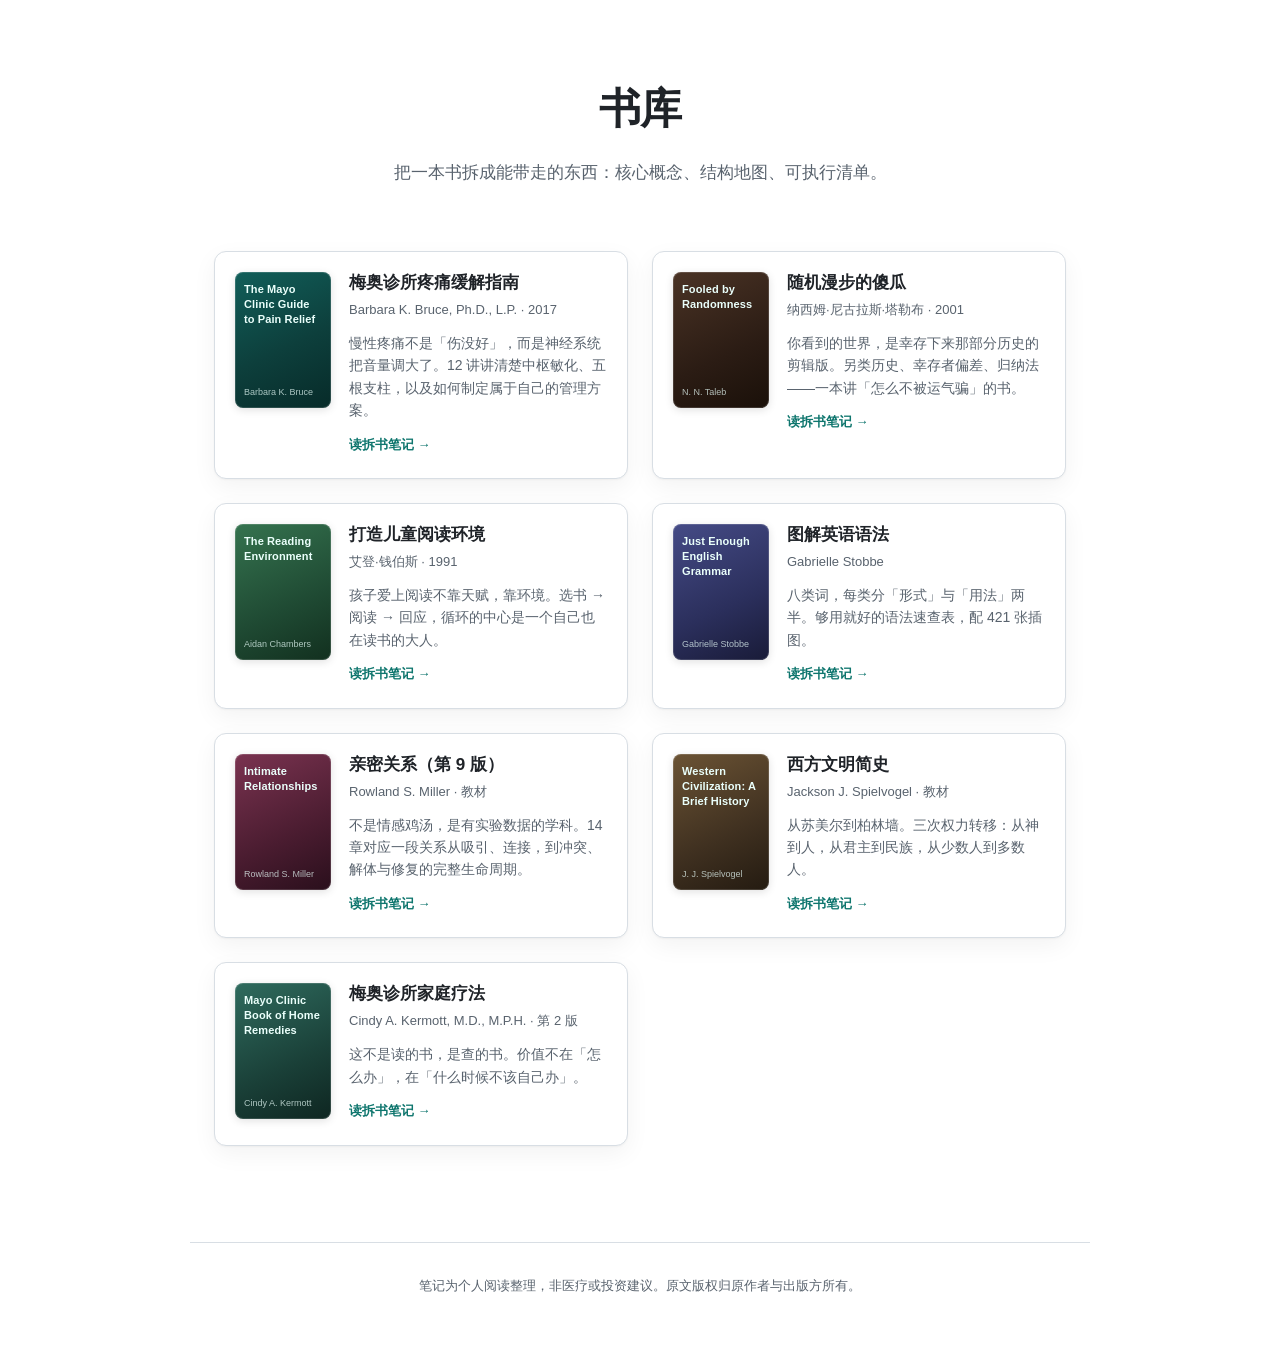
<file: index.html>
<!doctype html>
<html lang="zh-CN">
<head>
<meta charset="utf-8">
<meta name="viewport" content="width=device-width, initial-scale=1">
<title>书库 · 拆书笔记</title>
<link rel="stylesheet" href="assets/style.css">
</head>
<body>

<div class="hero">
  <h1>书库</h1>
  <p>把一本书拆成能带走的东西：核心概念、结构地图、可执行清单。</p>
</div>

<div class="book-grid">

  <a class="book-card" href="books/mayo-clinic-guide-to-pain-relief/index.html">
    <div class="book-cover">
      <span class="cv-title">The Mayo Clinic Guide to Pain Relief</span>
      <span class="cv-author">Barbara K. Bruce</span>
    </div>
    <div class="meta">
      <h3>梅奥诊所疼痛缓解指南</h3>
      <p class="author">Barbara K. Bruce, Ph.D., L.P. · 2017</p>
      <p class="blurb">慢性疼痛不是「伤没好」，而是神经系统把音量调大了。12 讲讲清楚中枢敏化、五根支柱，以及如何制定属于自己的管理方案。</p>
      <span class="cta">读拆书笔记 →</span>
    </div>
  </a>

  <a class="book-card" href="books/fooled-by-randomness/index.html">
    <div class="book-cover" style="background:linear-gradient(155deg,#4a3325 0%,#2b1c14 60%,#1a1009 100%)">
      <span class="cv-title">Fooled by Randomness</span>
      <span class="cv-author">N. N. Taleb</span>
    </div>
    <div class="meta">
      <h3>随机漫步的傻瓜</h3>
      <p class="author">纳西姆·尼古拉斯·塔勒布 · 2001</p>
      <p class="blurb">你看到的世界，是幸存下来那部分历史的剪辑版。另类历史、幸存者偏差、归纳法——一本讲「怎么不被运气骗」的书。</p>
      <span class="cta">读拆书笔记 →</span>
    </div>
  </a>

  <a class="book-card" href="books/creating-reading-environments/index.html">
    <div class="book-cover" style="background:linear-gradient(155deg,#35734f 0%,#1f4a33 60%,#12301f 100%)">
      <span class="cv-title">The Reading Environment</span>
      <span class="cv-author">Aidan Chambers</span>
    </div>
    <div class="meta">
      <h3>打造儿童阅读环境</h3>
      <p class="author">艾登·钱伯斯 · 1991</p>
      <p class="blurb">孩子爱上阅读不靠天赋，靠环境。选书 → 阅读 → 回应，循环的中心是一个自己也在读书的大人。</p>
      <span class="cta">读拆书笔记 →</span>
    </div>
  </a>

  <a class="book-card" href="books/just-enough-english-grammar/index.html">
    <div class="book-cover" style="background:linear-gradient(155deg,#454b86 0%,#2b2f5c 60%,#191b38 100%)">
      <span class="cv-title">Just Enough English Grammar</span>
      <span class="cv-author">Gabrielle Stobbe</span>
    </div>
    <div class="meta">
      <h3>图解英语语法</h3>
      <p class="author">Gabrielle Stobbe</p>
      <p class="blurb">八类词，每类分「形式」与「用法」两半。够用就好的语法速查表，配 421 张插图。</p>
      <span class="cta">读拆书笔记 →</span>
    </div>
  </a>

  <a class="book-card" href="books/intimate-relationships/index.html">
    <div class="book-cover" style="background:linear-gradient(155deg,#7a3350 0%,#4a1c30 60%,#2a0f1c 100%)">
      <span class="cv-title">Intimate Relationships</span>
      <span class="cv-author">Rowland S. Miller</span>
    </div>
    <div class="meta">
      <h3>亲密关系（第 9 版）</h3>
      <p class="author">Rowland S. Miller · 教材</p>
      <p class="blurb">不是情感鸡汤，是有实验数据的学科。14 章对应一段关系从吸引、连接，到冲突、解体与修复的完整生命周期。</p>
      <span class="cta">读拆书笔记 →</span>
    </div>
  </a>

  <a class="book-card" href="books/western-civilization/index.html">
    <div class="book-cover" style="background:linear-gradient(155deg,#6b5334 0%,#3f3020 60%,#241b11 100%)">
      <span class="cv-title">Western Civilization: A Brief History</span>
      <span class="cv-author">J. J. Spielvogel</span>
    </div>
    <div class="meta">
      <h3>西方文明简史</h3>
      <p class="author">Jackson J. Spielvogel · 教材</p>
      <p class="blurb">从苏美尔到柏林墙。三次权力转移：从神到人，从君主到民族，从少数人到多数人。</p>
      <span class="cta">读拆书笔记 →</span>
    </div>
  </a>

  <a class="book-card" href="books/mayo-clinic-home-remedies/index.html">
    <div class="book-cover" style="background:linear-gradient(155deg,#2f6b5e 0%,#1a4038 60%,#0e2621 100%)">
      <span class="cv-title">Mayo Clinic Book of Home Remedies</span>
      <span class="cv-author">Cindy A. Kermott</span>
    </div>
    <div class="meta">
      <h3>梅奥诊所家庭疗法</h3>
      <p class="author">Cindy A. Kermott, M.D., M.P.H. · 第 2 版</p>
      <p class="blurb">这不是读的书，是查的书。价值不在「怎么办」，在「什么时候不该自己办」。</p>
      <span class="cta">读拆书笔记 →</span>
    </div>
  </a>

</div>

<footer>
  笔记为个人阅读整理，非医疗或投资建议。原文版权归原作者与出版方所有。
</footer>

</body>
</html>
</file>
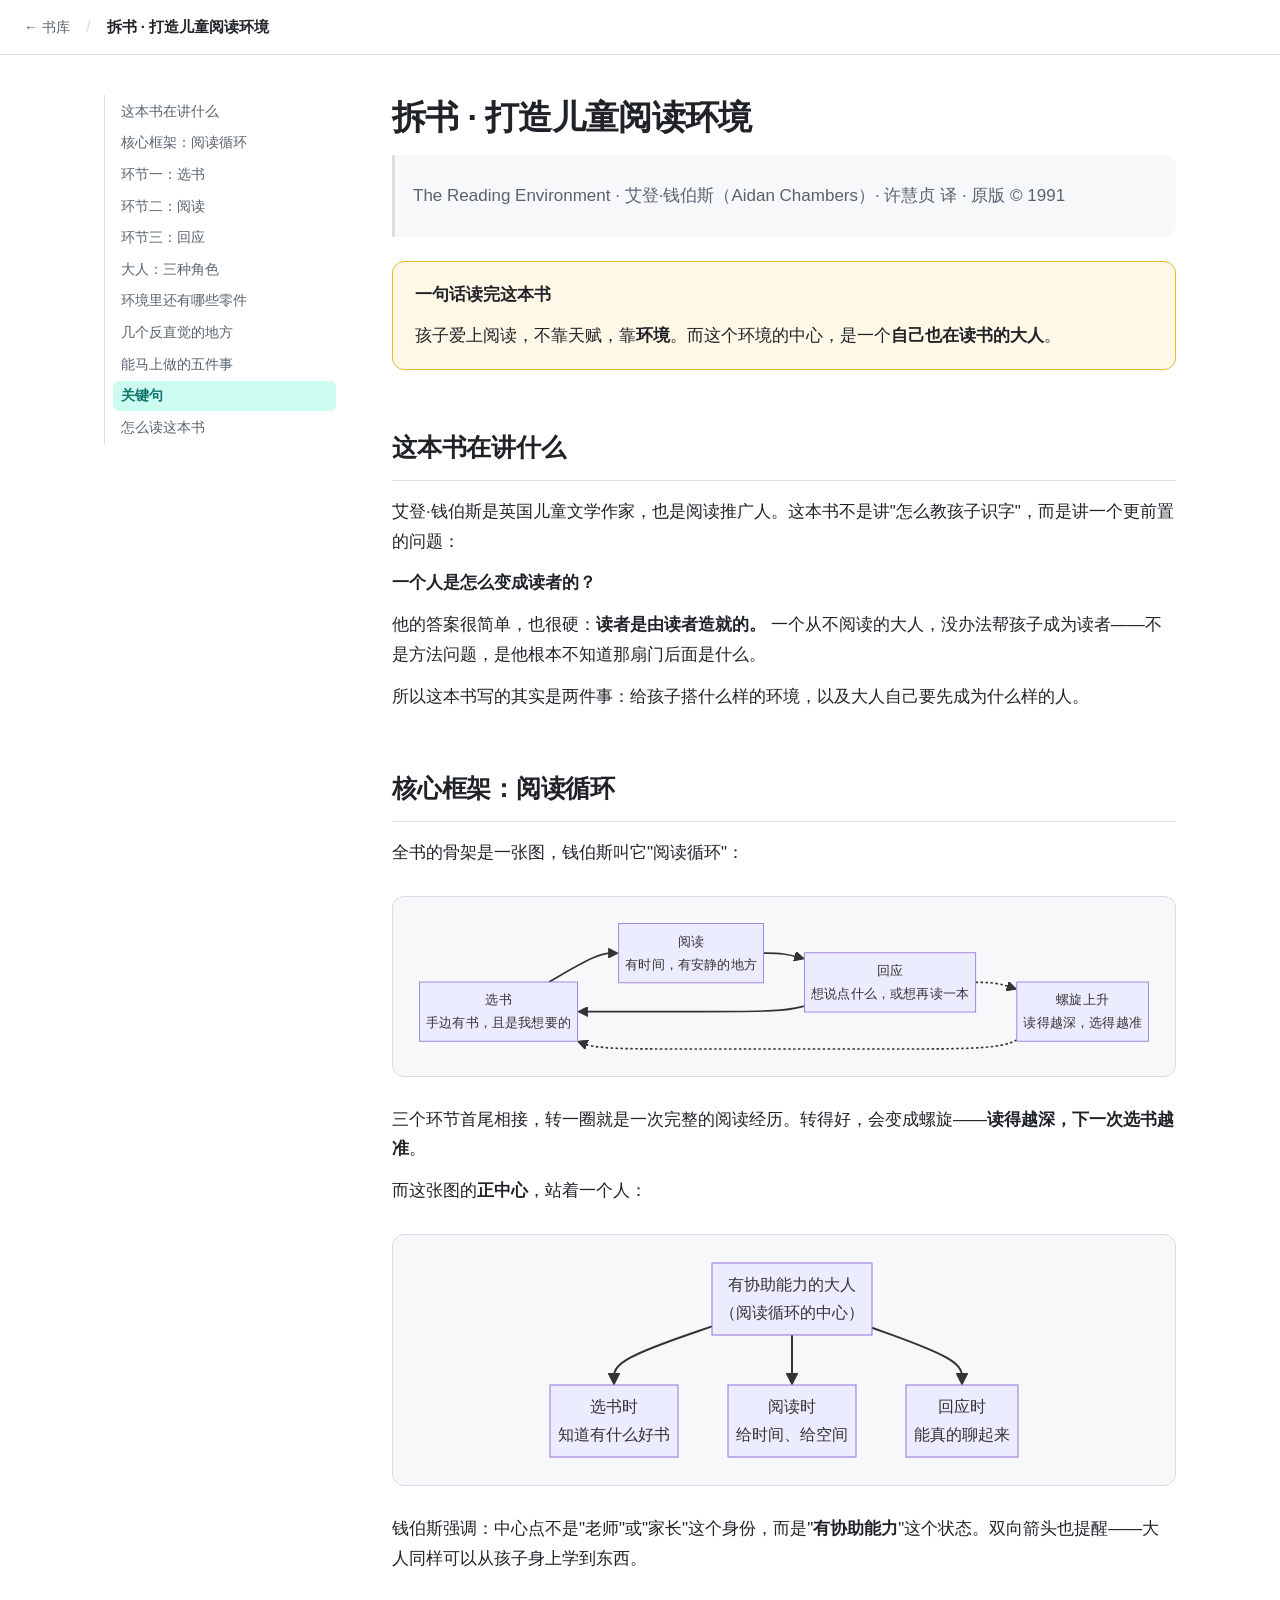
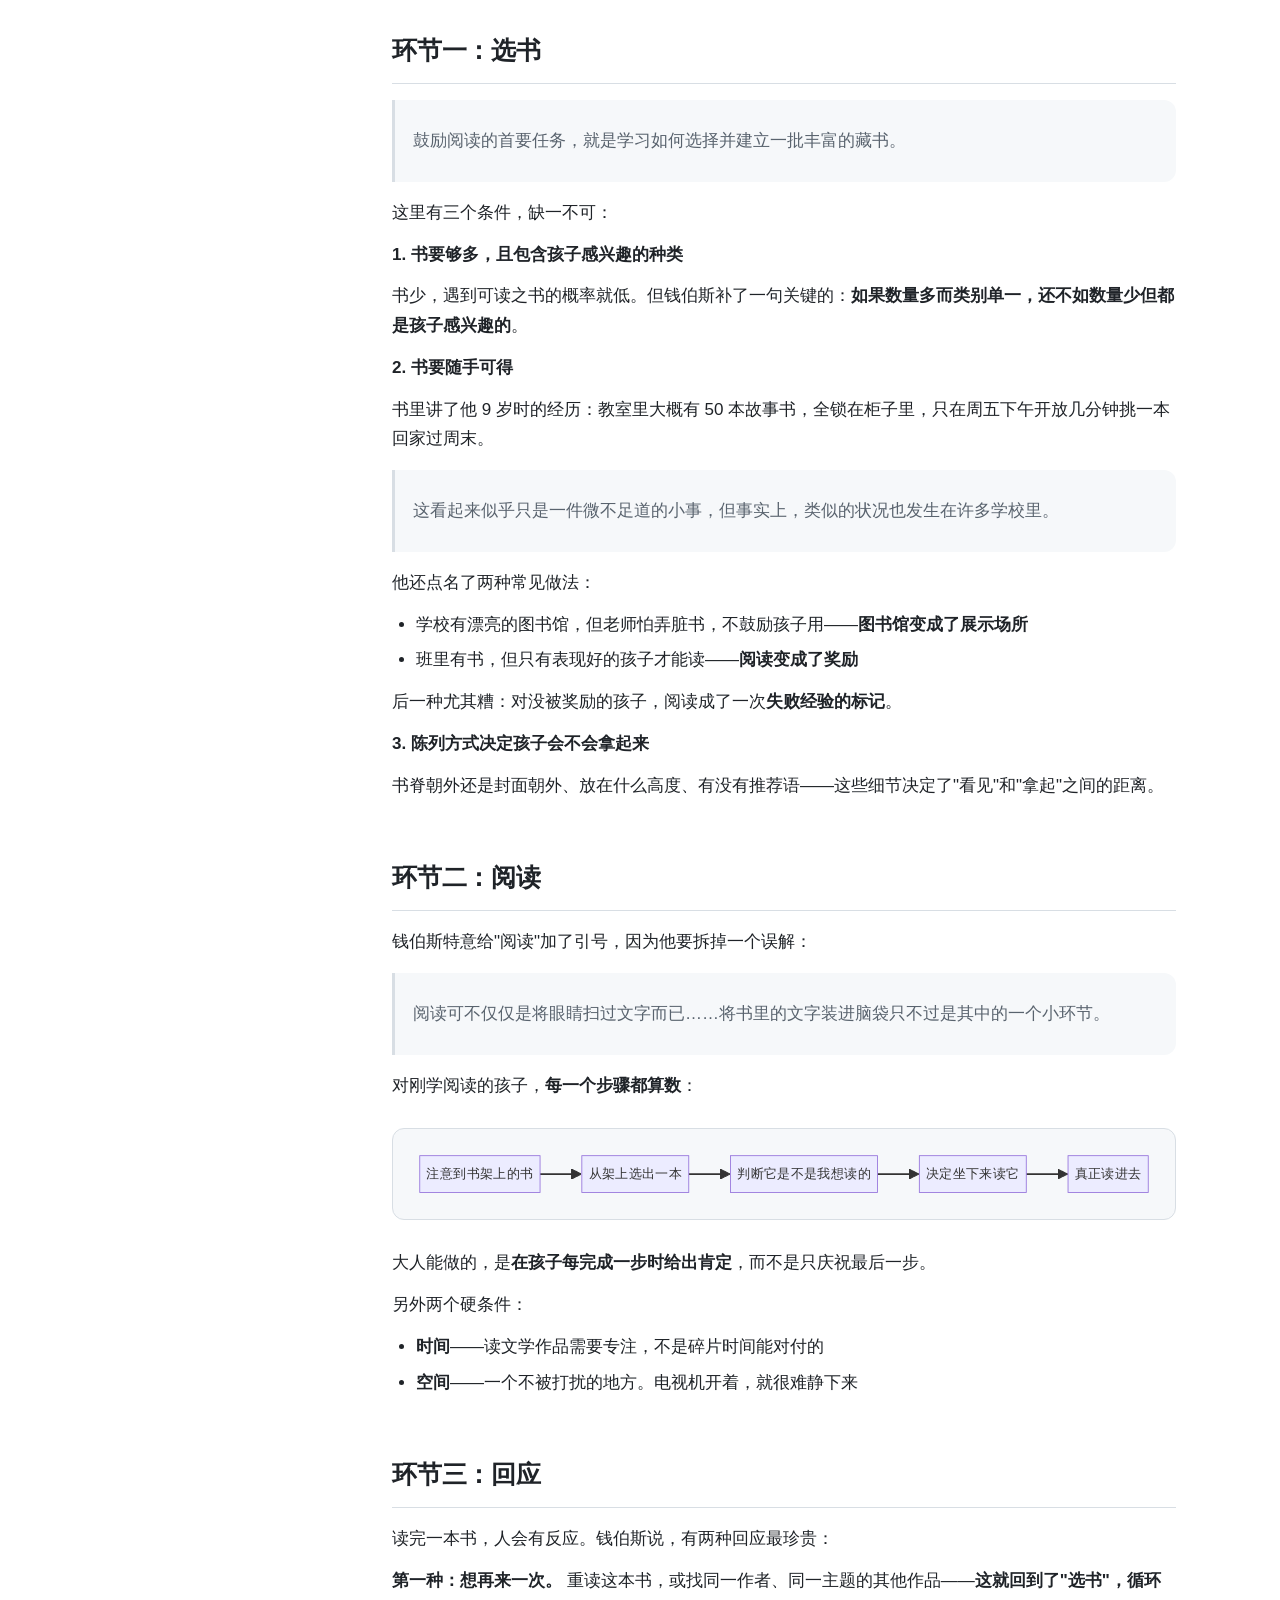
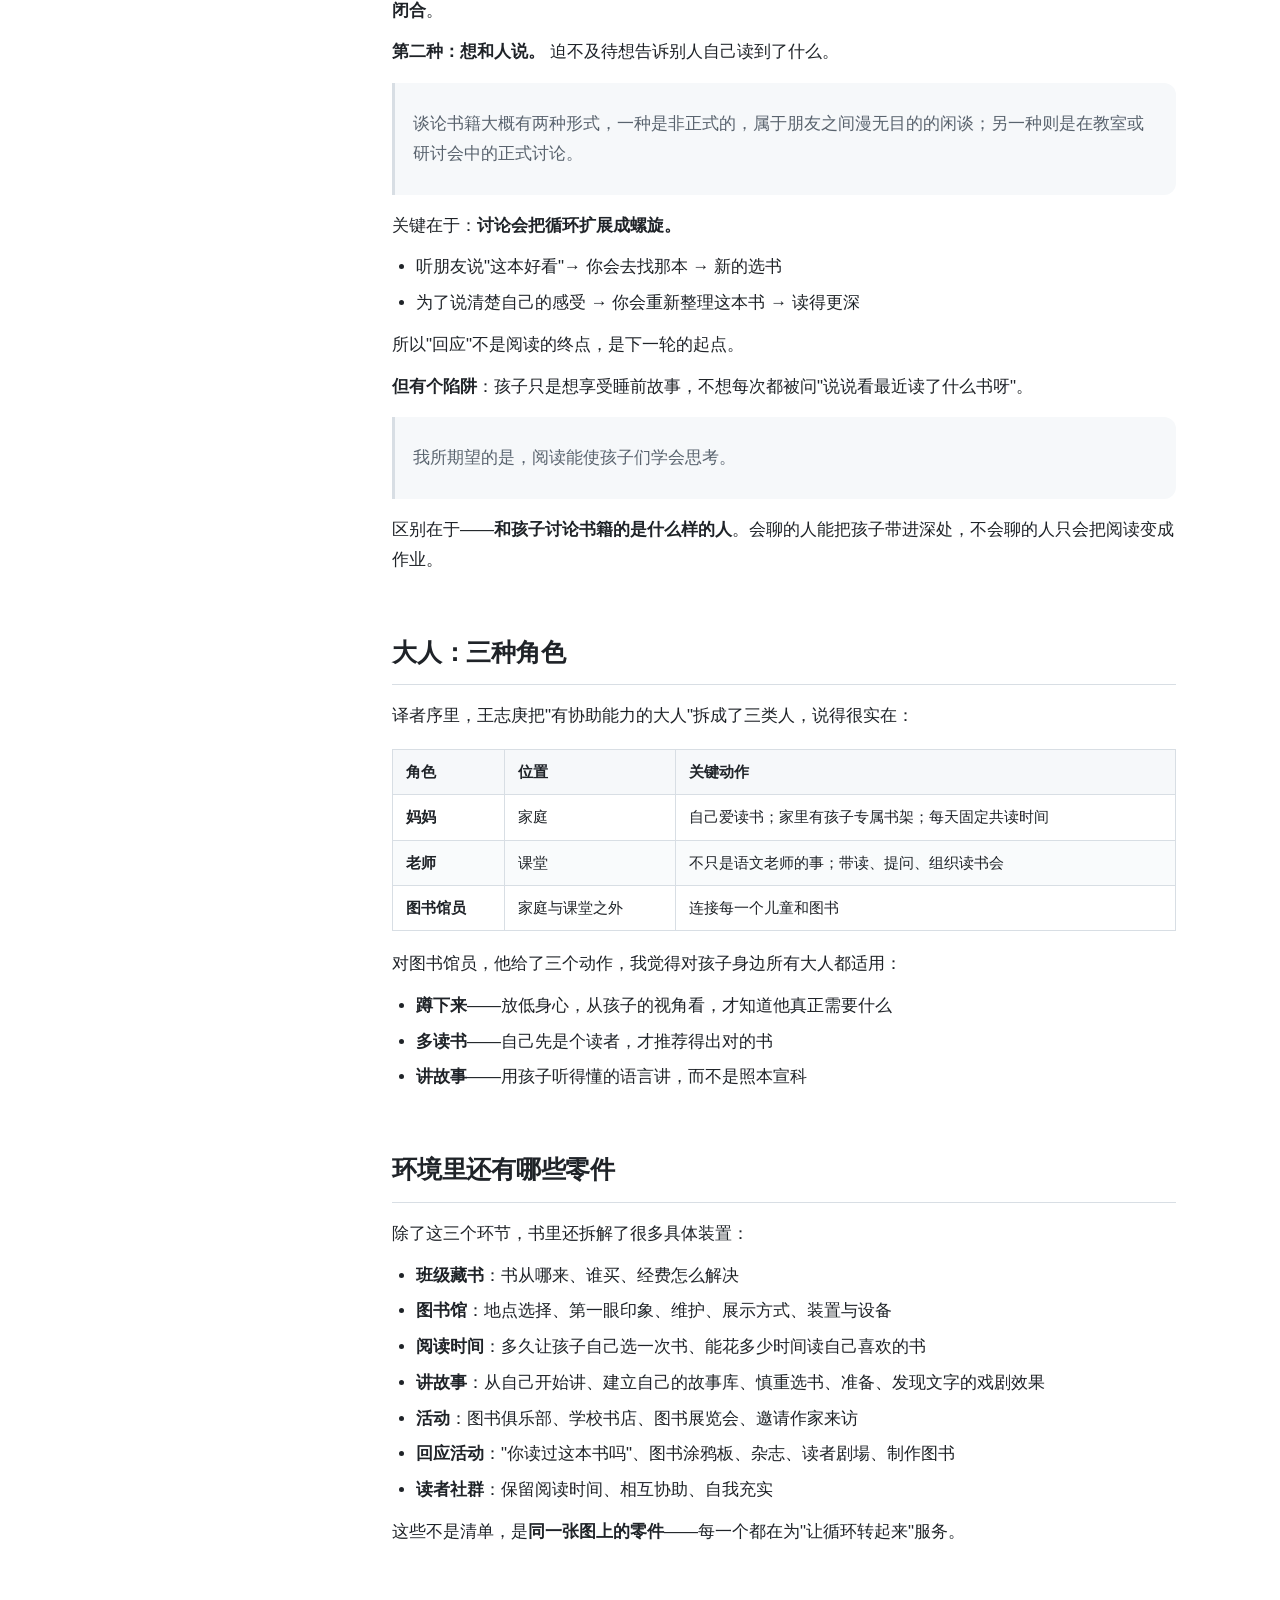
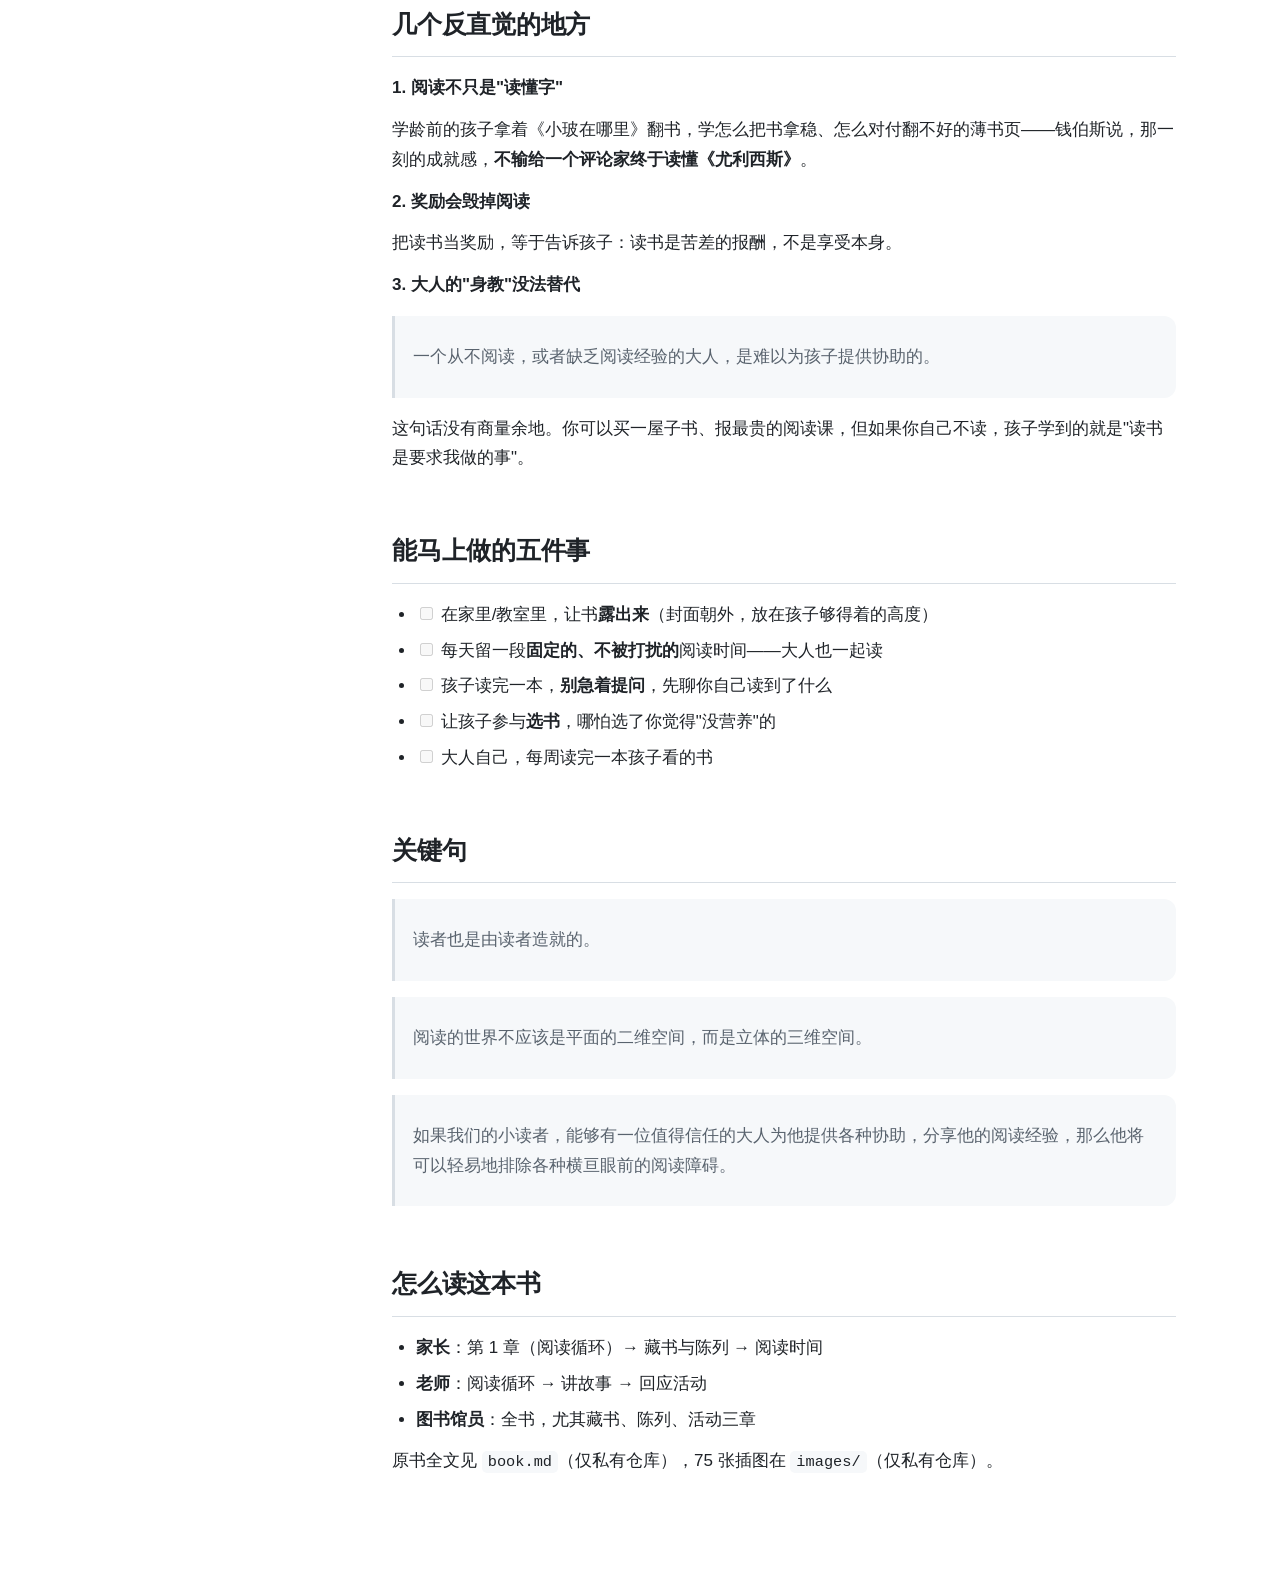
<file: books/creating-reading-environments/index.html>
<!doctype html>
<html lang="zh-CN">
<head>
<meta charset="utf-8">
<meta name="viewport" content="width=device-width, initial-scale=1">
<title>拆书 · 打造儿童阅读环境</title>
<link rel="stylesheet" href="../../assets/style.css">
</head>
<body>

<header class="topbar">
  <a href="../../index.html">&larr; 书库</a>
  <span class="sep">/</span>
  <span class="title">拆书 · 打造儿童阅读环境</span>
  <span style="flex:1"></span>
  
</header>

<div class="layout">
  <aside id="toc"></aside>
  <main id="content"></main>
</div>

<!-- 内容来源：notes.md。修改请改 notes.md，然后运行 tools/build.cmd 重新生成。 -->
<script id="md" type="text/markdown">
# 拆书 · 打造儿童阅读环境

> The Reading Environment · 艾登·钱伯斯（Aidan Chambers）· 许慧贞 译 · 原版 © 1991

<div class="callout">

**一句话读完这本书**

孩子爱上阅读，不靠天赋，靠**环境**。而这个环境的中心，是一个**自己也在读书的大人**。

</div>

## 这本书在讲什么

艾登·钱伯斯是英国儿童文学作家，也是阅读推广人。这本书不是讲"怎么教孩子识字"，而是讲一个更前置的问题：

**一个人是怎么变成读者的？**

他的答案很简单，也很硬：**读者是由读者造就的。** 一个从不阅读的大人，没办法帮孩子成为读者——不是方法问题，是他根本不知道那扇门后面是什么。

所以这本书写的其实是两件事：给孩子搭什么样的环境，以及大人自己要先成为什么样的人。

## 核心框架：阅读循环

全书的骨架是一张图，钱伯斯叫它"阅读循环"：

```mermaid
flowchart LR
    A["选书<br/>手边有书，且是我想要的"] --> B["阅读<br/>有时间，有安静的地方"]
    B --> C["回应<br/>想说点什么，或想再读一本"]
    C --> A
    C -.-> S["螺旋上升<br/>读得越深，选得越准"]
    S -.-> A
```

三个环节首尾相接，转一圈就是一次完整的阅读经历。转得好，会变成螺旋——**读得越深，下一次选书越准**。

而这张图的**正中心**，站着一个人：

```mermaid
flowchart TD
    C["有协助能力的大人<br/>（阅读循环的中心）"]
    C --> A["选书时<br/>知道有什么好书"]
    C --> B["阅读时<br/>给时间、给空间"]
    C --> R["回应时<br/>能真的聊起来"]
```

钱伯斯强调：中心点不是"老师"或"家长"这个身份，而是"**有协助能力**"这个状态。双向箭头也提醒——大人同样可以从孩子身上学到东西。

## 环节一：选书

> 鼓励阅读的首要任务，就是学习如何选择并建立一批丰富的藏书。

这里有三个条件，缺一不可：

**1. 书要够多，且包含孩子感兴趣的种类**

书少，遇到可读之书的概率就低。但钱伯斯补了一句关键的：**如果数量多而类别单一，还不如数量少但都是孩子感兴趣的**。

**2. 书要随手可得**

书里讲了他 9 岁时的经历：教室里大概有 50 本故事书，全锁在柜子里，只在周五下午开放几分钟挑一本回家过周末。

> 这看起来似乎只是一件微不足道的小事，但事实上，类似的状况也发生在许多学校里。

他还点名了两种常见做法：

- 学校有漂亮的图书馆，但老师怕弄脏书，不鼓励孩子用——**图书馆变成了展示场所**
- 班里有书，但只有表现好的孩子才能读——**阅读变成了奖励**

后一种尤其糟：对没被奖励的孩子，阅读成了一次**失败经验的标记**。

**3. 陈列方式决定孩子会不会拿起来**

书脊朝外还是封面朝外、放在什么高度、有没有推荐语——这些细节决定了"看见"和"拿起"之间的距离。

## 环节二：阅读

钱伯斯特意给"阅读"加了引号，因为他要拆掉一个误解：

> 阅读可不仅仅是将眼睛扫过文字而已……将书里的文字装进脑袋只不过是其中的一个小环节。

对刚学阅读的孩子，**每一个步骤都算数**：

```mermaid
flowchart LR
    A["注意到书架上的书"] --> B["从架上选出一本"]
    B --> C["判断它是不是我想读的"]
    C --> D["决定坐下来读它"]
    D --> E["真正读进去"]
```

大人能做的，是**在孩子每完成一步时给出肯定**，而不是只庆祝最后一步。

另外两个硬条件：

- **时间**——读文学作品需要专注，不是碎片时间能对付的
- **空间**——一个不被打扰的地方。电视机开着，就很难静下来

## 环节三：回应

读完一本书，人会有反应。钱伯斯说，有两种回应最珍贵：

**第一种：想再来一次。** 重读这本书，或找同一作者、同一主题的其他作品——**这就回到了"选书"，循环闭合**。

**第二种：想和人说。** 迫不及待想告诉别人自己读到了什么。

> 谈论书籍大概有两种形式，一种是非正式的，属于朋友之间漫无目的的闲谈；另一种则是在教室或研讨会中的正式讨论。

关键在于：**讨论会把循环扩展成螺旋。**

- 听朋友说"这本好看"→ 你会去找那本 → 新的选书
- 为了说清楚自己的感受 → 你会重新整理这本书 → 读得更深

所以"回应"不是阅读的终点，是下一轮的起点。

**但有个陷阱**：孩子只是想享受睡前故事，不想每次都被问"说说看最近读了什么书呀"。

> 我所期望的是，阅读能使孩子们学会思考。

区别在于——**和孩子讨论书籍的是什么样的人**。会聊的人能把孩子带进深处，不会聊的人只会把阅读变成作业。

## 大人：三种角色

译者序里，王志庚把"有协助能力的大人"拆成了三类人，说得很实在：

| 角色 | 位置 | 关键动作 |
|---|---|---|
| **妈妈** | 家庭 | 自己爱读书；家里有孩子专属书架；每天固定共读时间 |
| **老师** | 课堂 | 不只是语文老师的事；带读、提问、组织读书会 |
| **图书馆员** | 家庭与课堂之外 | 连接每一个儿童和图书 |

对图书馆员，他给了三个动作，我觉得对孩子身边所有大人都适用：

- **蹲下来**——放低身心，从孩子的视角看，才知道他真正需要什么
- **多读书**——自己先是个读者，才推荐得出对的书
- **讲故事**——用孩子听得懂的语言讲，而不是照本宣科

## 环境里还有哪些零件

除了这三个环节，书里还拆解了很多具体装置：

- **班级藏书**：书从哪来、谁买、经费怎么解决
- **图书馆**：地点选择、第一眼印象、维护、展示方式、装置与设备
- **阅读时间**：多久让孩子自己选一次书、能花多少时间读自己喜欢的书
- **讲故事**：从自己开始讲、建立自己的故事库、慎重选书、准备、发现文字的戏剧效果
- **活动**：图书俱乐部、学校书店、图书展览会、邀请作家来访
- **回应活动**："你读过这本书吗"、图书涂鸦板、杂志、读者剧場、制作图书
- **读者社群**：保留阅读时间、相互协助、自我充实

这些不是清单，是**同一张图上的零件**——每一个都在为"让循环转起来"服务。

## 几个反直觉的地方

**1. 阅读不只是"读懂字"**

学龄前的孩子拿着《小玻在哪里》翻书，学怎么把书拿稳、怎么对付翻不好的薄书页——钱伯斯说，那一刻的成就感，**不输给一个评论家终于读懂《尤利西斯》**。

**2. 奖励会毁掉阅读**

把读书当奖励，等于告诉孩子：读书是苦差的报酬，不是享受本身。

**3. 大人的"身教"没法替代**

> 一个从不阅读，或者缺乏阅读经验的大人，是难以为孩子提供协助的。

这句话没有商量余地。你可以买一屋子书、报最贵的阅读课，但如果你自己不读，孩子学到的就是"读书是要求我做的事"。

## 能马上做的五件事

- [ ] 在家里/教室里，让书**露出来**（封面朝外，放在孩子够得着的高度）
- [ ] 每天留一段**固定的、不被打扰的**阅读时间——大人也一起读
- [ ] 孩子读完一本，**别急着提问**，先聊你自己读到了什么
- [ ] 让孩子参与**选书**，哪怕选了你觉得"没营养"的
- [ ] 大人自己，每周读完一本孩子看的书

## 关键句

> 读者也是由读者造就的。

> 阅读的世界不应该是平面的二维空间，而是立体的三维空间。

> 如果我们的小读者，能够有一位值得信任的大人为他提供各种协助，分享他的阅读经验，那么他将可以轻易地排除各种横亘眼前的阅读障碍。

## 怎么读这本书

- **家长**：第 1 章（阅读循环）→ 藏书与陈列 → 阅读时间
- **老师**：阅读循环 → 讲故事 → 回应活动
- **图书馆员**：全书，尤其藏书、陈列、活动三章

原书全文见 `book.md`（仅私有仓库），75 张插图在 `images/`（仅私有仓库）。

</script>

<script src="../../assets/vendor/marked.min.js"></script>
<script src="../../assets/vendor/mermaid.min.js"></script>
<script src="../../assets/site.js"></script>
</body>
</html>
</file>
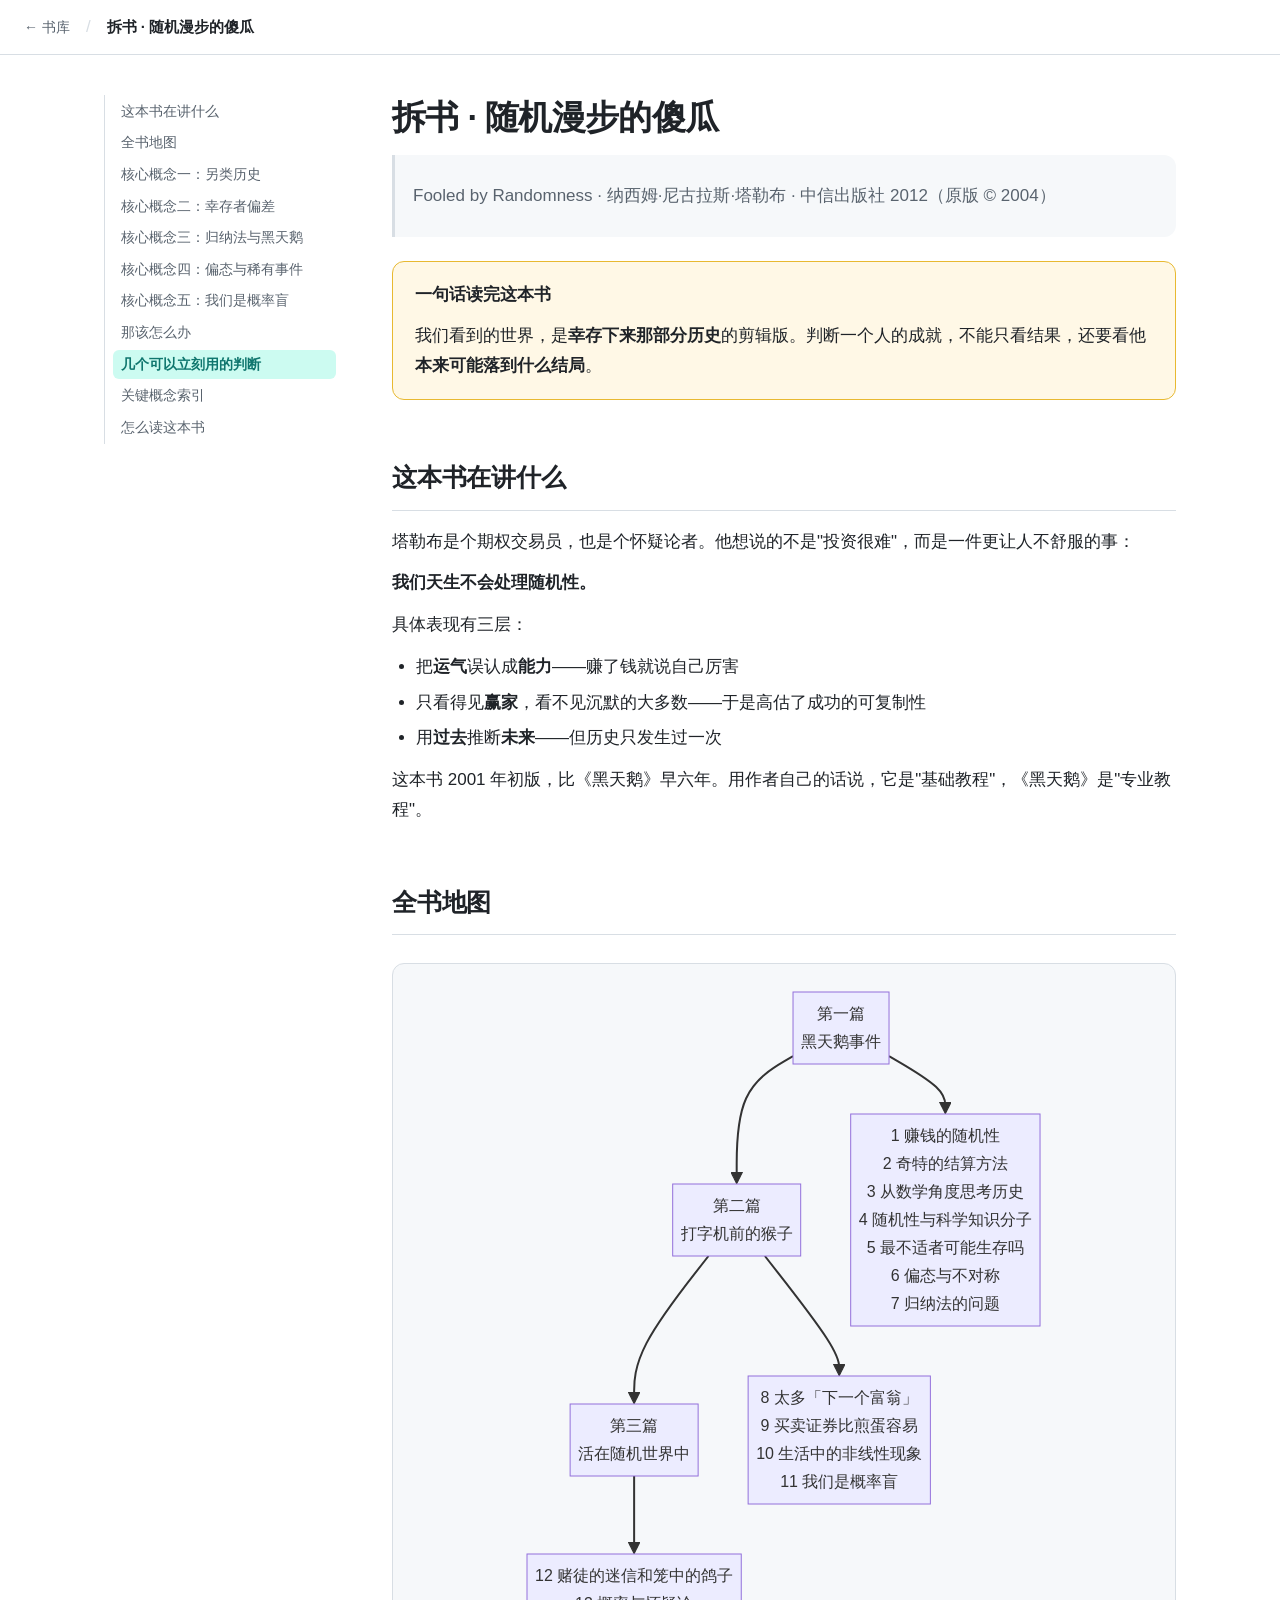
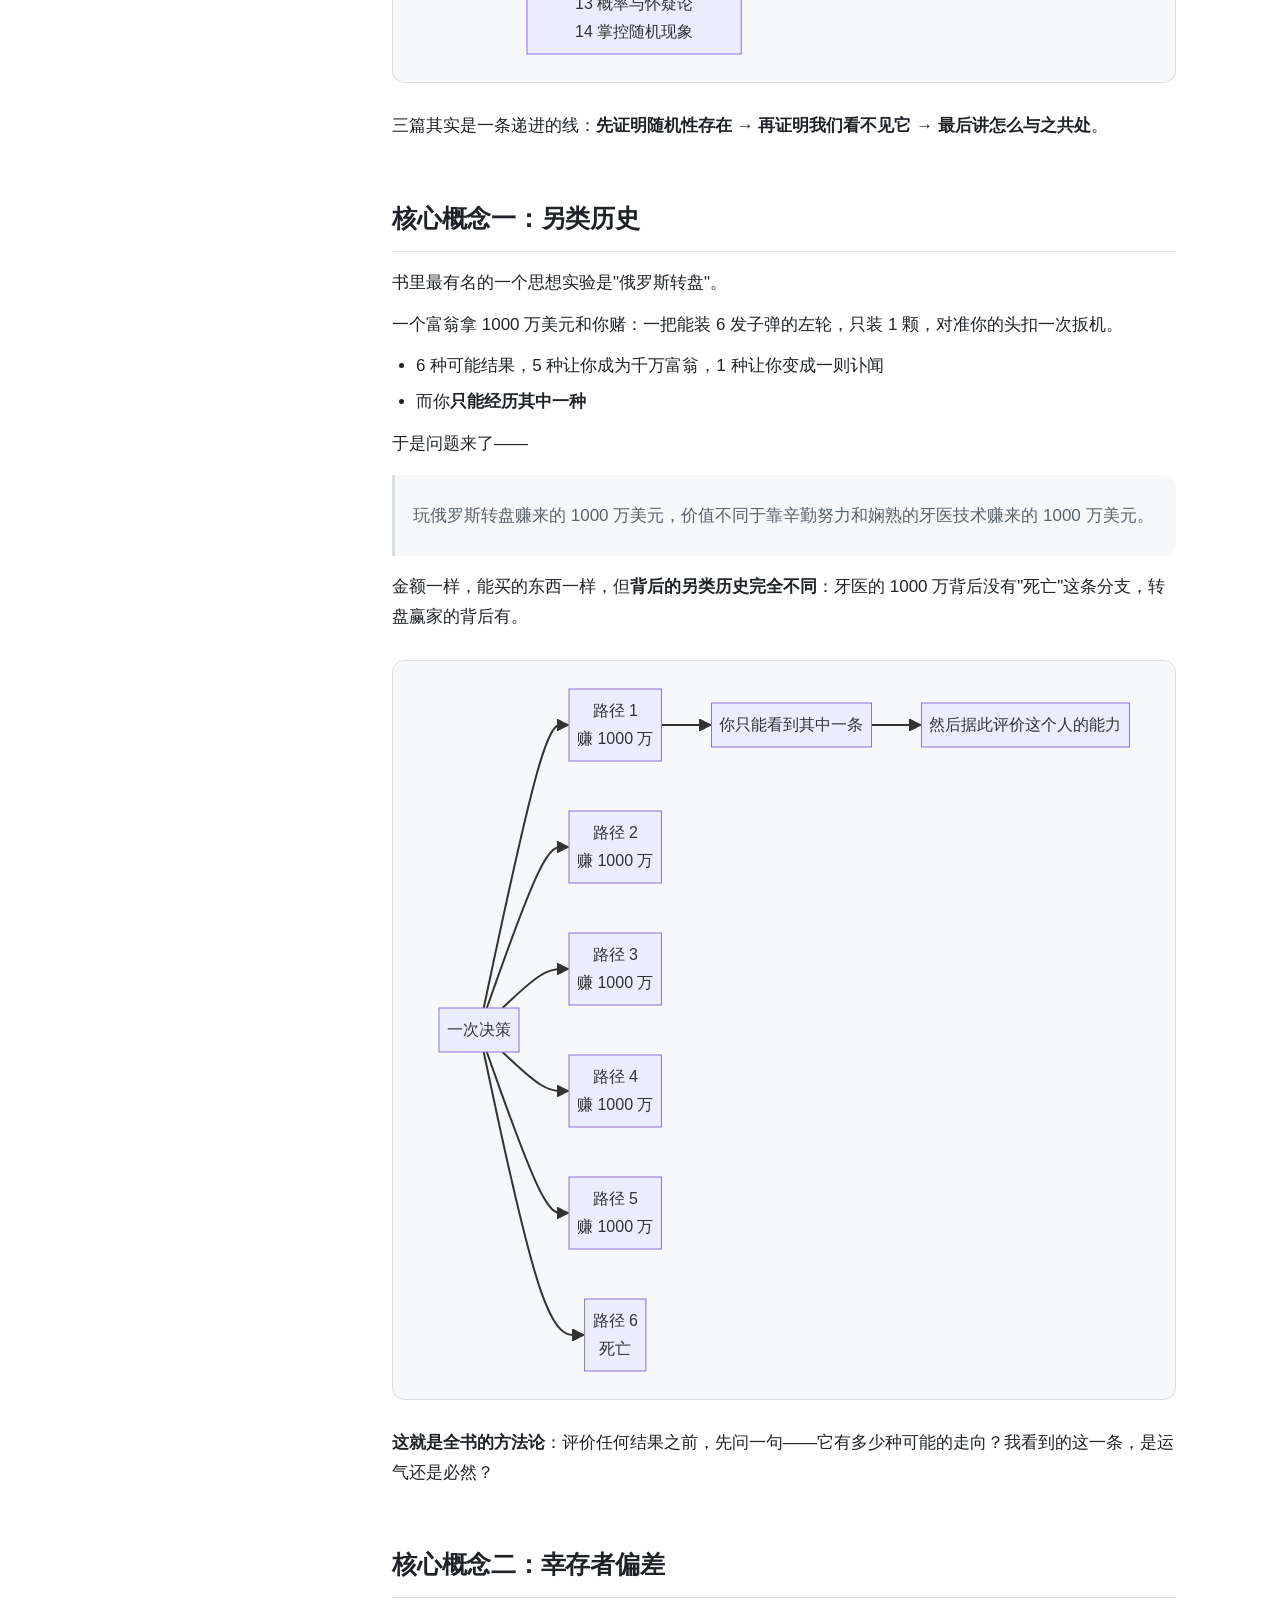
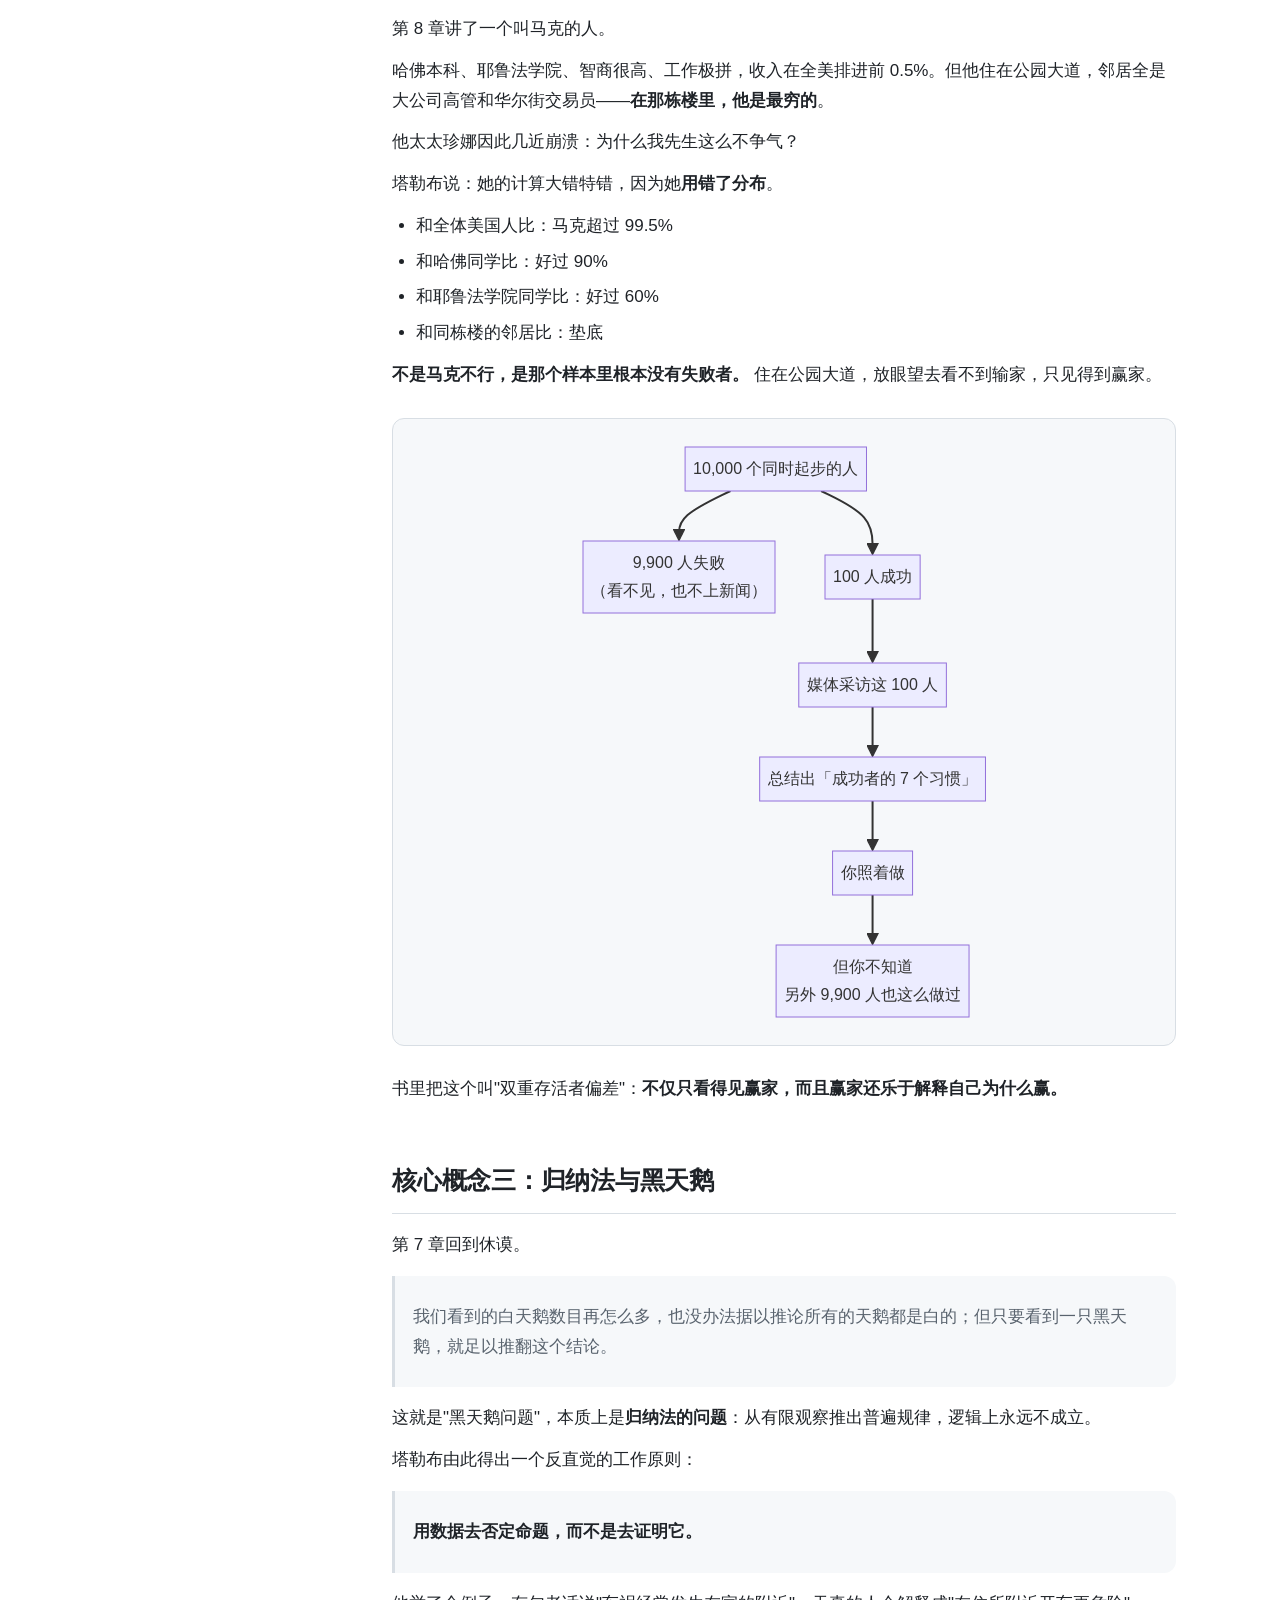
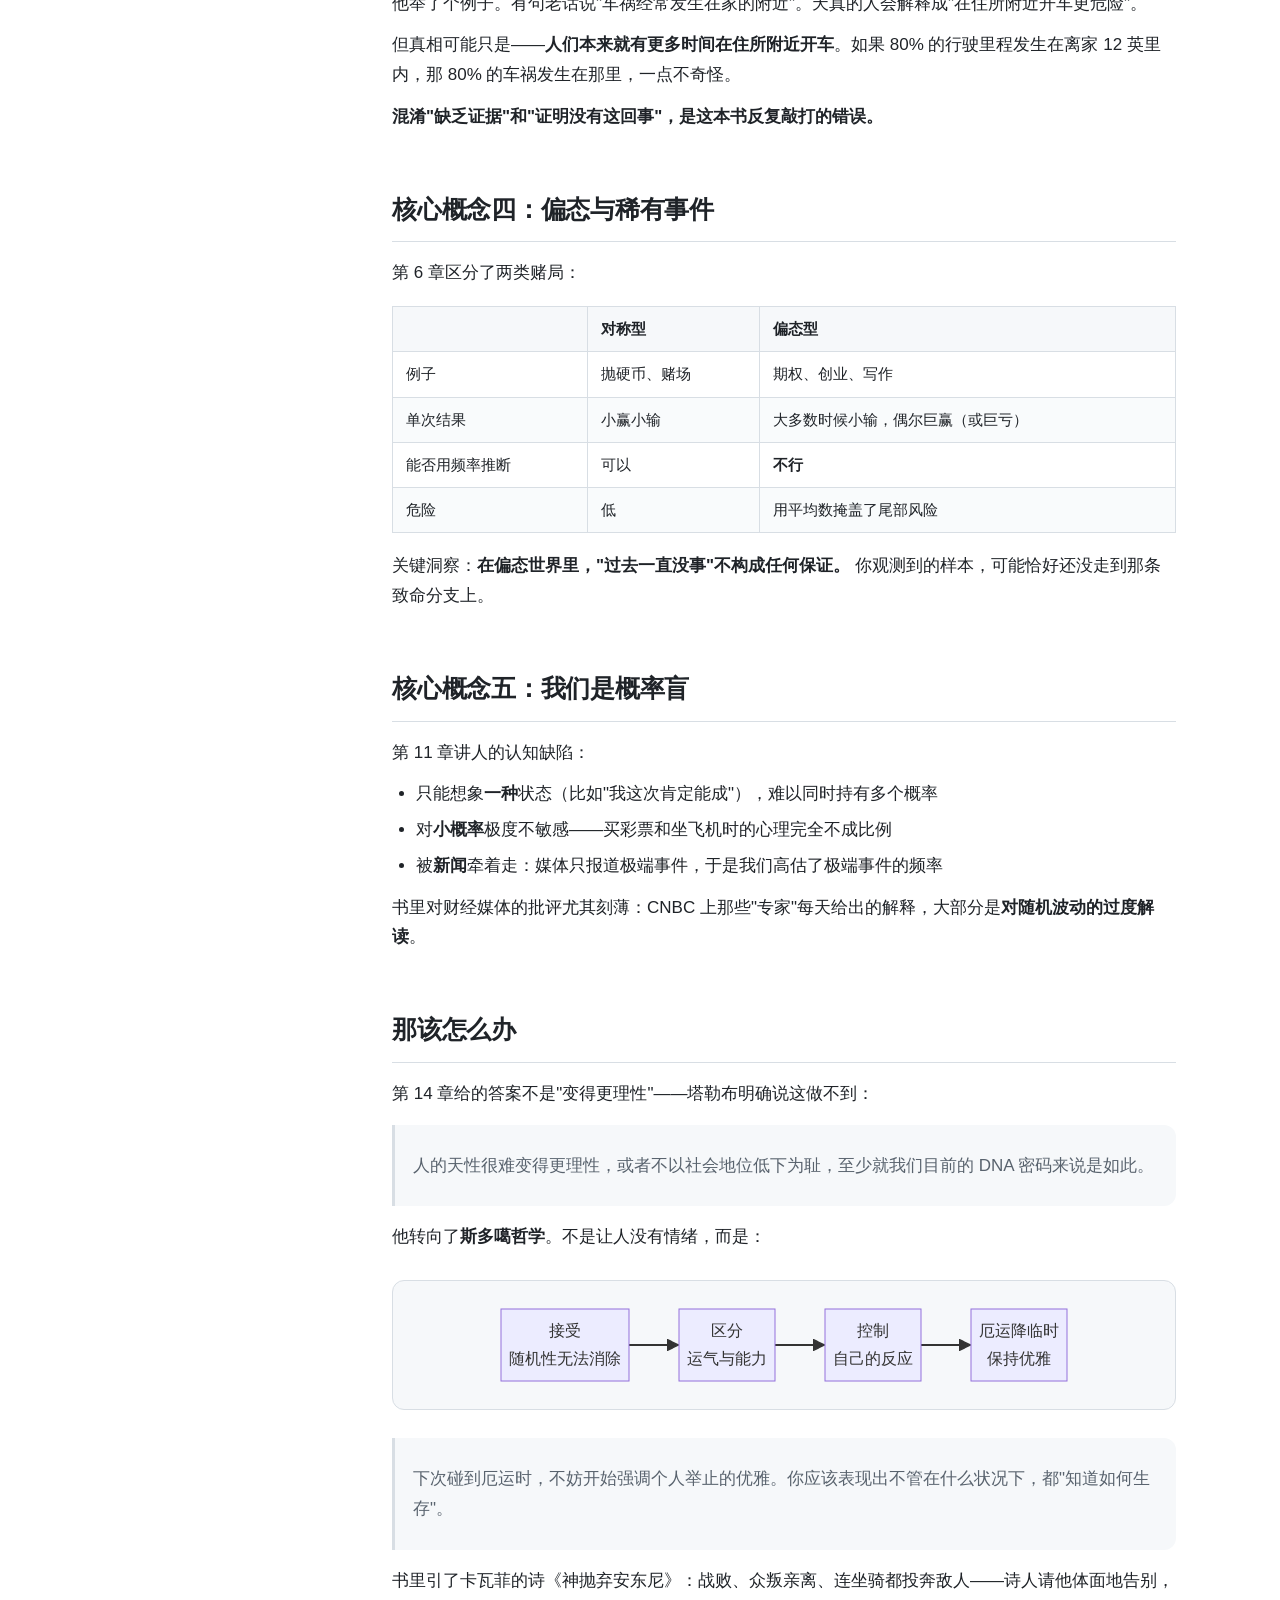
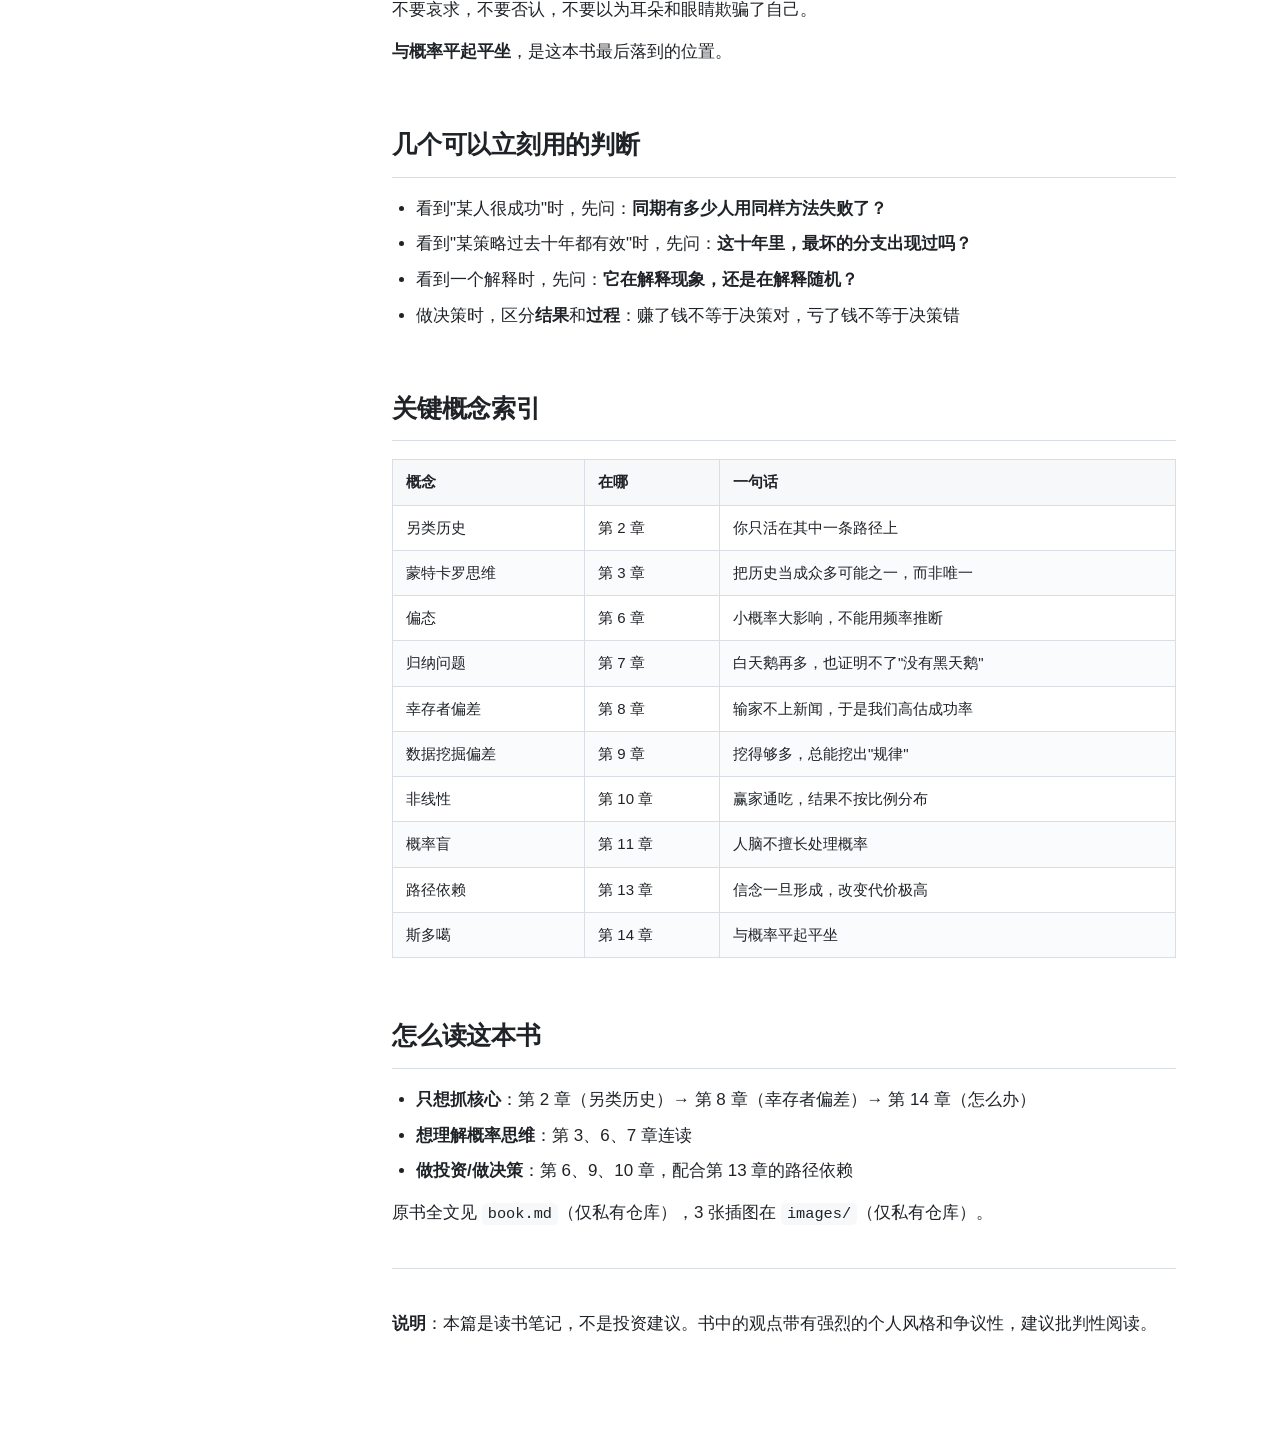
<file: books/fooled-by-randomness/index.html>
<!doctype html>
<html lang="zh-CN">
<head>
<meta charset="utf-8">
<meta name="viewport" content="width=device-width, initial-scale=1">
<title>拆书 · 随机漫步的傻瓜</title>
<link rel="stylesheet" href="../../assets/style.css">
</head>
<body>

<header class="topbar">
  <a href="../../index.html">&larr; 书库</a>
  <span class="sep">/</span>
  <span class="title">拆书 · 随机漫步的傻瓜</span>
  <span style="flex:1"></span>
  
</header>

<div class="layout">
  <aside id="toc"></aside>
  <main id="content"></main>
</div>

<!-- 内容来源：notes.md。修改请改 notes.md，然后运行 tools/build.cmd 重新生成。 -->
<script id="md" type="text/markdown">
# 拆书 · 随机漫步的傻瓜

> Fooled by Randomness · 纳西姆·尼古拉斯·塔勒布 · 中信出版社 2012（原版 © 2004）

<div class="callout">

**一句话读完这本书**

我们看到的世界，是**幸存下来那部分历史**的剪辑版。判断一个人的成就，不能只看结果，还要看他**本来可能落到什么结局**。

</div>

## 这本书在讲什么

塔勒布是个期权交易员，也是个怀疑论者。他想说的不是"投资很难"，而是一件更让人不舒服的事：

**我们天生不会处理随机性。**

具体表现有三层：

- 把**运气**误认成**能力**——赚了钱就说自己厉害
- 只看得见**赢家**，看不见沉默的大多数——于是高估了成功的可复制性
- 用**过去**推断**未来**——但历史只发生过一次

这本书 2001 年初版，比《黑天鹅》早六年。用作者自己的话说，它是"基础教程"，《黑天鹅》是"专业教程"。

## 全书地图

```mermaid
flowchart TD
    A["第一篇<br/>黑天鹅事件"] --> B["第二篇<br/>打字机前的猴子"]
    B --> C["第三篇<br/>活在随机世界中"]
    A --> A1["1 赚钱的随机性<br/>2 奇特的结算方法<br/>3 从数学角度思考历史<br/>4 随机性与科学知识分子<br/>5 最不适者可能生存吗<br/>6 偏态与不对称<br/>7 归纳法的问题"]
    B --> B1["8 太多「下一个富翁」<br/>9 买卖证券比煎蛋容易<br/>10 生活中的非线性现象<br/>11 我们是概率盲"]
    C --> C1["12 赌徒的迷信和笼中的鸽子<br/>13 概率与怀疑论<br/>14 掌控随机现象"]
```

三篇其实是一条递进的线：**先证明随机性存在 → 再证明我们看不见它 → 最后讲怎么与之共处**。

## 核心概念一：另类历史

书里最有名的一个思想实验是"俄罗斯转盘"。

一个富翁拿 1000 万美元和你赌：一把能装 6 发子弹的左轮，只装 1 颗，对准你的头扣一次扳机。

- 6 种可能结果，5 种让你成为千万富翁，1 种让你变成一则讣闻
- 而你**只能经历其中一种**

于是问题来了——

> 玩俄罗斯转盘赚来的 1000 万美元，价值不同于靠辛勤努力和娴熟的牙医技术赚来的 1000 万美元。

金额一样，能买的东西一样，但**背后的另类历史完全不同**：牙医的 1000 万背后没有"死亡"这条分支，转盘赢家的背后有。

```mermaid
flowchart LR
    D["一次决策"] --> P1["路径 1<br/>赚 1000 万"]
    D --> P2["路径 2<br/>赚 1000 万"]
    D --> P3["路径 3<br/>赚 1000 万"]
    D --> P4["路径 4<br/>赚 1000 万"]
    D --> P5["路径 5<br/>赚 1000 万"]
    D --> P6["路径 6<br/>死亡"]
    P1 --> R["你只能看到其中一条"]
    R --> J["然后据此评价这个人的能力"]
```

**这就是全书的方法论**：评价任何结果之前，先问一句——它有多少种可能的走向？我看到的这一条，是运气还是必然？

## 核心概念二：幸存者偏差

第 8 章讲了一个叫马克的人。

哈佛本科、耶鲁法学院、智商很高、工作极拼，收入在全美排进前 0.5%。但他住在公园大道，邻居全是大公司高管和华尔街交易员——**在那栋楼里，他是最穷的**。

他太太珍娜因此几近崩溃：为什么我先生这么不争气？

塔勒布说：她的计算大错特错，因为她**用错了分布**。

- 和全体美国人比：马克超过 99.5%
- 和哈佛同学比：好过 90%
- 和耶鲁法学院同学比：好过 60%
- 和同栋楼的邻居比：垫底

**不是马克不行，是那个样本里根本没有失败者。** 住在公园大道，放眼望去看不到输家，只见得到赢家。

```mermaid
flowchart TD
    A["10,000 个同时起步的人"] --> B["9,900 人失败<br/>（看不见，也不上新闻）"]
    A --> C["100 人成功"]
    C --> D["媒体采访这 100 人"]
    D --> E["总结出「成功者的 7 个习惯」"]
    E --> F["你照着做"]
    F --> G["但你不知道<br/>另外 9,900 人也这么做过"]
```

书里把这个叫"双重存活者偏差"：**不仅只看得见赢家，而且赢家还乐于解释自己为什么赢。**

## 核心概念三：归纳法与黑天鹅

第 7 章回到休谟。

> 我们看到的白天鹅数目再怎么多，也没办法据以推论所有的天鹅都是白的；但只要看到一只黑天鹅，就足以推翻这个结论。

这就是"黑天鹅问题"，本质上是**归纳法的问题**：从有限观察推出普遍规律，逻辑上永远不成立。

塔勒布由此得出一个反直觉的工作原则：

> **用数据去否定命题，而不是去证明它。**

他举了个例子。有句老话说"车祸经常发生在家的附近"。天真的人会解释成"在住所附近开车更危险"。

但真相可能只是——**人们本来就有更多时间在住所附近开车**。如果 80% 的行驶里程发生在离家 12 英里内，那 80% 的车祸发生在那里，一点不奇怪。

**混淆"缺乏证据"和"证明没有这回事"，是这本书反复敲打的错误。**

## 核心概念四：偏态与稀有事件

第 6 章区分了两类赌局：

| | 对称型 | 偏态型 |
|---|---|---|
| 例子 | 抛硬币、赌场 | 期权、创业、写作 |
| 单次结果 | 小赢小输 | 大多数时候小输，偶尔巨赢（或巨亏） |
| 能否用频率推断 | 可以 | **不行** |
| 危险 | 低 | 用平均数掩盖了尾部风险 |

关键洞察：**在偏态世界里，"过去一直没事"不构成任何保证。** 你观测到的样本，可能恰好还没走到那条致命分支上。

## 核心概念五：我们是概率盲

第 11 章讲人的认知缺陷：

- 只能想象**一种**状态（比如"我这次肯定能成"），难以同时持有多个概率
- 对**小概率**极度不敏感——买彩票和坐飞机时的心理完全不成比例
- 被**新闻**牵着走：媒体只报道极端事件，于是我们高估了极端事件的频率

书里对财经媒体的批评尤其刻薄：CNBC 上那些"专家"每天给出的解释，大部分是**对随机波动的过度解读**。

## 那该怎么办

第 14 章给的答案不是"变得更理性"——塔勒布明确说这做不到：

> 人的天性很难变得更理性，或者不以社会地位低下为耻，至少就我们目前的 DNA 密码来说是如此。

他转向了**斯多噶哲学**。不是让人没有情绪，而是：

```mermaid
flowchart LR
    A["接受<br/>随机性无法消除"] --> B["区分<br/>运气与能力"]
    B --> C["控制<br/>自己的反应"]
    C --> D["厄运降临时<br/>保持优雅"]
```

> 下次碰到厄运时，不妨开始强调个人举止的优雅。你应该表现出不管在什么状况下，都"知道如何生存"。

书里引了卡瓦菲的诗《神抛弃安东尼》：战败、众叛亲离、连坐骑都投奔敌人——诗人请他体面地告别，不要哀求，不要否认，不要以为耳朵和眼睛欺骗了自己。

**与概率平起平坐**，是这本书最后落到的位置。

## 几个可以立刻用的判断

- 看到"某人很成功"时，先问：**同期有多少人用同样方法失败了？**
- 看到"某策略过去十年都有效"时，先问：**这十年里，最坏的分支出现过吗？**
- 看到一个解释时，先问：**它在解释现象，还是在解释随机？**
- 做决策时，区分**结果**和**过程**：赚了钱不等于决策对，亏了钱不等于决策错

## 关键概念索引

| 概念 | 在哪 | 一句话 |
|---|---|---|
| 另类历史 | 第 2 章 | 你只活在其中一条路径上 |
| 蒙特卡罗思维 | 第 3 章 | 把历史当成众多可能之一，而非唯一 |
| 偏态 | 第 6 章 | 小概率大影响，不能用频率推断 |
| 归纳问题 | 第 7 章 | 白天鹅再多，也证明不了"没有黑天鹅" |
| 幸存者偏差 | 第 8 章 | 输家不上新闻，于是我们高估成功率 |
| 数据挖掘偏差 | 第 9 章 | 挖得够多，总能挖出"规律" |
| 非线性 | 第 10 章 | 赢家通吃，结果不按比例分布 |
| 概率盲 | 第 11 章 | 人脑不擅长处理概率 |
| 路径依赖 | 第 13 章 | 信念一旦形成，改变代价极高 |
| 斯多噶 | 第 14 章 | 与概率平起平坐 |

## 怎么读这本书

- **只想抓核心**：第 2 章（另类历史）→ 第 8 章（幸存者偏差）→ 第 14 章（怎么办）
- **想理解概率思维**：第 3、6、7 章连读
- **做投资/做决策**：第 6、9、10 章，配合第 13 章的路径依赖

原书全文见 `book.md`（仅私有仓库），3 张插图在 `images/`（仅私有仓库）。

---

**说明**：本篇是读书笔记，不是投资建议。书中的观点带有强烈的个人风格和争议性，建议批判性阅读。

</script>

<script src="../../assets/vendor/marked.min.js"></script>
<script src="../../assets/vendor/mermaid.min.js"></script>
<script src="../../assets/site.js"></script>
</body>
</html>
</file>
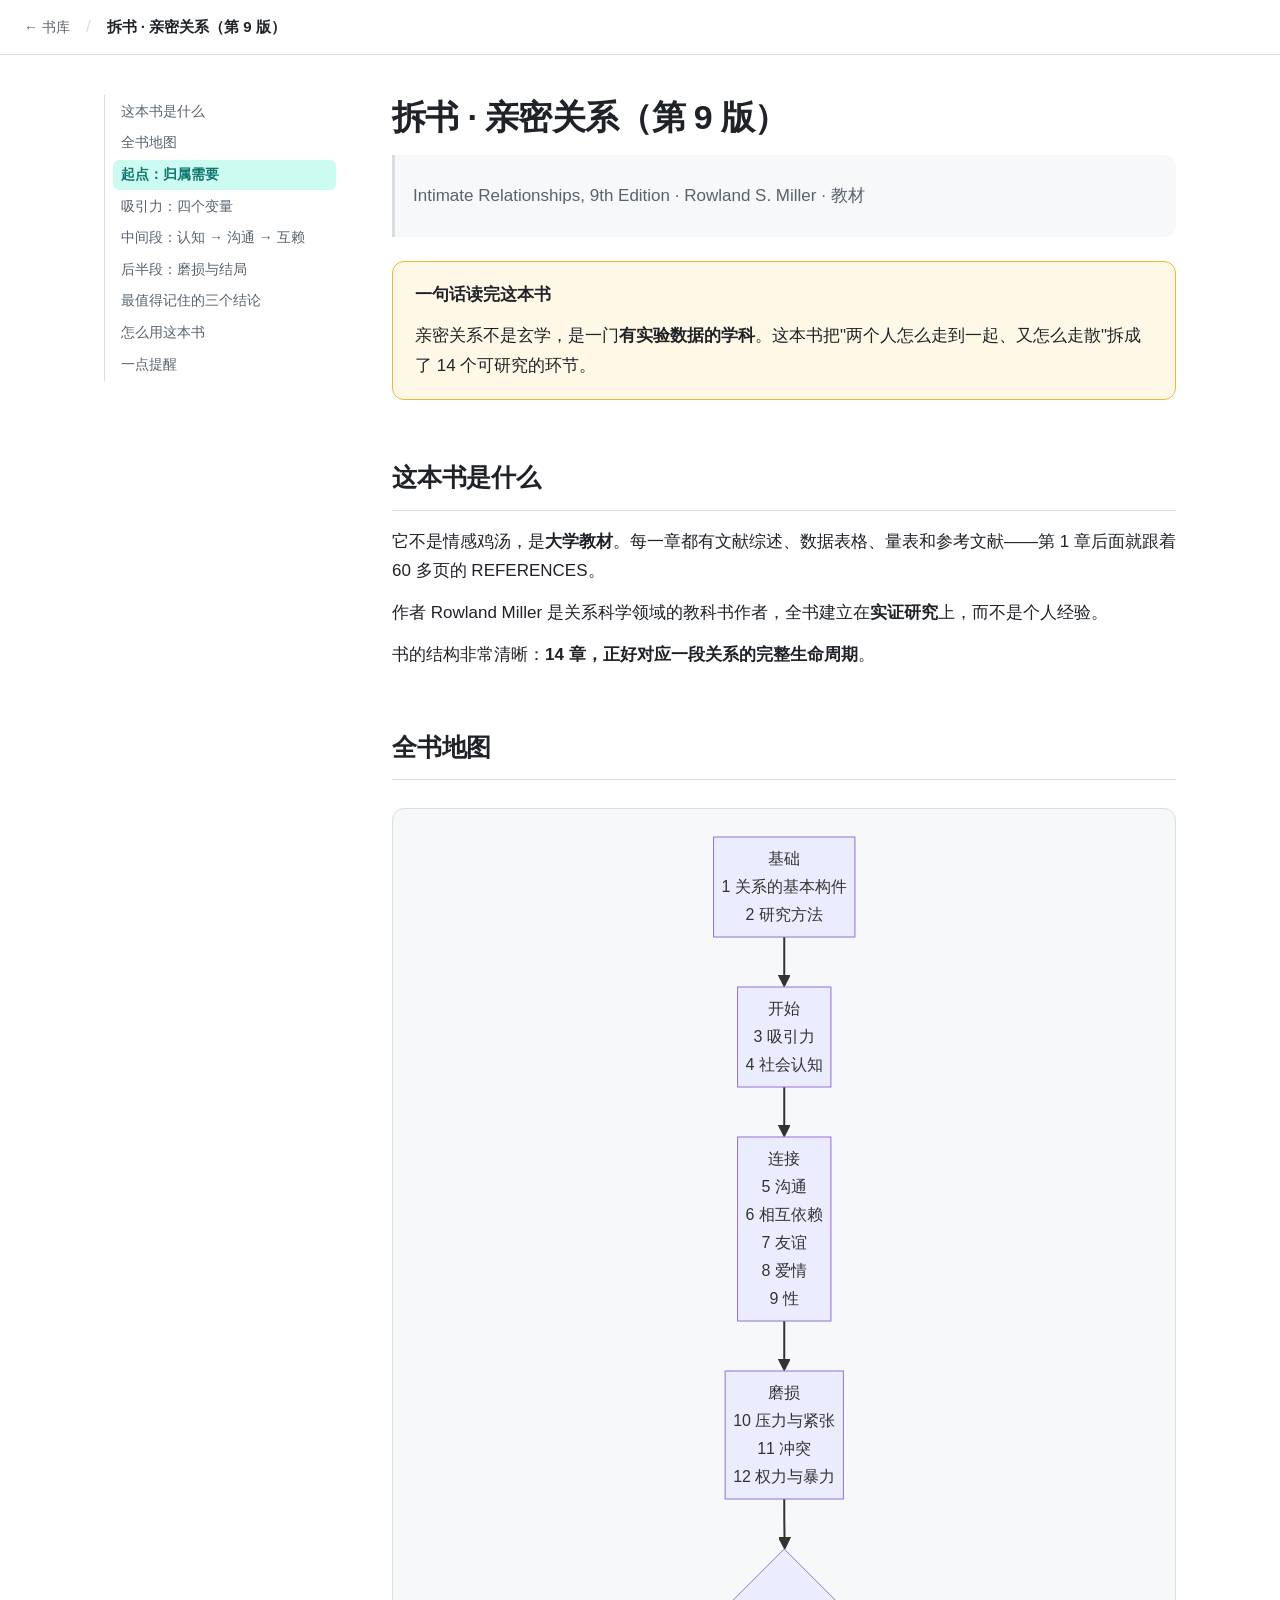
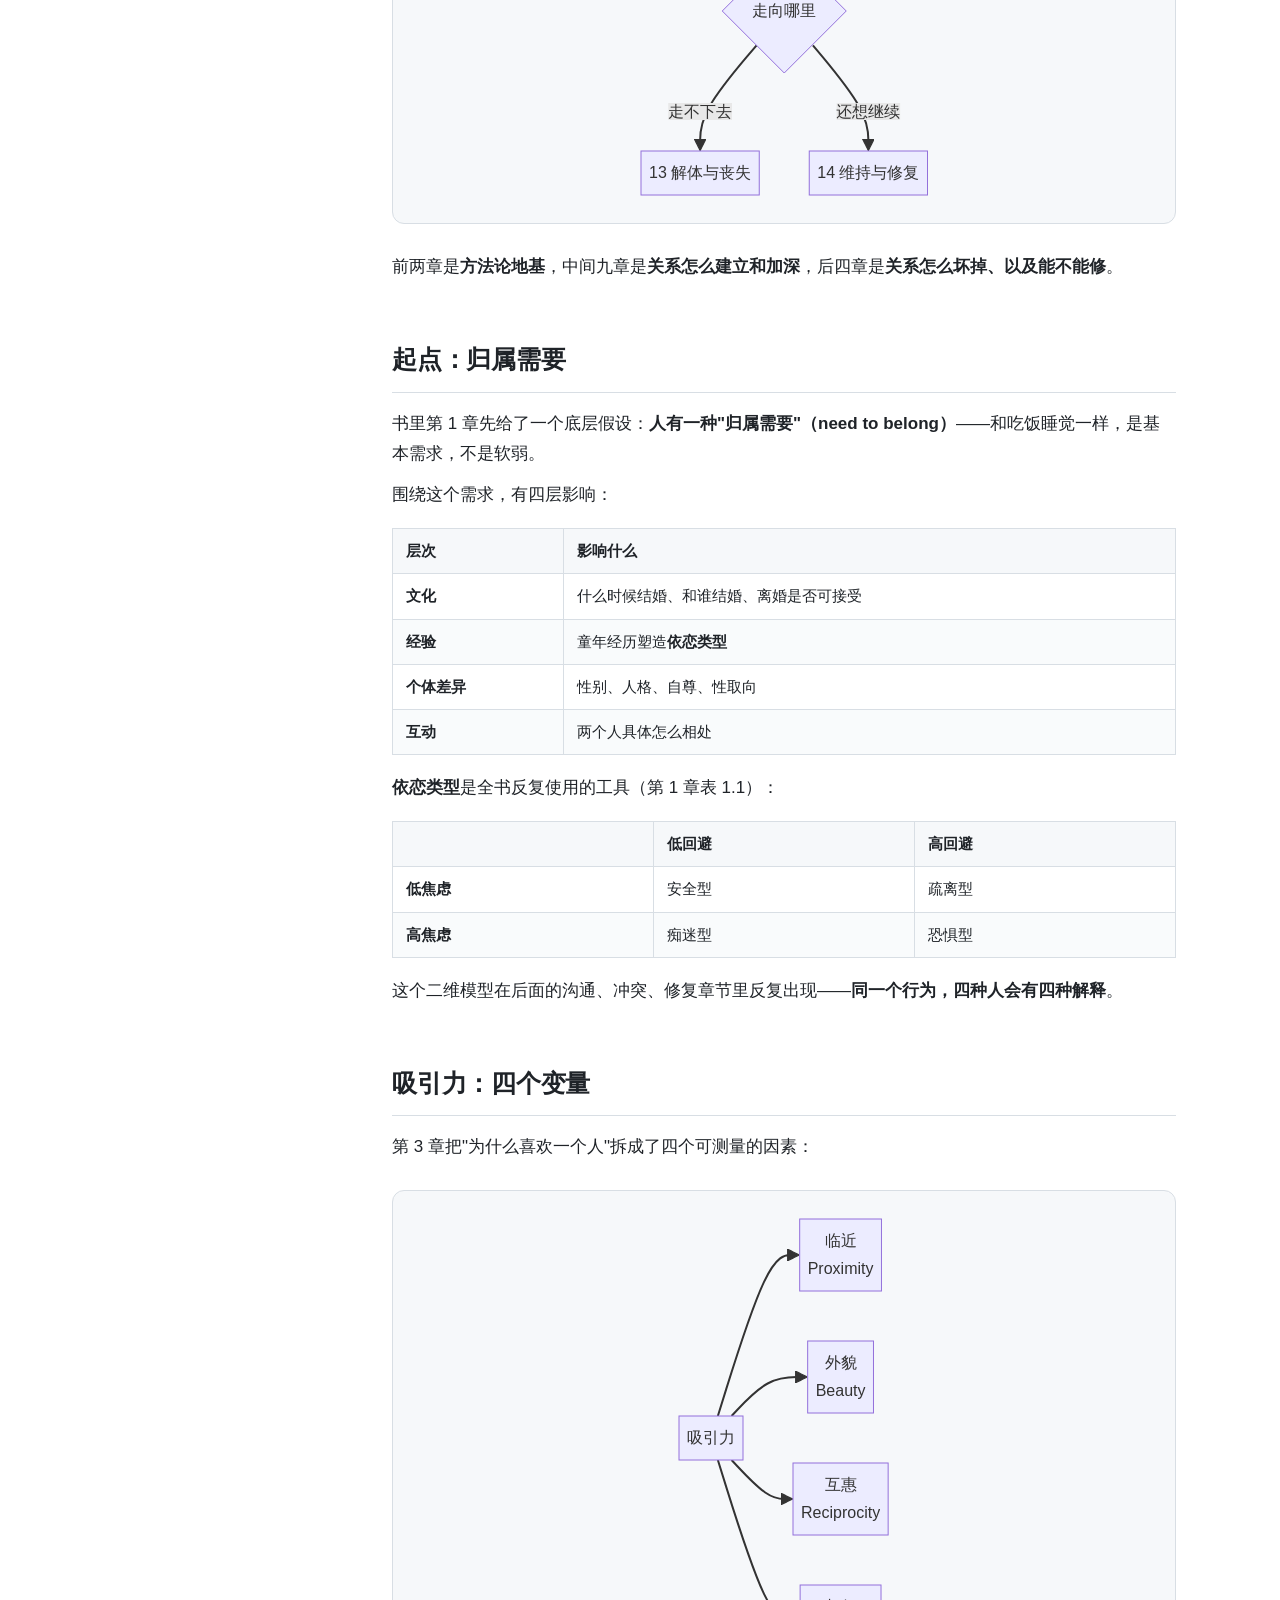
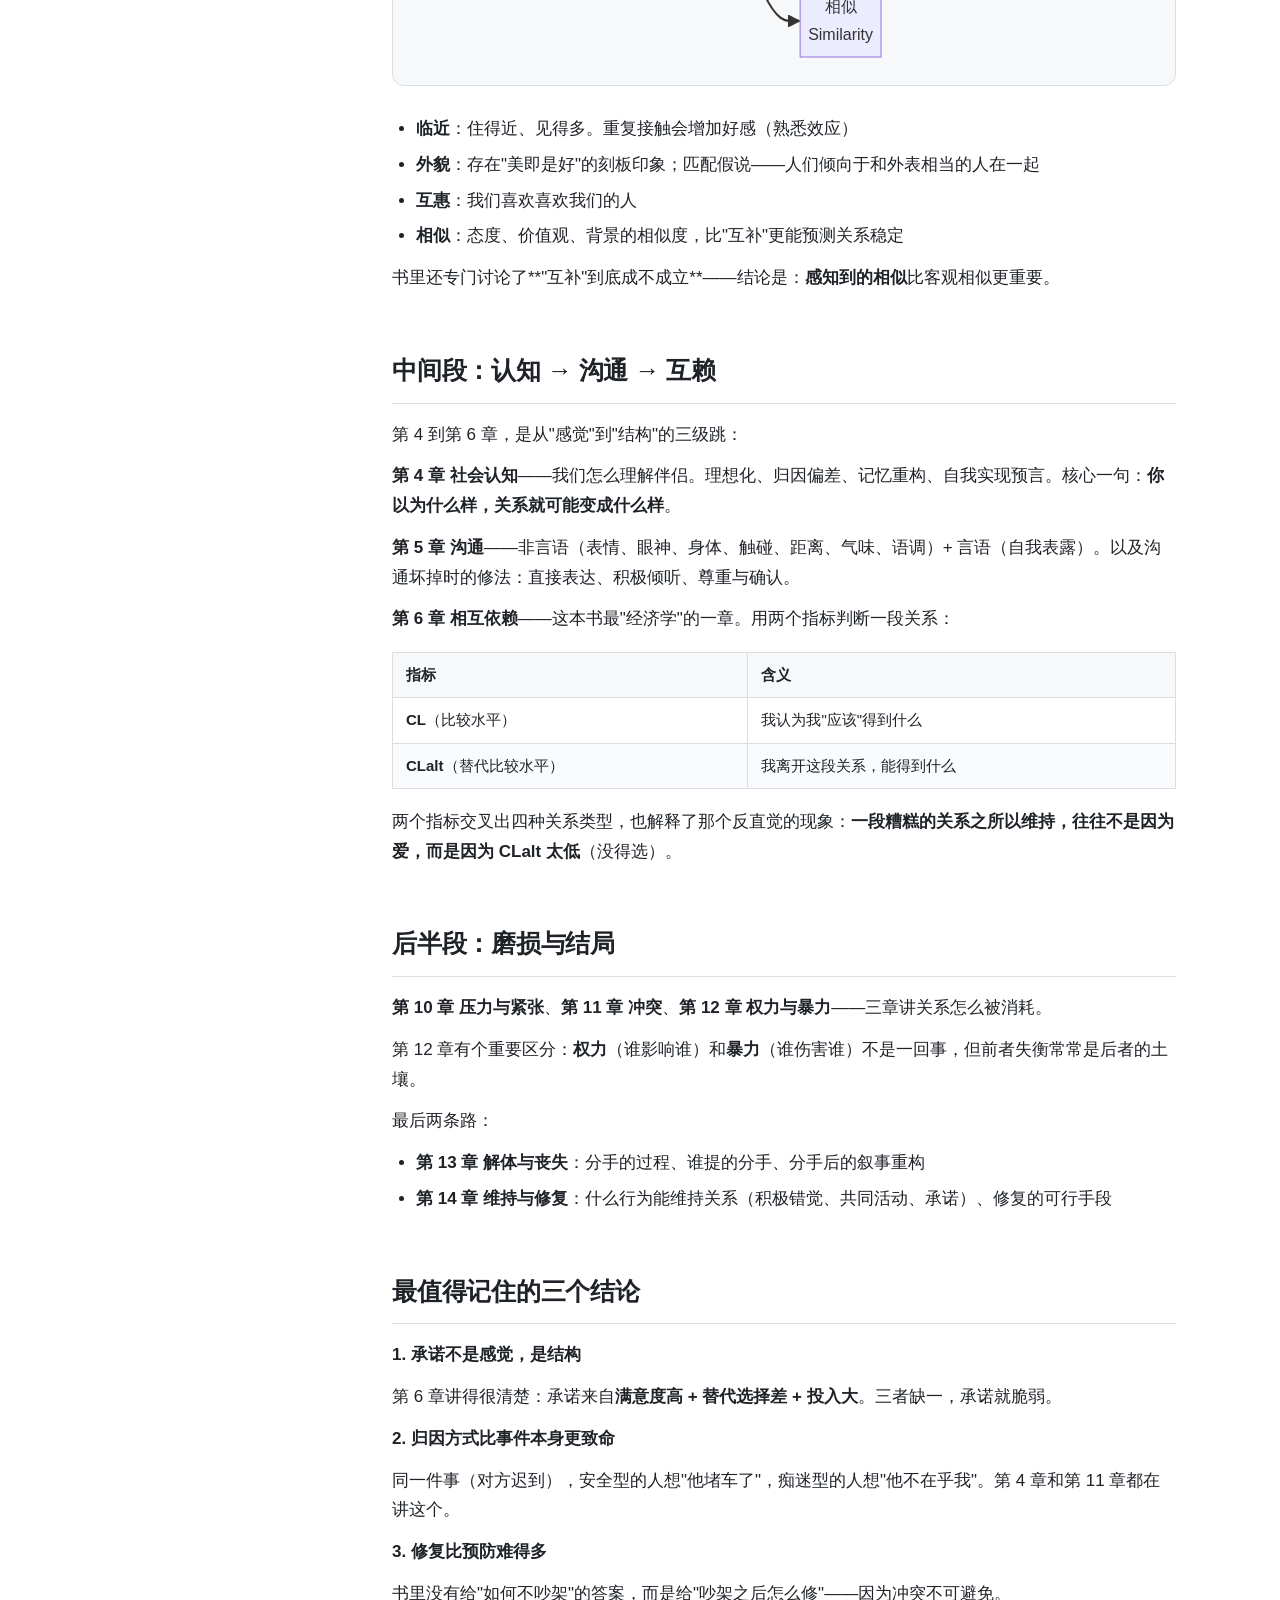
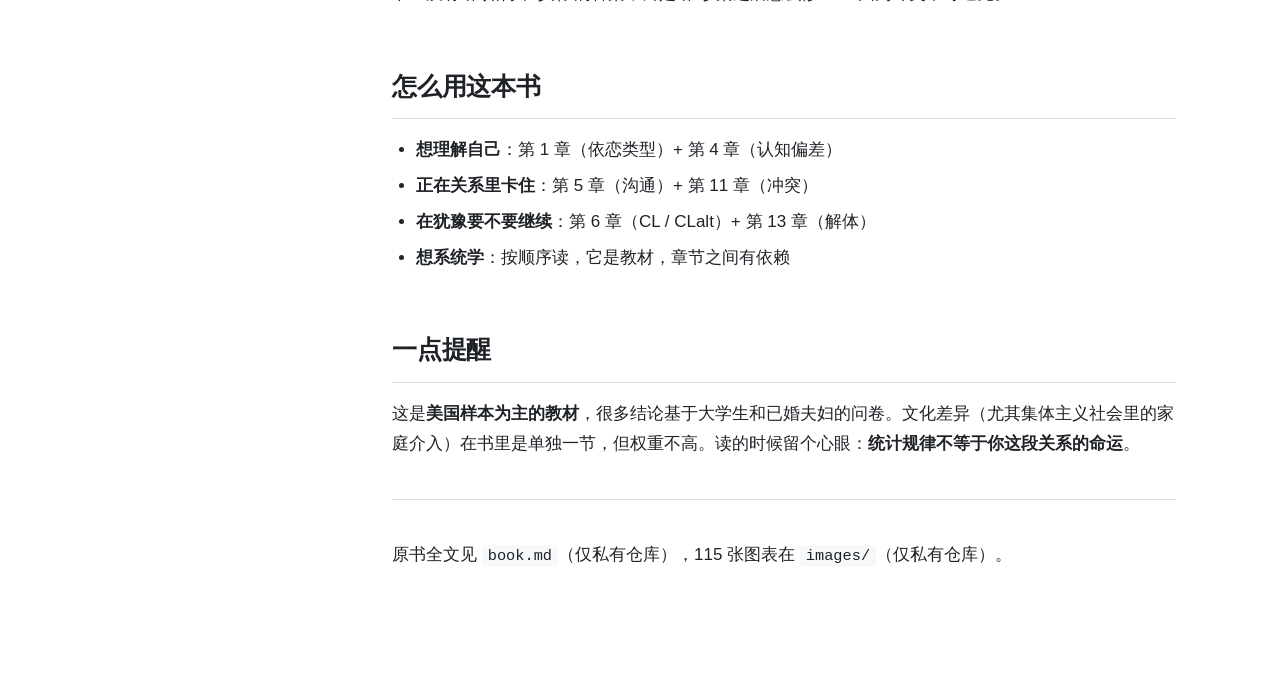
<file: books/intimate-relationships/index.html>
<!doctype html>
<html lang="zh-CN">
<head>
<meta charset="utf-8">
<meta name="viewport" content="width=device-width, initial-scale=1">
<title>拆书 · 亲密关系（第 9 版）</title>
<link rel="stylesheet" href="../../assets/style.css">
</head>
<body>

<header class="topbar">
  <a href="../../index.html">&larr; 书库</a>
  <span class="sep">/</span>
  <span class="title">拆书 · 亲密关系（第 9 版）</span>
  <span style="flex:1"></span>
  
</header>

<div class="layout">
  <aside id="toc"></aside>
  <main id="content"></main>
</div>

<!-- 内容来源：notes.md。修改请改 notes.md，然后运行 tools/build.cmd 重新生成。 -->
<script id="md" type="text/markdown">
# 拆书 · 亲密关系（第 9 版）

> Intimate Relationships, 9th Edition · Rowland S. Miller · 教材

<div class="callout">

**一句话读完这本书**

亲密关系不是玄学，是一门**有实验数据的学科**。这本书把"两个人怎么走到一起、又怎么走散"拆成了 14 个可研究的环节。

</div>

## 这本书是什么

它不是情感鸡汤，是**大学教材**。每一章都有文献综述、数据表格、量表和参考文献——第 1 章后面就跟着 60 多页的 REFERENCES。

作者 Rowland Miller 是关系科学领域的教科书作者，全书建立在**实证研究**上，而不是个人经验。

书的结构非常清晰：**14 章，正好对应一段关系的完整生命周期**。

## 全书地图

```mermaid
flowchart TD
    A["基础<br/>1 关系的基本构件<br/>2 研究方法"] --> B["开始<br/>3 吸引力<br/>4 社会认知"]
    B --> C["连接<br/>5 沟通<br/>6 相互依赖<br/>7 友谊<br/>8 爱情<br/>9 性"]
    C --> D["磨损<br/>10 压力与紧张<br/>11 冲突<br/>12 权力与暴力"]
    D --> E{"走向哪里"}
    E -->|"走不下去"| F["13 解体与丧失"]
    E -->|"还想继续"| G["14 维持与修复"]
```

前两章是**方法论地基**，中间九章是**关系怎么建立和加深**，后四章是**关系怎么坏掉、以及能不能修**。

## 起点：归属需要

书里第 1 章先给了一个底层假设：**人有一种"归属需要"（need to belong）**——和吃饭睡觉一样，是基本需求，不是软弱。

围绕这个需求，有四层影响：

| 层次 | 影响什么 |
|---|---|
| **文化** | 什么时候结婚、和谁结婚、离婚是否可接受 |
| **经验** | 童年经历塑造**依恋类型** |
| **个体差异** | 性别、人格、自尊、性取向 |
| **互动** | 两个人具体怎么相处 |

**依恋类型**是全书反复使用的工具（第 1 章表 1.1）：

| | 低回避 | 高回避 |
|---|---|---|
| **低焦虑** | 安全型 | 疏离型 |
| **高焦虑** | 痴迷型 | 恐惧型 |

这个二维模型在后面的沟通、冲突、修复章节里反复出现——**同一个行为，四种人会有四种解释**。

## 吸引力：四个变量

第 3 章把"为什么喜欢一个人"拆成了四个可测量的因素：

```mermaid
flowchart LR
    A["吸引力"] --> B["临近<br/>Proximity"]
    A --> C["外貌<br/>Beauty"]
    A --> D["互惠<br/>Reciprocity"]
    A --> E["相似<br/>Similarity"]
```

- **临近**：住得近、见得多。重复接触会增加好感（熟悉效应）
- **外貌**：存在"美即是好"的刻板印象；匹配假说——人们倾向于和外表相当的人在一起
- **互惠**：我们喜欢喜欢我们的人
- **相似**：态度、价值观、背景的相似度，比"互补"更能预测关系稳定

书里还专门讨论了**"互补"到底成不成立**——结论是：**感知到的相似**比客观相似更重要。

## 中间段：认知 → 沟通 → 互赖

第 4 到第 6 章，是从"感觉"到"结构"的三级跳：

**第 4 章 社会认知**——我们怎么理解伴侣。理想化、归因偏差、记忆重构、自我实现预言。核心一句：**你以为什么样，关系就可能变成什么样**。

**第 5 章 沟通**——非言语（表情、眼神、身体、触碰、距离、气味、语调）+ 言语（自我表露）。以及沟通坏掉时的修法：直接表达、积极倾听、尊重与确认。

**第 6 章 相互依赖**——这本书最"经济学"的一章。用两个指标判断一段关系：

| 指标 | 含义 |
|---|---|
| **CL**（比较水平） | 我认为我"应该"得到什么 |
| **CLalt**（替代比较水平） | 我离开这段关系，能得到什么 |

两个指标交叉出四种关系类型，也解释了那个反直觉的现象：**一段糟糕的关系之所以维持，往往不是因为爱，而是因为 CLalt 太低**（没得选）。

## 后半段：磨损与结局

**第 10 章 压力与紧张**、**第 11 章 冲突**、**第 12 章 权力与暴力**——三章讲关系怎么被消耗。

第 12 章有个重要区分：**权力**（谁影响谁）和**暴力**（谁伤害谁）不是一回事，但前者失衡常常是后者的土壤。

最后两条路：

- **第 13 章 解体与丧失**：分手的过程、谁提的分手、分手后的叙事重构
- **第 14 章 维持与修复**：什么行为能维持关系（积极错觉、共同活动、承诺）、修复的可行手段

## 最值得记住的三个结论

**1. 承诺不是感觉，是结构**

第 6 章讲得很清楚：承诺来自**满意度高 + 替代选择差 + 投入大**。三者缺一，承诺就脆弱。

**2. 归因方式比事件本身更致命**

同一件事（对方迟到），安全型的人想"他堵车了"，痴迷型的人想"他不在乎我"。第 4 章和第 11 章都在讲这个。

**3. 修复比预防难得多**

书里没有给"如何不吵架"的答案，而是给"吵架之后怎么修"——因为冲突不可避免。

## 怎么用这本书

- **想理解自己**：第 1 章（依恋类型）+ 第 4 章（认知偏差）
- **正在关系里卡住**：第 5 章（沟通）+ 第 11 章（冲突）
- **在犹豫要不要继续**：第 6 章（CL / CLalt）+ 第 13 章（解体）
- **想系统学**：按顺序读，它是教材，章节之间有依赖

## 一点提醒

这是**美国样本为主的教材**，很多结论基于大学生和已婚夫妇的问卷。文化差异（尤其集体主义社会里的家庭介入）在书里是单独一节，但权重不高。读的时候留个心眼：**统计规律不等于你这段关系的命运**。

---

原书全文见 `book.md`（仅私有仓库），115 张图表在 `images/`（仅私有仓库）。

</script>

<script src="../../assets/vendor/marked.min.js"></script>
<script src="../../assets/vendor/mermaid.min.js"></script>
<script src="../../assets/site.js"></script>
</body>
</html>
</file>
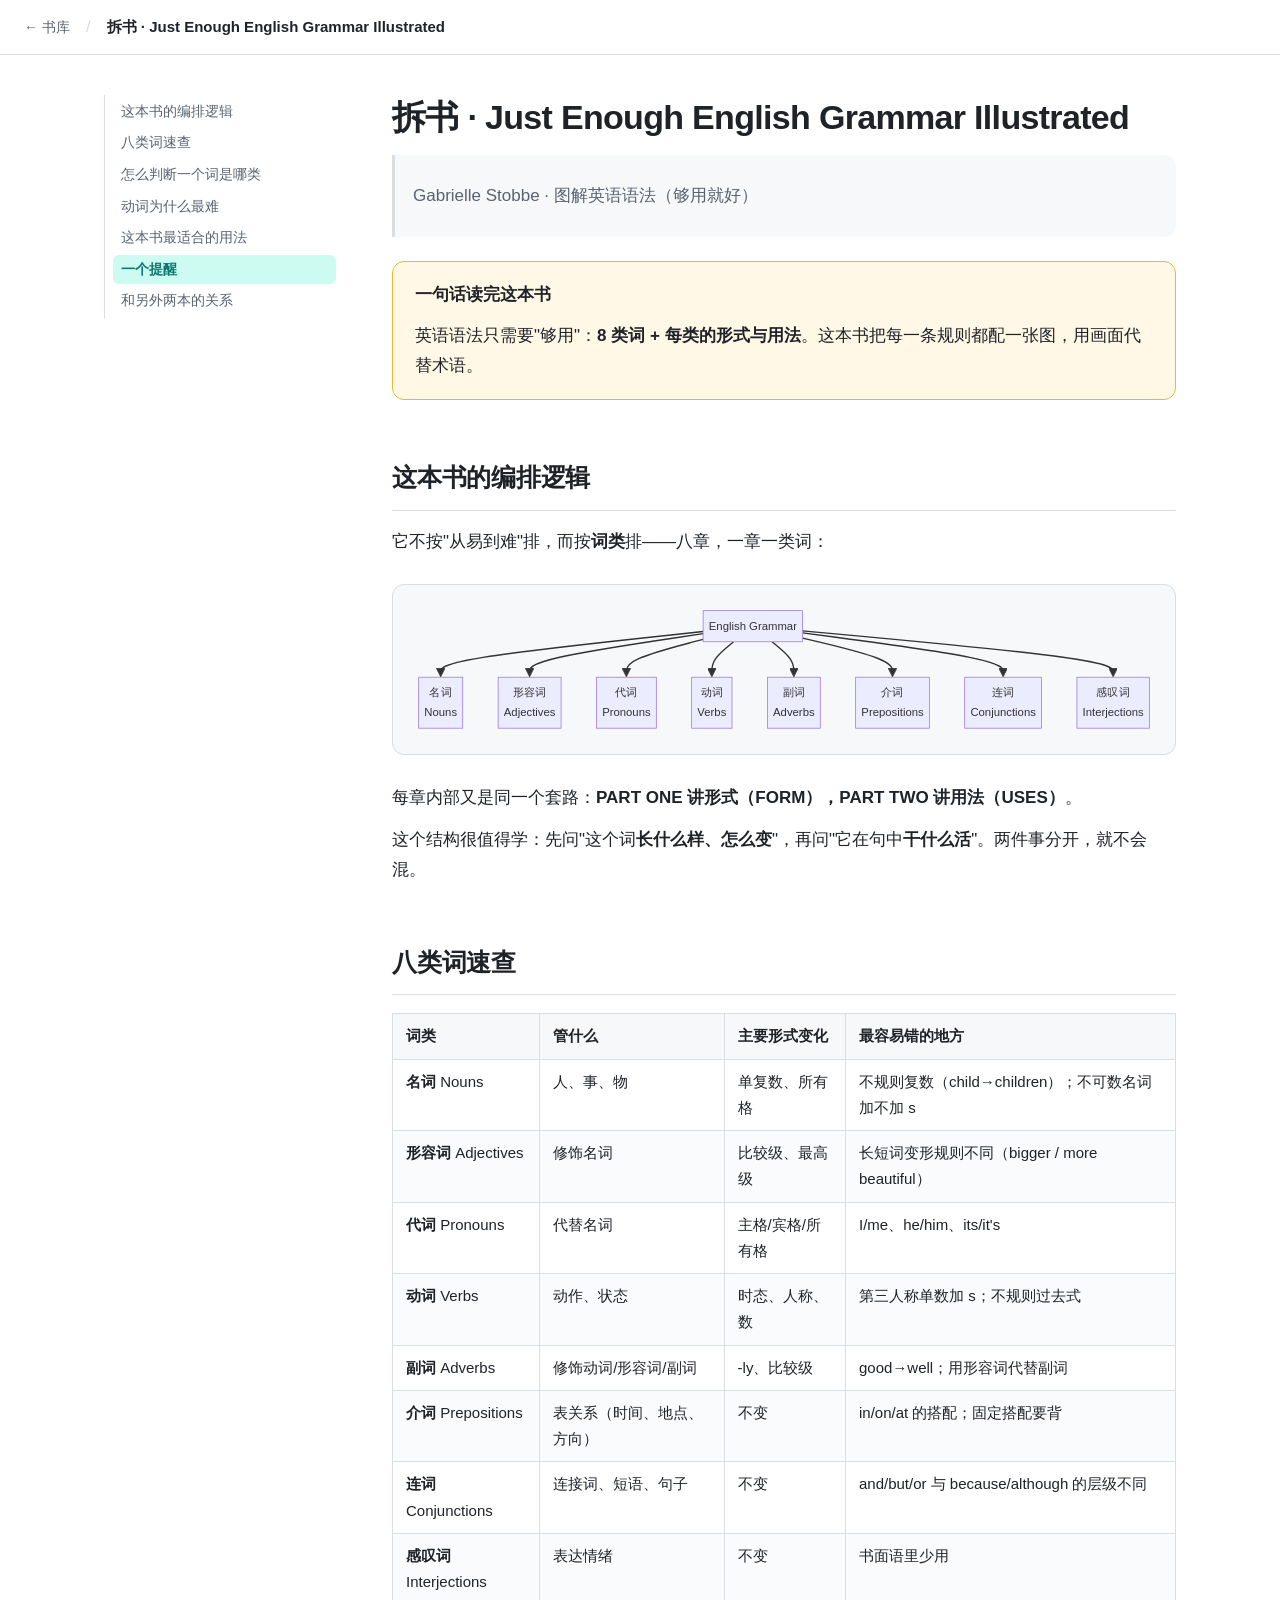
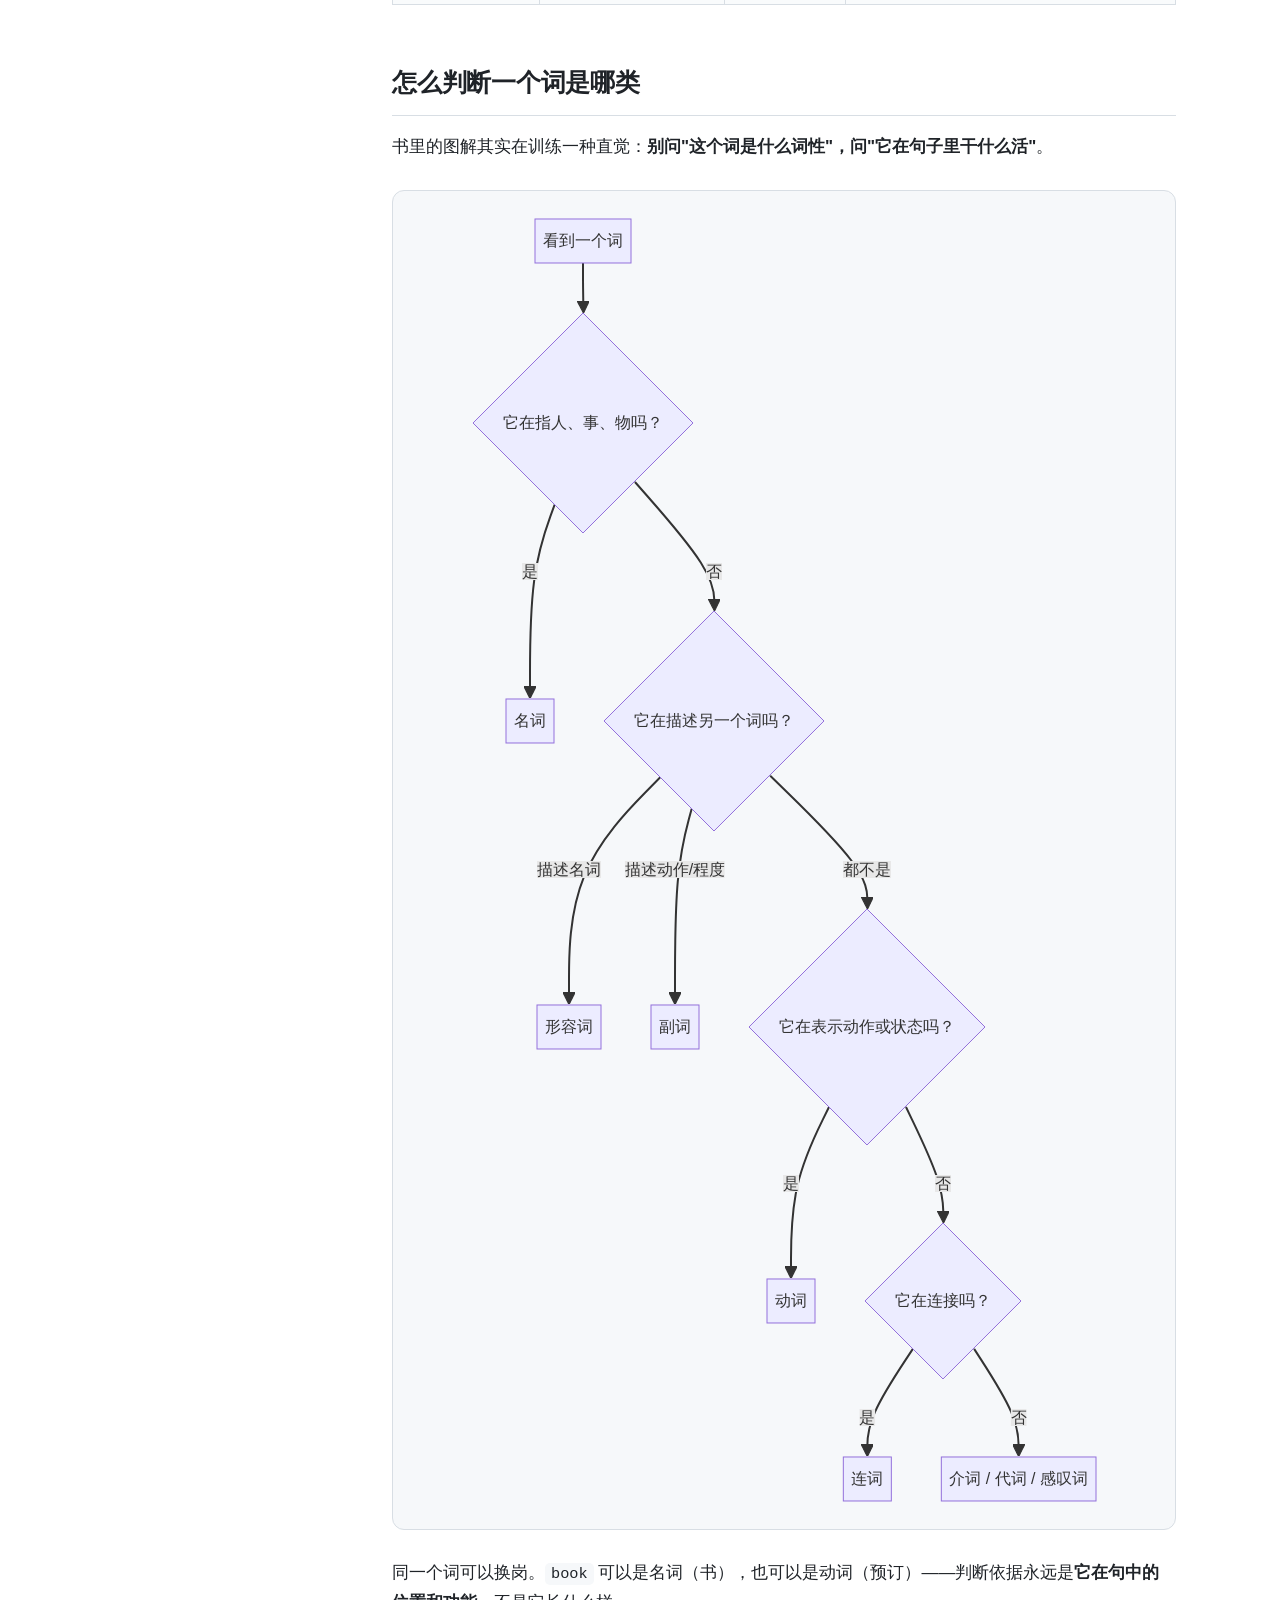
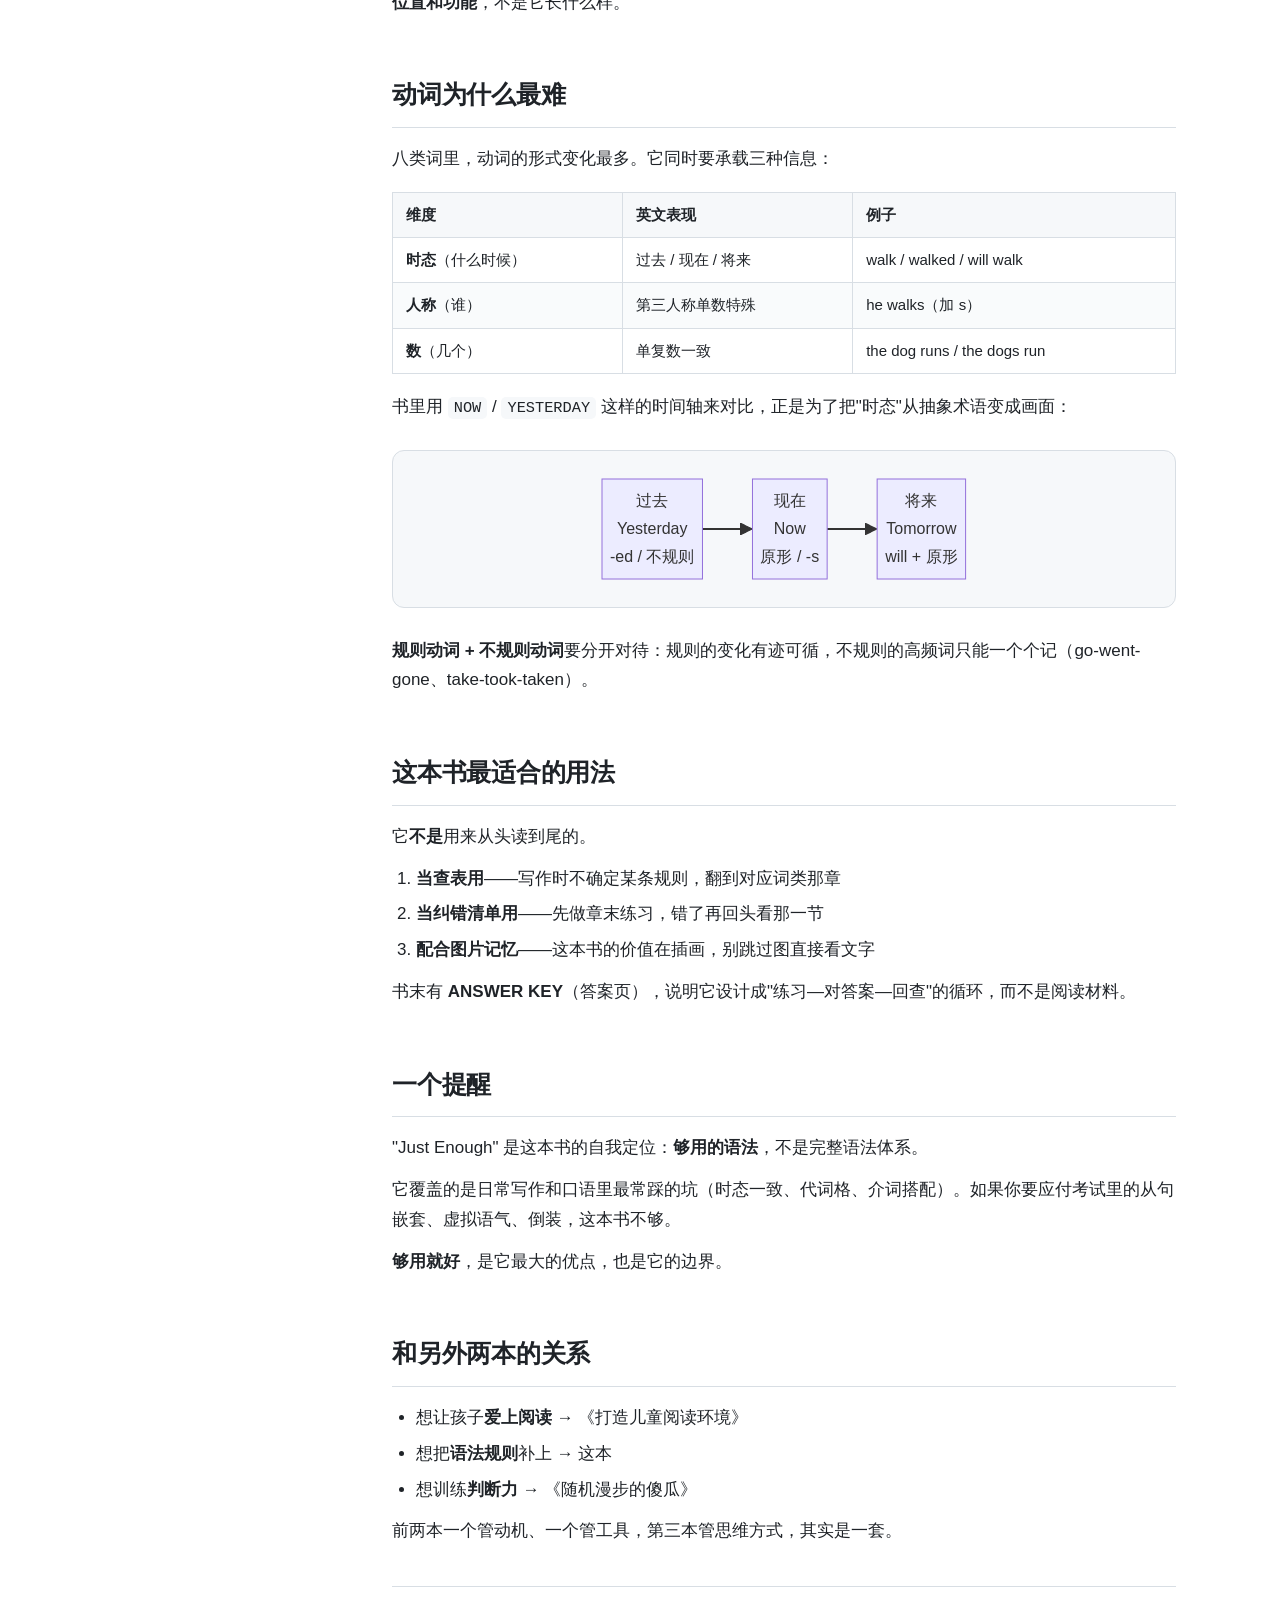
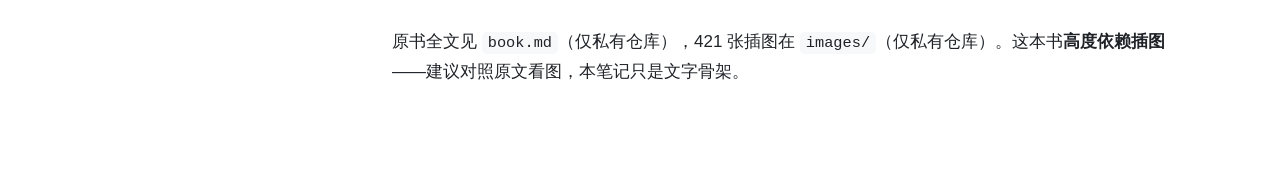
<file: books/just-enough-english-grammar/index.html>
<!doctype html>
<html lang="zh-CN">
<head>
<meta charset="utf-8">
<meta name="viewport" content="width=device-width, initial-scale=1">
<title>拆书 · Just Enough English Grammar Illustrated</title>
<link rel="stylesheet" href="../../assets/style.css">
</head>
<body>

<header class="topbar">
  <a href="../../index.html">&larr; 书库</a>
  <span class="sep">/</span>
  <span class="title">拆书 · Just Enough English Grammar Illustrated</span>
  <span style="flex:1"></span>
  
</header>

<div class="layout">
  <aside id="toc"></aside>
  <main id="content"></main>
</div>

<!-- 内容来源：notes.md。修改请改 notes.md，然后运行 tools/build.cmd 重新生成。 -->
<script id="md" type="text/markdown">
# 拆书 · Just Enough English Grammar Illustrated

> Gabrielle Stobbe · 图解英语语法（够用就好）

<div class="callout">

**一句话读完这本书**

英语语法只需要"够用"：**8 类词 + 每类的形式与用法**。这本书把每一条规则都配一张图，用画面代替术语。

</div>

## 这本书的编排逻辑

它不按"从易到难"排，而按**词类**排——八章，一章一类词：

```mermaid
flowchart TD
    W["English Grammar"] --> N["名词<br/>Nouns"]
    W --> A["形容词<br/>Adjectives"]
    W --> P["代词<br/>Pronouns"]
    W --> V["动词<br/>Verbs"]
    W --> D["副词<br/>Adverbs"]
    W --> R["介词<br/>Prepositions"]
    W --> C["连词<br/>Conjunctions"]
    W --> I["感叹词<br/>Interjections"]
```

每章内部又是同一个套路：**PART ONE 讲形式（FORM），PART TWO 讲用法（USES）**。

这个结构很值得学：先问"这个词**长什么样、怎么变**"，再问"它在句中**干什么活**"。两件事分开，就不会混。

## 八类词速查

| 词类 | 管什么 | 主要形式变化 | 最容易错的地方 |
|---|---|---|---|
| **名词** Nouns | 人、事、物 | 单复数、所有格 | 不规则复数（child→children）；不可数名词加不加 s |
| **形容词** Adjectives | 修饰名词 | 比较级、最高级 | 长短词变形规则不同（bigger / more beautiful） |
| **代词** Pronouns | 代替名词 | 主格/宾格/所有格 | I/me、he/him、its/it's |
| **动词** Verbs | 动作、状态 | 时态、人称、数 | 第三人称单数加 s；不规则过去式 |
| **副词** Adverbs | 修饰动词/形容词/副词 | -ly、比较级 | good→well；用形容词代替副词 |
| **介词** Prepositions | 表关系（时间、地点、方向） | 不变 | in/on/at 的搭配；固定搭配要背 |
| **连词** Conjunctions | 连接词、短语、句子 | 不变 | and/but/or 与 because/although 的层级不同 |
| **感叹词** Interjections | 表达情绪 | 不变 | 书面语里少用 |

## 怎么判断一个词是哪类

书里的图解其实在训练一种直觉：**别问"这个词是什么词性"，问"它在句子里干什么活"**。

```mermaid
flowchart TD
    S["看到一个词"] --> Q1{"它在指人、事、物吗？"}
    Q1 -->|"是"| N["名词"]
    Q1 -->|"否"| Q2{"它在描述另一个词吗？"}
    Q2 -->|"描述名词"| A["形容词"]
    Q2 -->|"描述动作/程度"| D["副词"]
    Q2 -->|"都不是"| Q3{"它在表示动作或状态吗？"}
    Q3 -->|"是"| V["动词"]
    Q3 -->|"否"| Q4{"它在连接吗？"}
    Q4 -->|"是"| C["连词"]
    Q4 -->|"否"| O["介词 / 代词 / 感叹词"]
```

同一个词可以换岗。`book` 可以是名词（书），也可以是动词（预订）——判断依据永远是**它在句中的位置和功能**，不是它长什么样。

## 动词为什么最难

八类词里，动词的形式变化最多。它同时要承载三种信息：

| 维度 | 英文表现 | 例子 |
|---|---|---|
| **时态**（什么时候） | 过去 / 现在 / 将来 | walk / walked / will walk |
| **人称**（谁） | 第三人称单数特殊 | he walks（加 s） |
| **数**（几个） | 单复数一致 | the dog runs / the dogs run |

书里用 `NOW` / `YESTERDAY` 这样的时间轴来对比，正是为了把"时态"从抽象术语变成画面：

```mermaid
flowchart LR
    P["过去<br/>Yesterday<br/>-ed / 不规则"] --> N["现在<br/>Now<br/>原形 / -s"]
    N --> F["将来<br/>Tomorrow<br/>will + 原形"]
```

**规则动词 + 不规则动词**要分开对待：规则的变化有迹可循，不规则的高频词只能一个个记（go-went-gone、take-took-taken）。

## 这本书最适合的用法

它**不是**用来从头读到尾的。

1. **当查表用**——写作时不确定某条规则，翻到对应词类那章
2. **当纠错清单用**——先做章末练习，错了再回头看那一节
3. **配合图片记忆**——这本书的价值在插画，别跳过图直接看文字

书末有 **ANSWER KEY**（答案页），说明它设计成"练习—对答案—回查"的循环，而不是阅读材料。

## 一个提醒

"Just Enough" 是这本书的自我定位：**够用的语法**，不是完整语法体系。

它覆盖的是日常写作和口语里最常踩的坑（时态一致、代词格、介词搭配）。如果你要应付考试里的从句嵌套、虚拟语气、倒装，这本书不够。

**够用就好**，是它最大的优点，也是它的边界。

## 和另外两本的关系

- 想让孩子**爱上阅读** → 《打造儿童阅读环境》
- 想把**语法规则**补上 → 这本
- 想训练**判断力** → 《随机漫步的傻瓜》

前两本一个管动机、一个管工具，第三本管思维方式，其实是一套。

---

原书全文见 `book.md`（仅私有仓库），421 张插图在 `images/`（仅私有仓库）。这本书**高度依赖插图**——建议对照原文看图，本笔记只是文字骨架。

</script>

<script src="../../assets/vendor/marked.min.js"></script>
<script src="../../assets/vendor/mermaid.min.js"></script>
<script src="../../assets/site.js"></script>
</body>
</html>
</file>
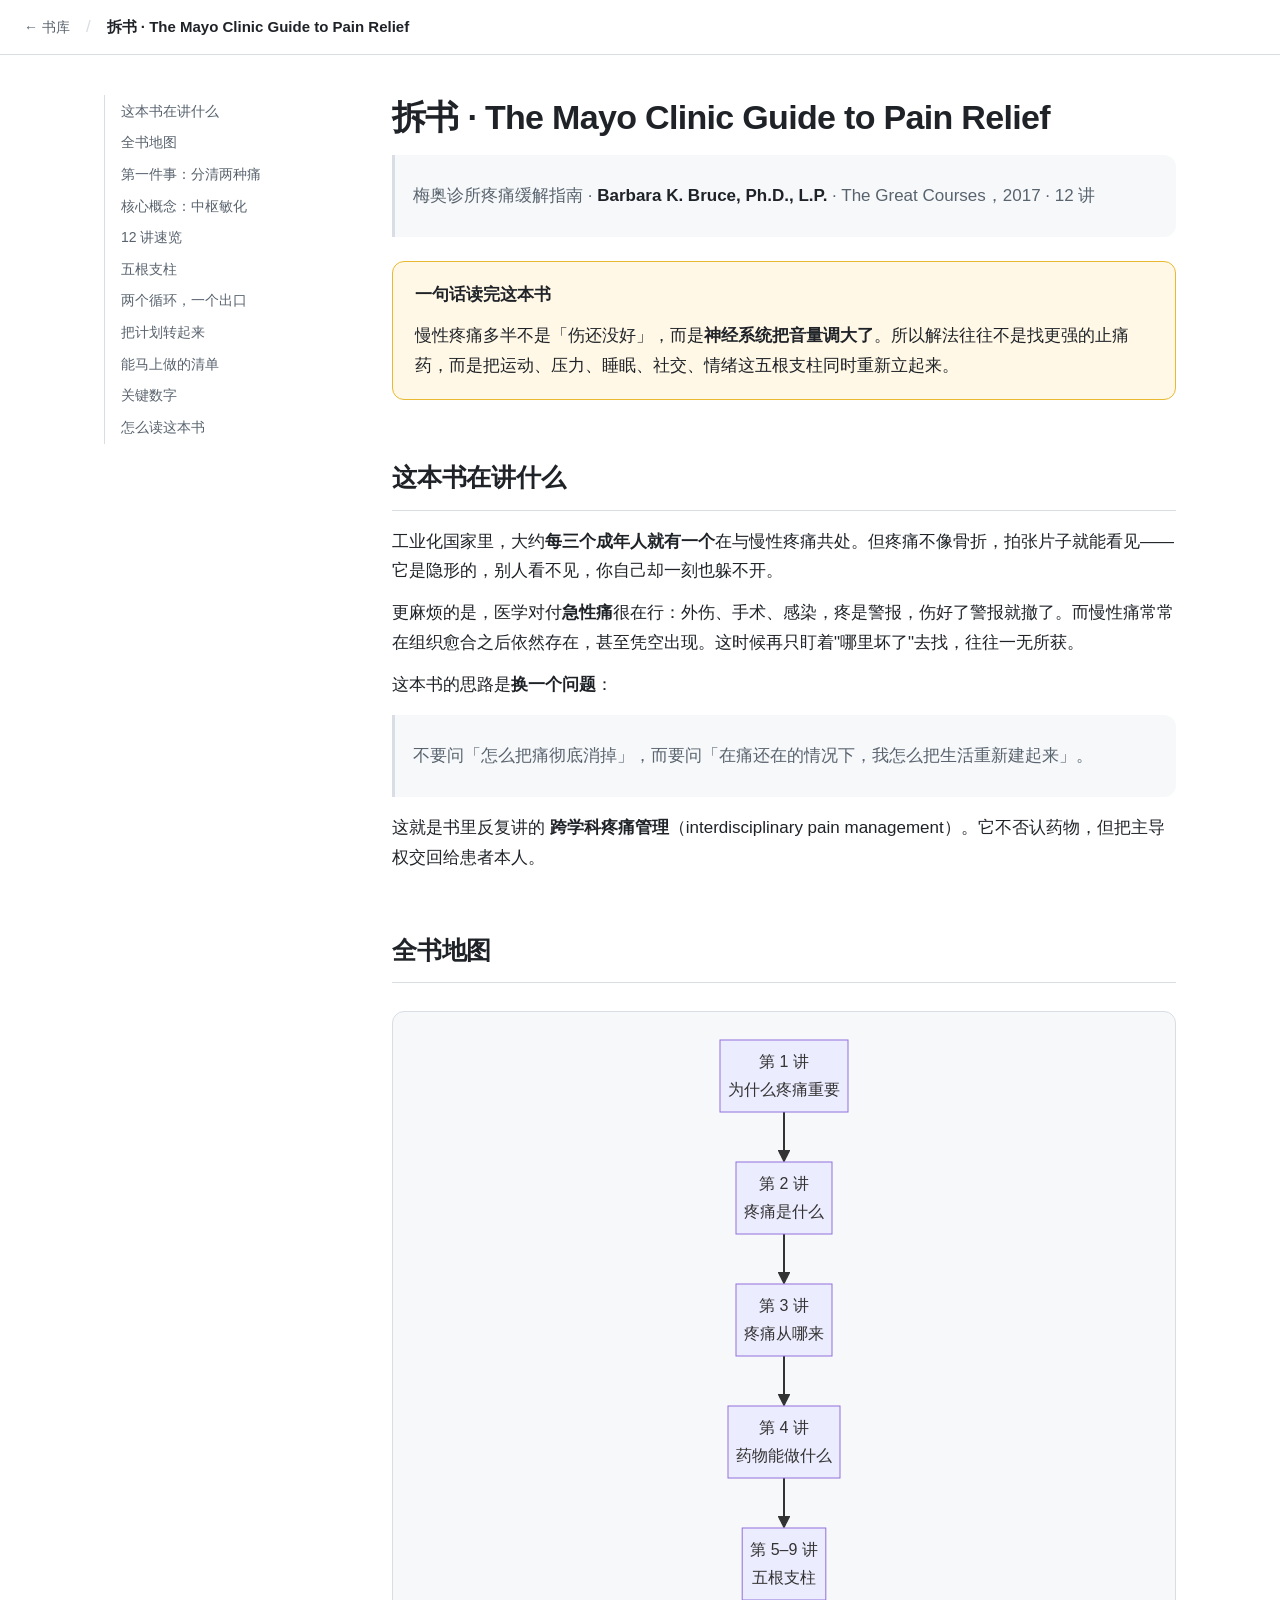
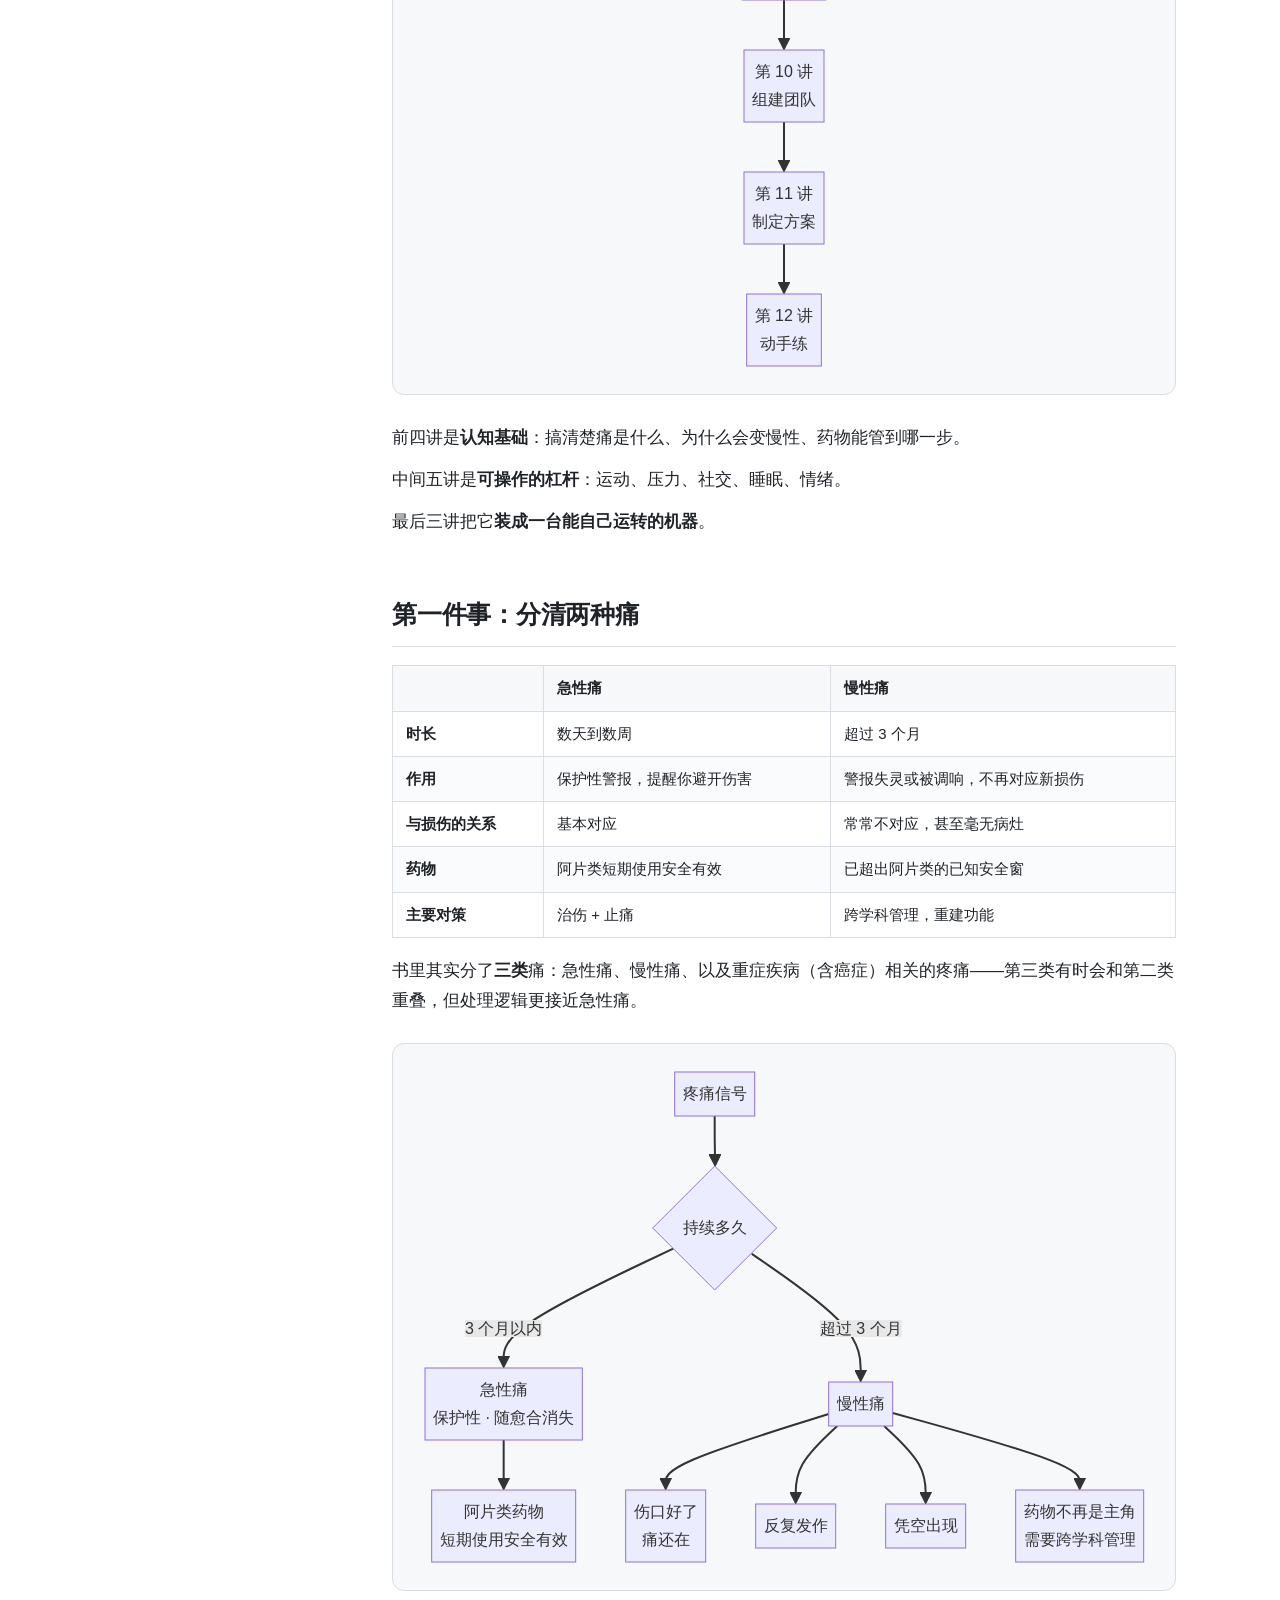
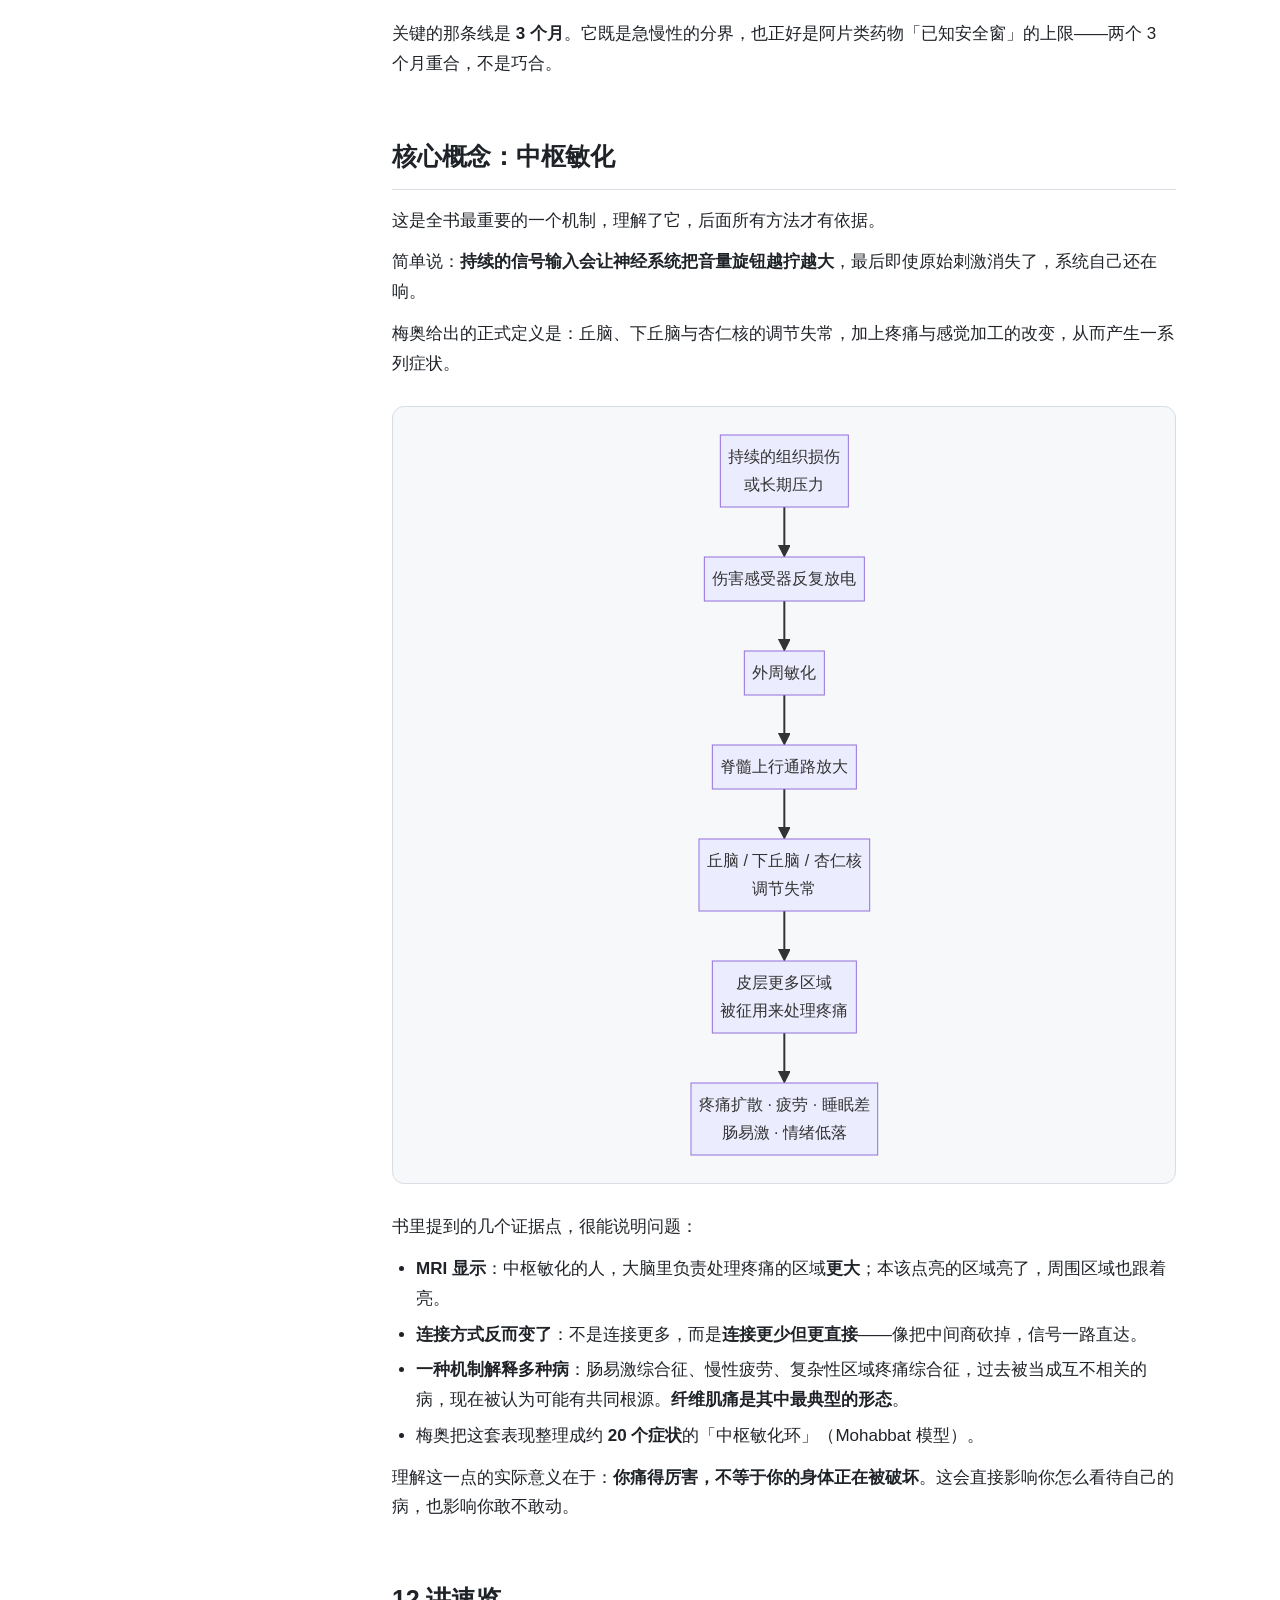
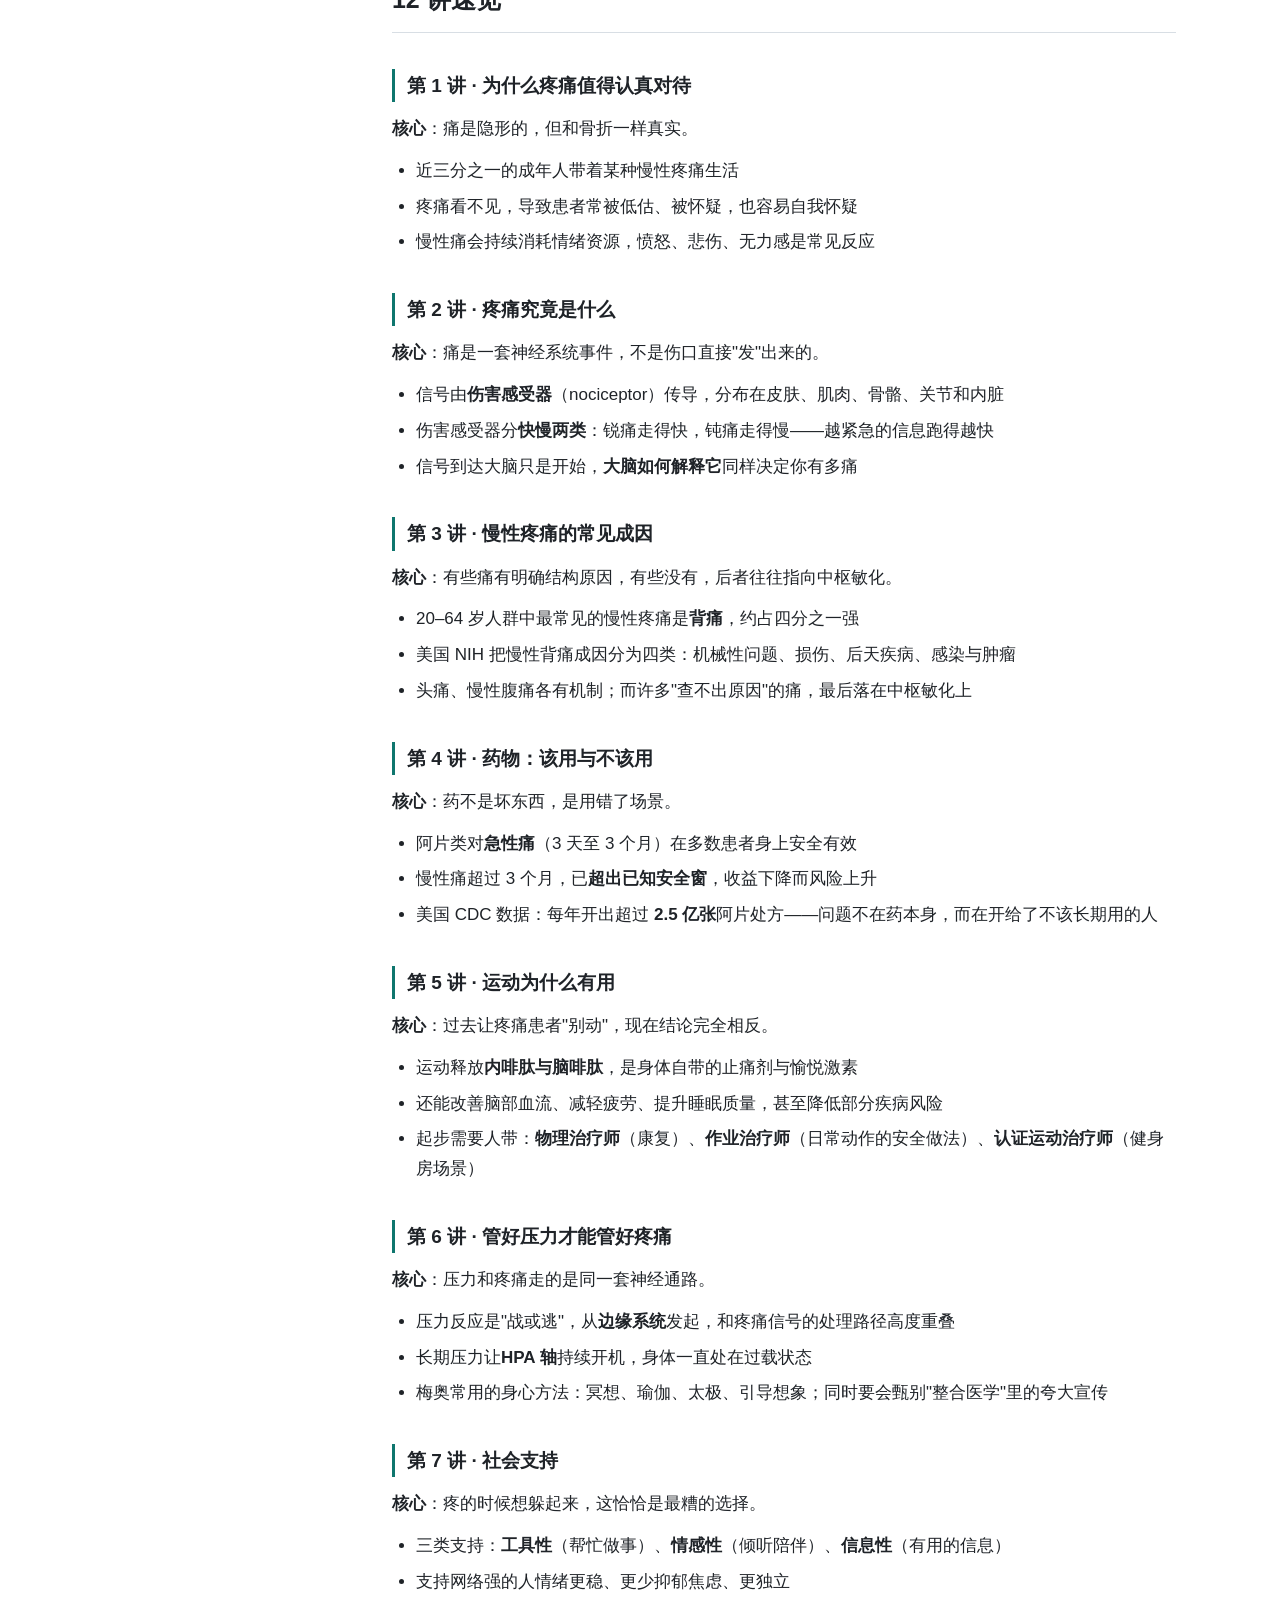
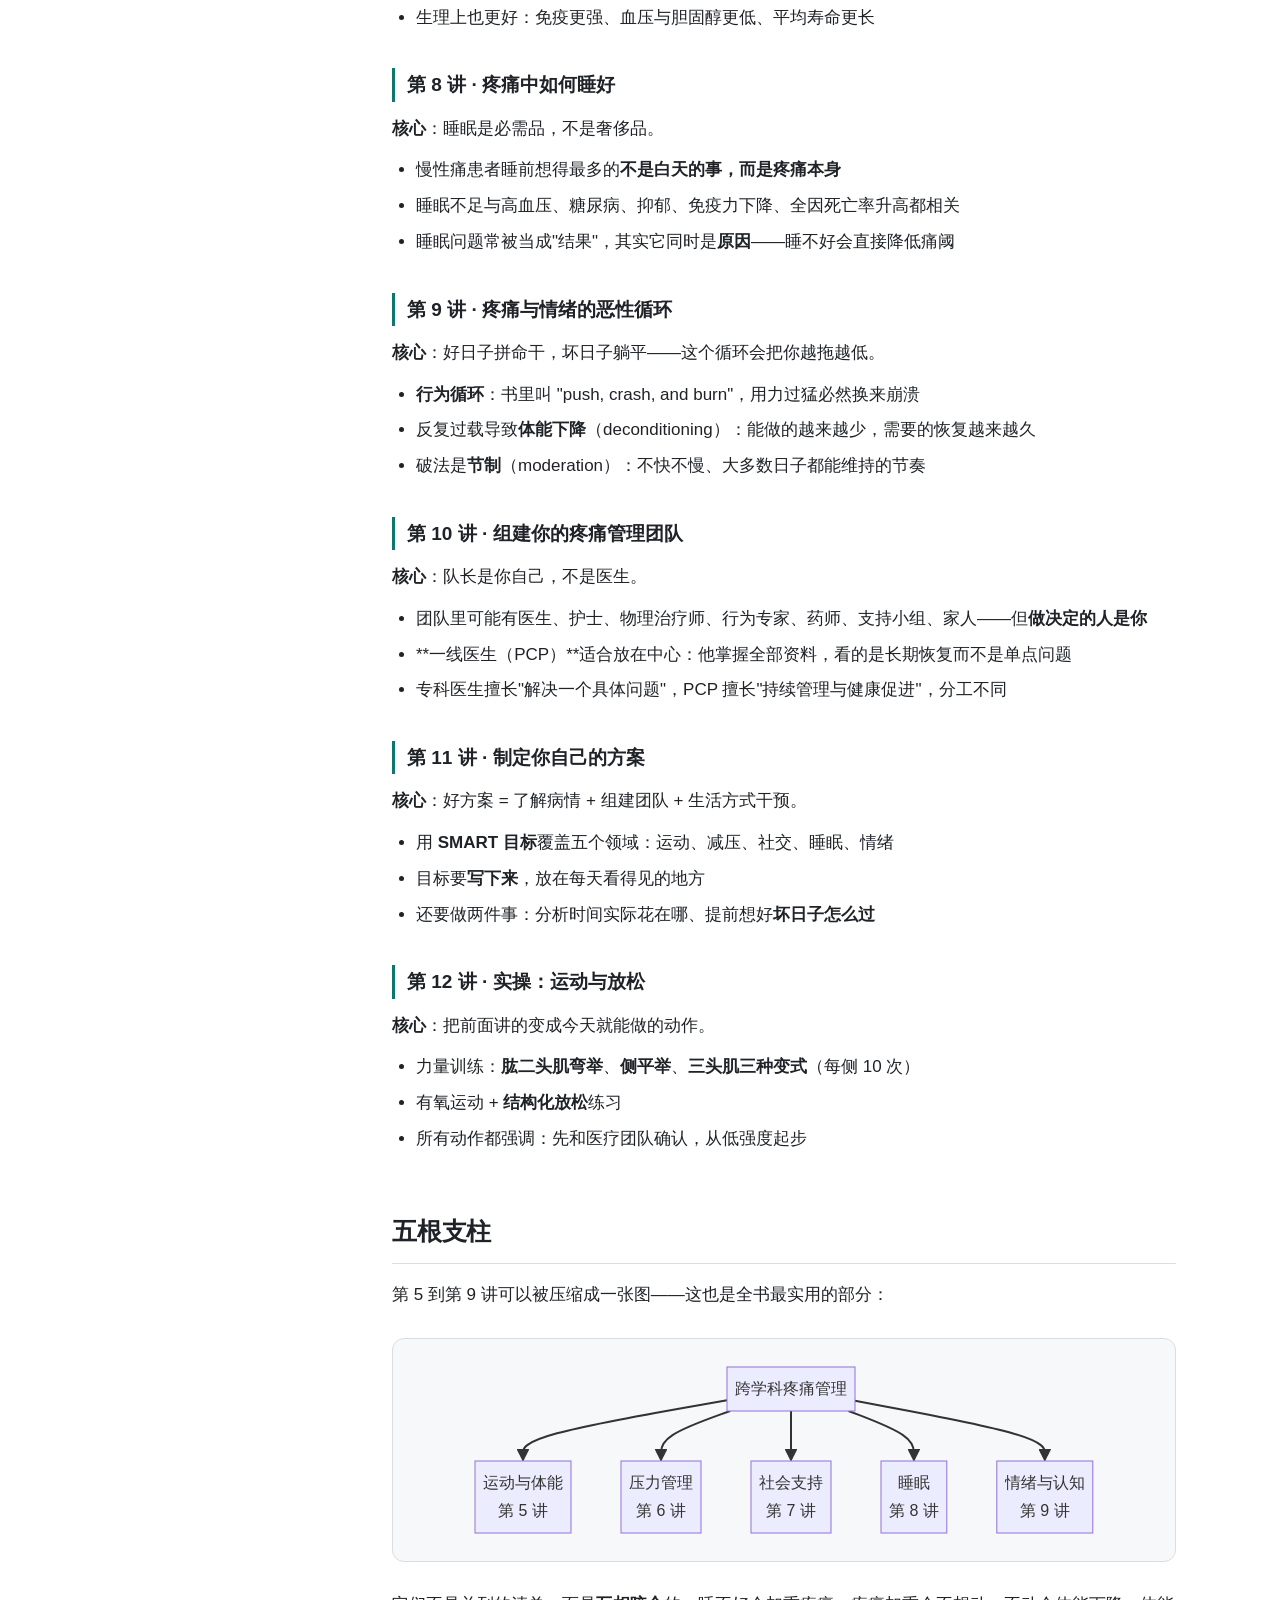
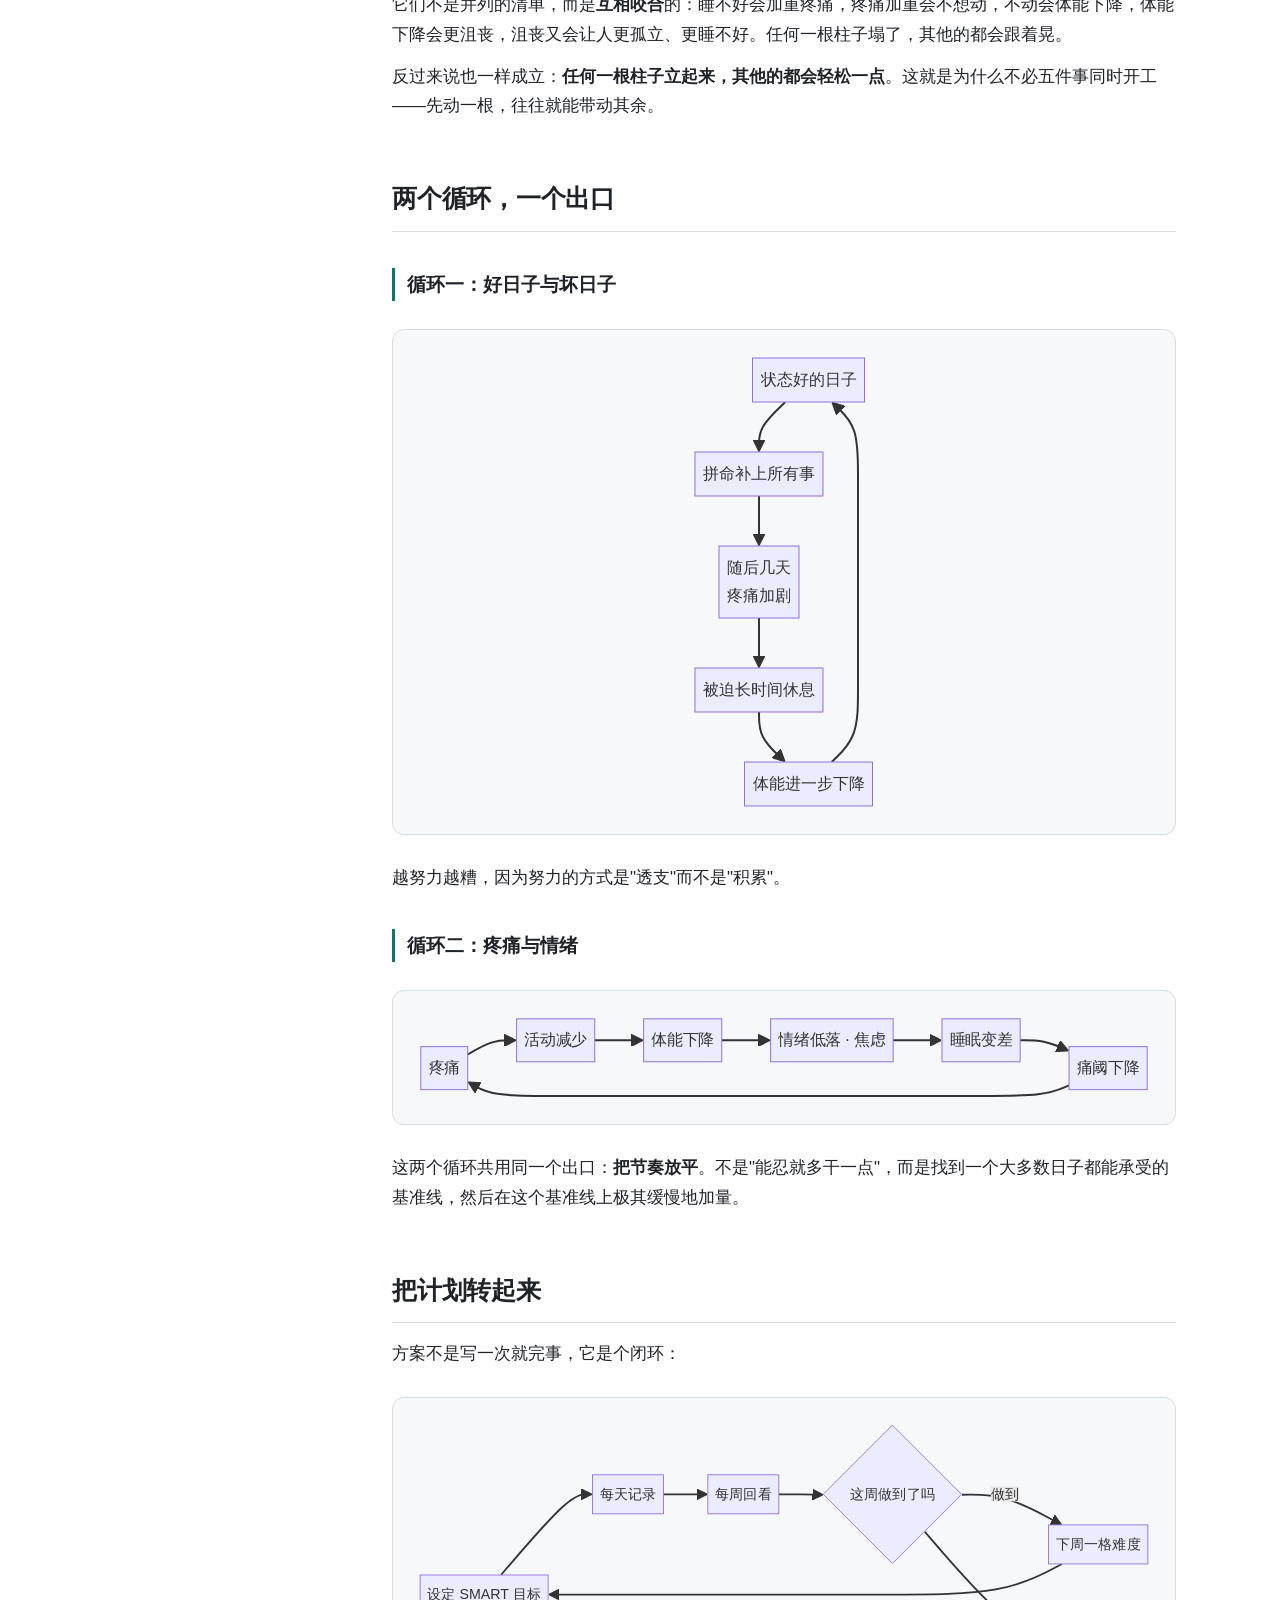
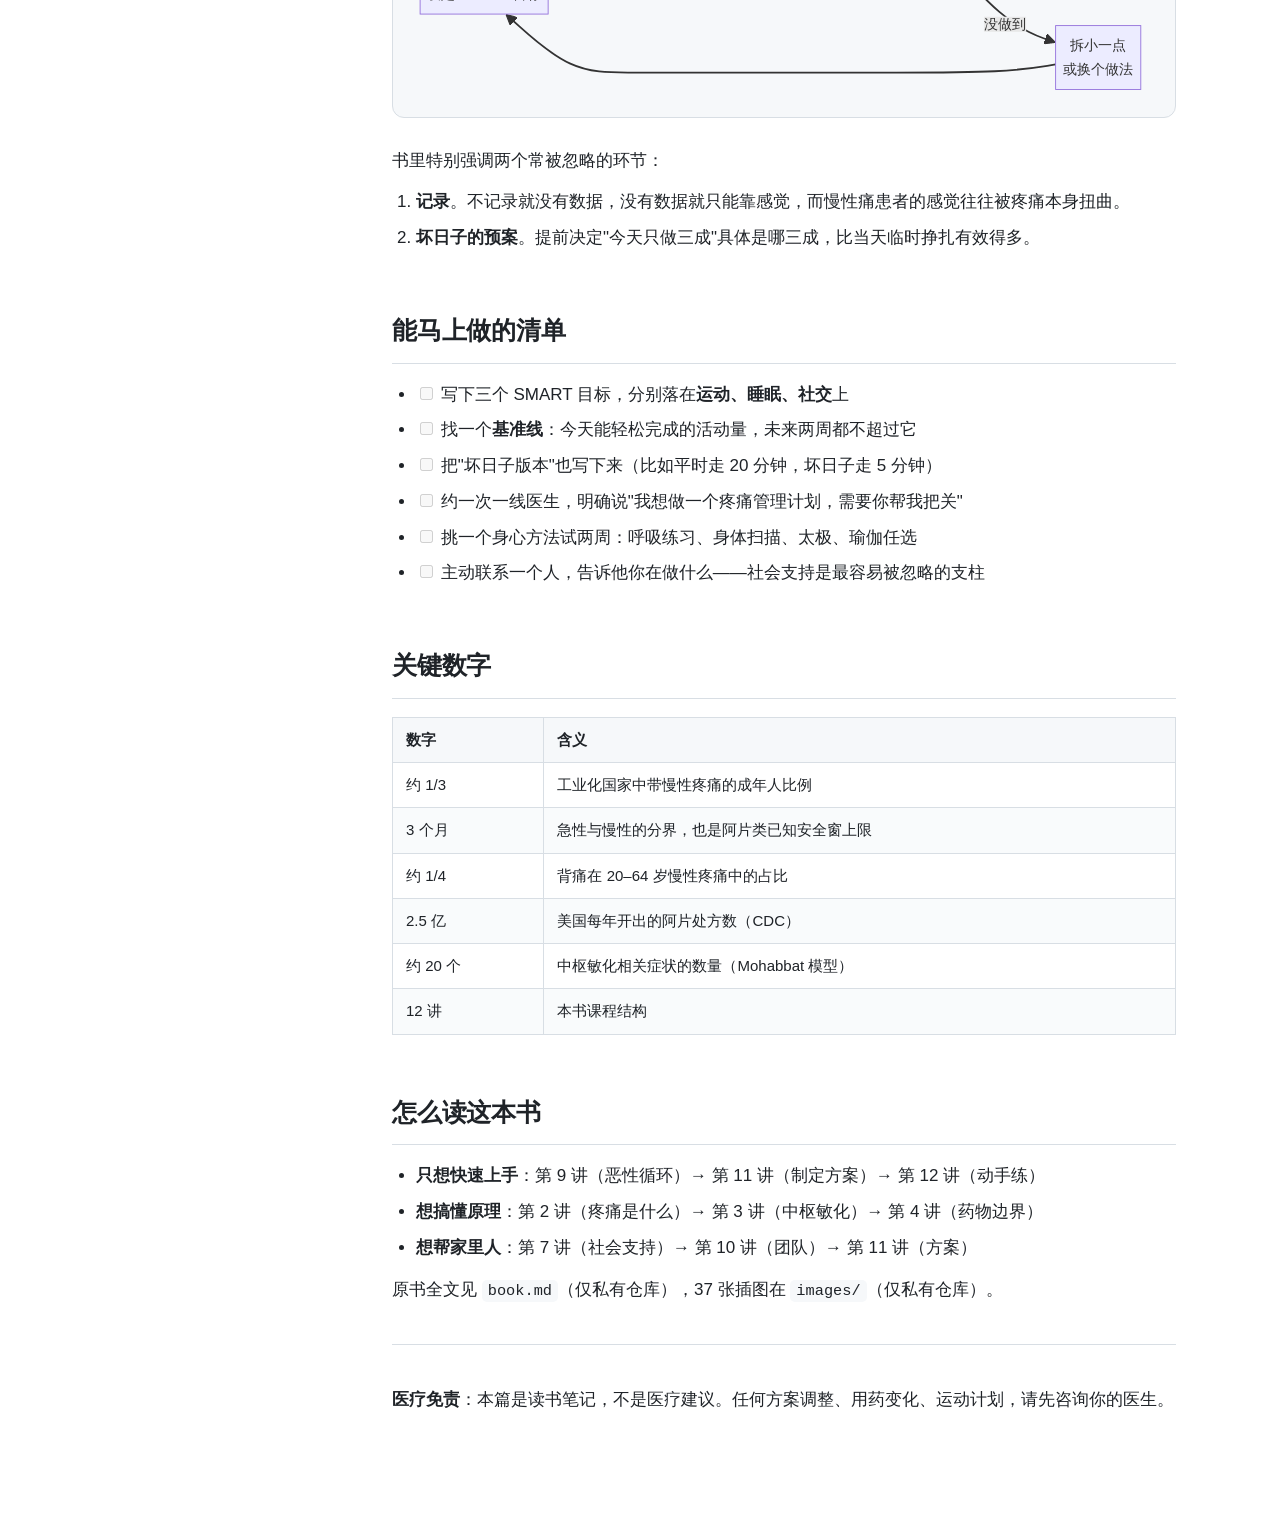
<file: books/mayo-clinic-guide-to-pain-relief/index.html>
<!doctype html>
<html lang="zh-CN">
<head>
<meta charset="utf-8">
<meta name="viewport" content="width=device-width, initial-scale=1">
<title>拆书 · The Mayo Clinic Guide to Pain Relief</title>
<link rel="stylesheet" href="../../assets/style.css">
</head>
<body>

<header class="topbar">
  <a href="../../index.html">&larr; 书库</a>
  <span class="sep">/</span>
  <span class="title">拆书 · The Mayo Clinic Guide to Pain Relief</span>
  <span style="flex:1"></span>
  
</header>

<div class="layout">
  <aside id="toc"></aside>
  <main id="content"></main>
</div>

<!-- 内容来源：notes.md。修改请改 notes.md，然后运行 tools/build.cmd 重新生成。 -->
<script id="md" type="text/markdown">
# 拆书 · The Mayo Clinic Guide to Pain Relief

> 梅奥诊所疼痛缓解指南 · **Barbara K. Bruce, Ph.D., L.P.** · The Great Courses，2017 · 12 讲

<div class="callout">

**一句话读完这本书**

慢性疼痛多半不是「伤还没好」，而是**神经系统把音量调大了**。所以解法往往不是找更强的止痛药，而是把运动、压力、睡眠、社交、情绪这五根支柱同时重新立起来。

</div>

## 这本书在讲什么

工业化国家里，大约**每三个成年人就有一个**在与慢性疼痛共处。但疼痛不像骨折，拍张片子就能看见——它是隐形的，别人看不见，你自己却一刻也躲不开。

更麻烦的是，医学对付**急性痛**很在行：外伤、手术、感染，疼是警报，伤好了警报就撤了。而慢性痛常常在组织愈合之后依然存在，甚至凭空出现。这时候再只盯着"哪里坏了"去找，往往一无所获。

这本书的思路是**换一个问题**：

> 不要问「怎么把痛彻底消掉」，而要问「在痛还在的情况下，我怎么把生活重新建起来」。

这就是书里反复讲的 **跨学科疼痛管理**（interdisciplinary pain management）。它不否认药物，但把主导权交回给患者本人。

## 全书地图

```mermaid
flowchart TD
    A["第 1 讲<br/>为什么疼痛重要"] --> B["第 2 讲<br/>疼痛是什么"]
    B --> C["第 3 讲<br/>疼痛从哪来"]
    C --> D["第 4 讲<br/>药物能做什么"]
    D --> E["第 5–9 讲<br/>五根支柱"]
    E --> F["第 10 讲<br/>组建团队"]
    F --> G["第 11 讲<br/>制定方案"]
    G --> H["第 12 讲<br/>动手练"]
```

前四讲是**认知基础**：搞清楚痛是什么、为什么会变慢性、药物能管到哪一步。

中间五讲是**可操作的杠杆**：运动、压力、社交、睡眠、情绪。

最后三讲把它**装成一台能自己运转的机器**。

## 第一件事：分清两种痛

| | 急性痛 | 慢性痛 |
|---|---|---|
| **时长** | 数天到数周 | 超过 3 个月 |
| **作用** | 保护性警报，提醒你避开伤害 | 警报失灵或被调响，不再对应新损伤 |
| **与损伤的关系** | 基本对应 | 常常不对应，甚至毫无病灶 |
| **药物** | 阿片类短期使用安全有效 | 已超出阿片类的已知安全窗 |
| **主要对策** | 治伤 + 止痛 | 跨学科管理，重建功能 |

书里其实分了**三类**痛：急性痛、慢性痛、以及重症疾病（含癌症）相关的疼痛——第三类有时会和第二类重叠，但处理逻辑更接近急性痛。

```mermaid
flowchart TD
    A["疼痛信号"] --> B{"持续多久"}
    B -->|"3 个月以内"| C["急性痛<br/>保护性 · 随愈合消失"]
    B -->|"超过 3 个月"| D["慢性痛"]
    D --> E["伤口好了<br/>痛还在"]
    D --> F["反复发作"]
    D --> G["凭空出现"]
    C --> H["阿片类药物<br/>短期使用安全有效"]
    D --> I["药物不再是主角<br/>需要跨学科管理"]
```

关键的那条线是 **3 个月**。它既是急慢性的分界，也正好是阿片类药物「已知安全窗」的上限——两个 3 个月重合，不是巧合。

## 核心概念：中枢敏化

这是全书最重要的一个机制，理解了它，后面所有方法才有依据。

简单说：**持续的信号输入会让神经系统把音量旋钮越拧越大**，最后即使原始刺激消失了，系统自己还在响。

梅奥给出的正式定义是：丘脑、下丘脑与杏仁核的调节失常，加上疼痛与感觉加工的改变，从而产生一系列症状。

```mermaid
flowchart TD
    A["持续的组织损伤<br/>或长期压力"] --> B["伤害感受器反复放电"]
    B --> C["外周敏化"]
    C --> D["脊髓上行通路放大"]
    D --> E["丘脑 / 下丘脑 / 杏仁核<br/>调节失常"]
    E --> F["皮层更多区域<br/>被征用来处理疼痛"]
    F --> G["疼痛扩散 · 疲劳 · 睡眠差<br/>肠易激 · 情绪低落"]
```

书里提到的几个证据点，很能说明问题：

- **MRI 显示**：中枢敏化的人，大脑里负责处理疼痛的区域**更大**；本该点亮的区域亮了，周围区域也跟着亮。
- **连接方式反而变了**：不是连接更多，而是**连接更少但更直接**——像把中间商砍掉，信号一路直达。
- **一种机制解释多种病**：肠易激综合征、慢性疲劳、复杂性区域疼痛综合征，过去被当成互不相关的病，现在被认为可能有共同根源。**纤维肌痛是其中最典型的形态**。
- 梅奥把这套表现整理成约 **20 个症状**的「中枢敏化环」（Mohabbat 模型）。

理解这一点的实际意义在于：**你痛得厉害，不等于你的身体正在被破坏**。这会直接影响你怎么看待自己的病，也影响你敢不敢动。

## 12 讲速览

### 第 1 讲 · 为什么疼痛值得认真对待

**核心**：痛是隐形的，但和骨折一样真实。

- 近三分之一的成年人带着某种慢性疼痛生活
- 疼痛看不见，导致患者常被低估、被怀疑，也容易自我怀疑
- 慢性痛会持续消耗情绪资源，愤怒、悲伤、无力感是常见反应

### 第 2 讲 · 疼痛究竟是什么

**核心**：痛是一套神经系统事件，不是伤口直接"发"出来的。

- 信号由**伤害感受器**（nociceptor）传导，分布在皮肤、肌肉、骨骼、关节和内脏
- 伤害感受器分**快慢两类**：锐痛走得快，钝痛走得慢——越紧急的信息跑得越快
- 信号到达大脑只是开始，**大脑如何解释它**同样决定你有多痛

### 第 3 讲 · 慢性疼痛的常见成因

**核心**：有些痛有明确结构原因，有些没有，后者往往指向中枢敏化。

- 20–64 岁人群中最常见的慢性疼痛是**背痛**，约占四分之一强
- 美国 NIH 把慢性背痛成因分为四类：机械性问题、损伤、后天疾病、感染与肿瘤
- 头痛、慢性腹痛各有机制；而许多"查不出原因"的痛，最后落在中枢敏化上

### 第 4 讲 · 药物：该用与不该用

**核心**：药不是坏东西，是用错了场景。

- 阿片类对**急性痛**（3 天至 3 个月）在多数患者身上安全有效
- 慢性痛超过 3 个月，已**超出已知安全窗**，收益下降而风险上升
- 美国 CDC 数据：每年开出超过 **2.5 亿张**阿片处方——问题不在药本身，而在开给了不该长期用的人

### 第 5 讲 · 运动为什么有用

**核心**：过去让疼痛患者"别动"，现在结论完全相反。

- 运动释放**内啡肽与脑啡肽**，是身体自带的止痛剂与愉悦激素
- 还能改善脑部血流、减轻疲劳、提升睡眠质量，甚至降低部分疾病风险
- 起步需要人带：**物理治疗师**（康复）、**作业治疗师**（日常动作的安全做法）、**认证运动治疗师**（健身房场景）

### 第 6 讲 · 管好压力才能管好疼痛

**核心**：压力和疼痛走的是同一套神经通路。

- 压力反应是"战或逃"，从**边缘系统**发起，和疼痛信号的处理路径高度重叠
- 长期压力让**HPA 轴**持续开机，身体一直处在过载状态
- 梅奥常用的身心方法：冥想、瑜伽、太极、引导想象；同时要会甄别"整合医学"里的夸大宣传

### 第 7 讲 · 社会支持

**核心**：疼的时候想躲起来，这恰恰是最糟的选择。

- 三类支持：**工具性**（帮忙做事）、**情感性**（倾听陪伴）、**信息性**（有用的信息）
- 支持网络强的人情绪更稳、更少抑郁焦虑、更独立
- 生理上也更好：免疫更强、血压与胆固醇更低、平均寿命更长

### 第 8 讲 · 疼痛中如何睡好

**核心**：睡眠是必需品，不是奢侈品。

- 慢性痛患者睡前想得最多的**不是白天的事，而是疼痛本身**
- 睡眠不足与高血压、糖尿病、抑郁、免疫力下降、全因死亡率升高都相关
- 睡眠问题常被当成"结果"，其实它同时是**原因**——睡不好会直接降低痛阈

### 第 9 讲 · 疼痛与情绪的恶性循环

**核心**：好日子拼命干，坏日子躺平——这个循环会把你越拖越低。

- **行为循环**：书里叫 "push, crash, and burn"，用力过猛必然换来崩溃
- 反复过载导致**体能下降**（deconditioning）：能做的越来越少，需要的恢复越来越久
- 破法是**节制**（moderation）：不快不慢、大多数日子都能维持的节奏

### 第 10 讲 · 组建你的疼痛管理团队

**核心**：队长是你自己，不是医生。

- 团队里可能有医生、护士、物理治疗师、行为专家、药师、支持小组、家人——但**做决定的人是你**
- **一线医生（PCP）**适合放在中心：他掌握全部资料，看的是长期恢复而不是单点问题
- 专科医生擅长"解决一个具体问题"，PCP 擅长"持续管理与健康促进"，分工不同

### 第 11 讲 · 制定你自己的方案

**核心**：好方案 = 了解病情 + 组建团队 + 生活方式干预。

- 用 **SMART 目标**覆盖五个领域：运动、减压、社交、睡眠、情绪
- 目标要**写下来**，放在每天看得见的地方
- 还要做两件事：分析时间实际花在哪、提前想好**坏日子怎么过**

### 第 12 讲 · 实操：运动与放松

**核心**：把前面讲的变成今天就能做的动作。

- 力量训练：**肱二头肌弯举**、**侧平举**、**三头肌三种变式**（每侧 10 次）
- 有氧运动 + **结构化放松**练习
- 所有动作都强调：先和医疗团队确认，从低强度起步

## 五根支柱

第 5 到第 9 讲可以被压缩成一张图——这也是全书最实用的部分：

```mermaid
flowchart TD
    R["跨学科疼痛管理"] --> P1["运动与体能<br/>第 5 讲"]
    R --> P2["压力管理<br/>第 6 讲"]
    R --> P3["社会支持<br/>第 7 讲"]
    R --> P4["睡眠<br/>第 8 讲"]
    R --> P5["情绪与认知<br/>第 9 讲"]
```

它们不是并列的清单，而是**互相咬合**的：睡不好会加重疼痛，疼痛加重会不想动，不动会体能下降，体能下降会更沮丧，沮丧又会让人更孤立、更睡不好。任何一根柱子塌了，其他的都会跟着晃。

反过来说也一样成立：**任何一根柱子立起来，其他的都会轻松一点**。这就是为什么不必五件事同时开工——先动一根，往往就能带动其余。

## 两个循环，一个出口

### 循环一：好日子与坏日子

```mermaid
flowchart TD
    G["状态好的日子"] --> O["拼命补上所有事"]
    O --> C["随后几天<br/>疼痛加剧"]
    C --> R["被迫长时间休息"]
    R --> D["体能进一步下降"]
    D --> G
```

越努力越糟，因为努力的方式是"透支"而不是"积累"。

### 循环二：疼痛与情绪

```mermaid
flowchart LR
    P["疼痛"] --> A["活动减少"]
    A --> D["体能下降"]
    D --> M["情绪低落 · 焦虑"]
    M --> S["睡眠变差"]
    S --> T["痛阈下降"]
    T --> P
```

这两个循环共用同一个出口：**把节奏放平**。不是"能忍就多干一点"，而是找到一个大多数日子都能承受的基准线，然后在这个基准线上极其缓慢地加量。

## 把计划转起来

方案不是写一次就完事，它是个闭环：

```mermaid
flowchart LR
    A["设定 SMART 目标"] --> B["每天记录"]
    B --> C["每周回看"]
    C --> D{"这周做到了吗"}
    D -->|"做到"| E["下周一格难度"]
    D -->|"没做到"| F["拆小一点<br/>或换个做法"]
    E --> A
    F --> A
```

书里特别强调两个常被忽略的环节：

1. **记录**。不记录就没有数据，没有数据就只能靠感觉，而慢性痛患者的感觉往往被疼痛本身扭曲。
2. **坏日子的预案**。提前决定"今天只做三成"具体是哪三成，比当天临时挣扎有效得多。

## 能马上做的清单

- [ ] 写下三个 SMART 目标，分别落在**运动、睡眠、社交**上
- [ ] 找一个**基准线**：今天能轻松完成的活动量，未来两周都不超过它
- [ ] 把"坏日子版本"也写下来（比如平时走 20 分钟，坏日子走 5 分钟）
- [ ] 约一次一线医生，明确说"我想做一个疼痛管理计划，需要你帮我把关"
- [ ] 挑一个身心方法试两周：呼吸练习、身体扫描、太极、瑜伽任选
- [ ] 主动联系一个人，告诉他你在做什么——社会支持是最容易被忽略的支柱

## 关键数字

| 数字 | 含义 |
|---|---|
| 约 1/3 | 工业化国家中带慢性疼痛的成年人比例 |
| 3 个月 | 急性与慢性的分界，也是阿片类已知安全窗上限 |
| 约 1/4 | 背痛在 20–64 岁慢性疼痛中的占比 |
| 2.5 亿 | 美国每年开出的阿片处方数（CDC） |
| 约 20 个 | 中枢敏化相关症状的数量（Mohabbat 模型） |
| 12 讲 | 本书课程结构 |

## 怎么读这本书

- **只想快速上手**：第 9 讲（恶性循环）→ 第 11 讲（制定方案）→ 第 12 讲（动手练）
- **想搞懂原理**：第 2 讲（疼痛是什么）→ 第 3 讲（中枢敏化）→ 第 4 讲（药物边界）
- **想帮家里人**：第 7 讲（社会支持）→ 第 10 讲（团队）→ 第 11 讲（方案）

原书全文见 `book.md`（仅私有仓库），37 张插图在 `images/`（仅私有仓库）。

---

**医疗免责**：本篇是读书笔记，不是医疗建议。任何方案调整、用药变化、运动计划，请先咨询你的医生。

</script>

<script src="../../assets/vendor/marked.min.js"></script>
<script src="../../assets/vendor/mermaid.min.js"></script>
<script src="../../assets/site.js"></script>
</body>
</html>
</file>
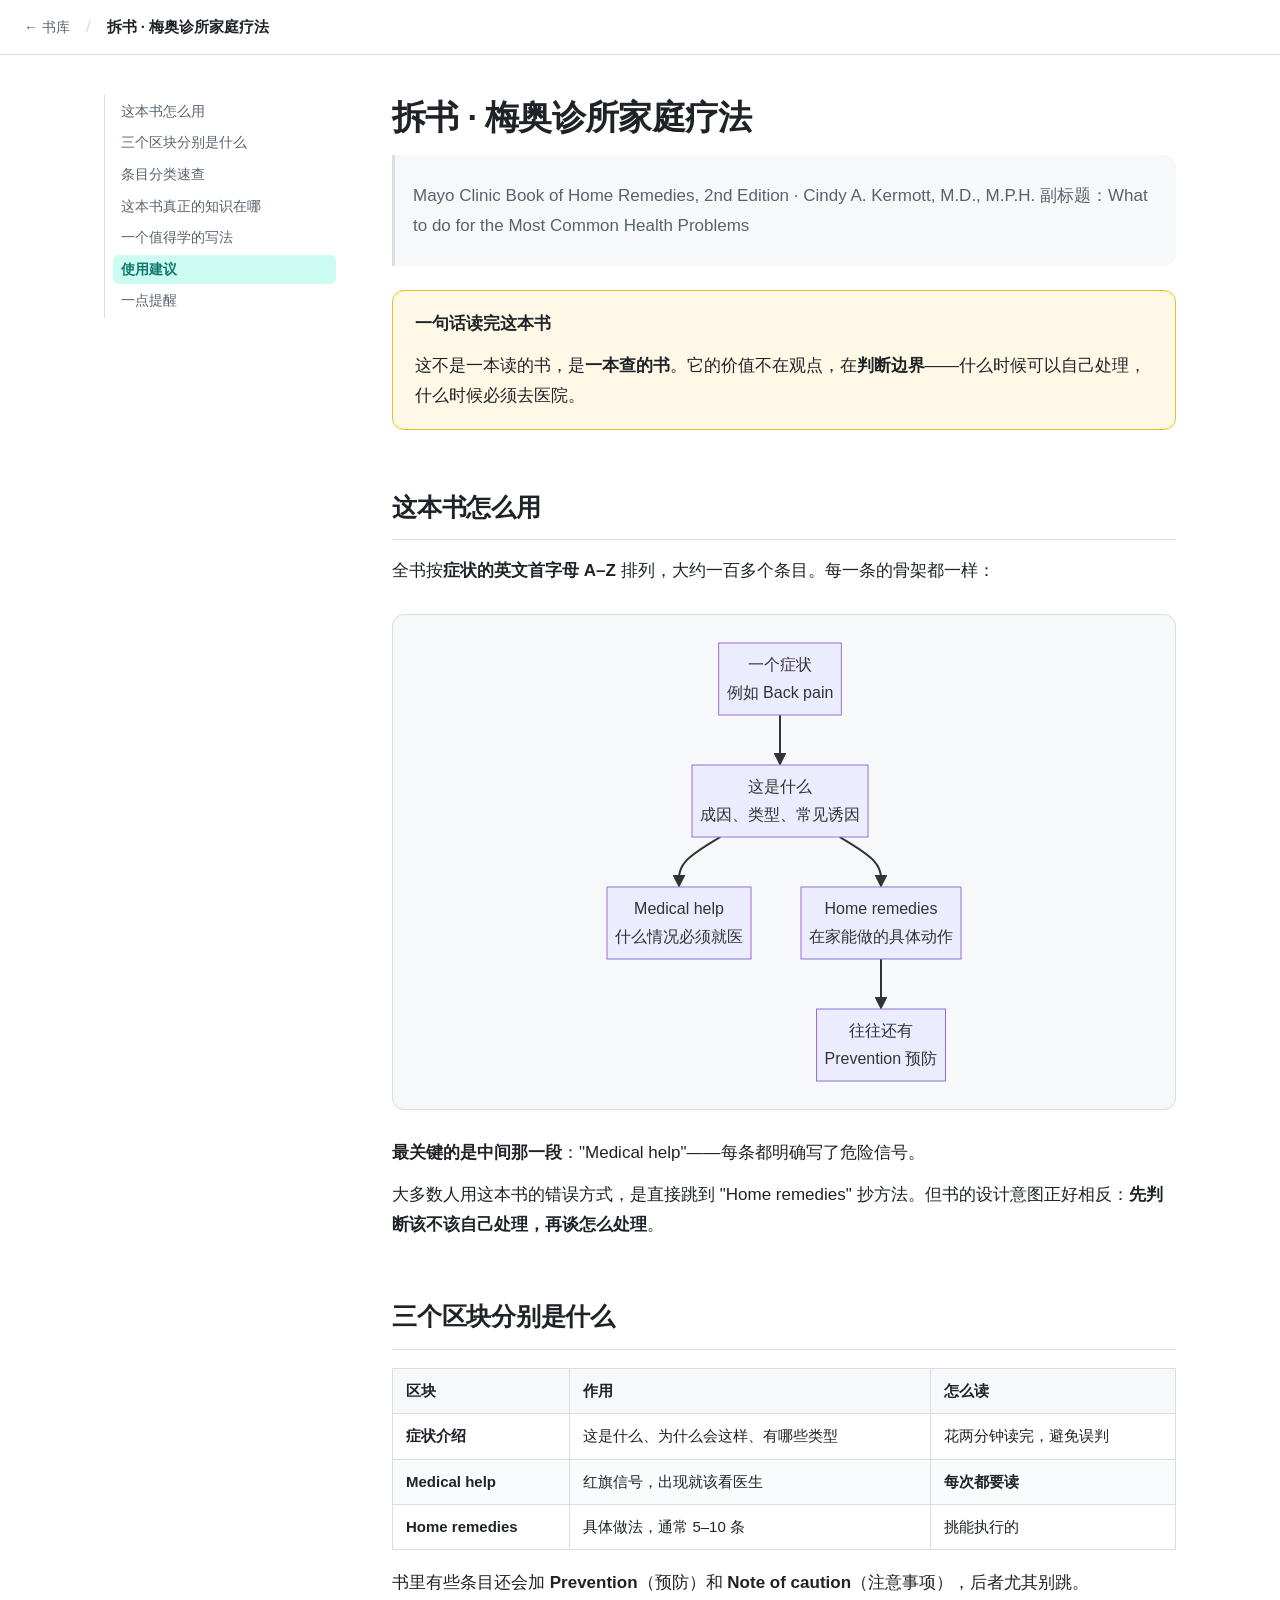
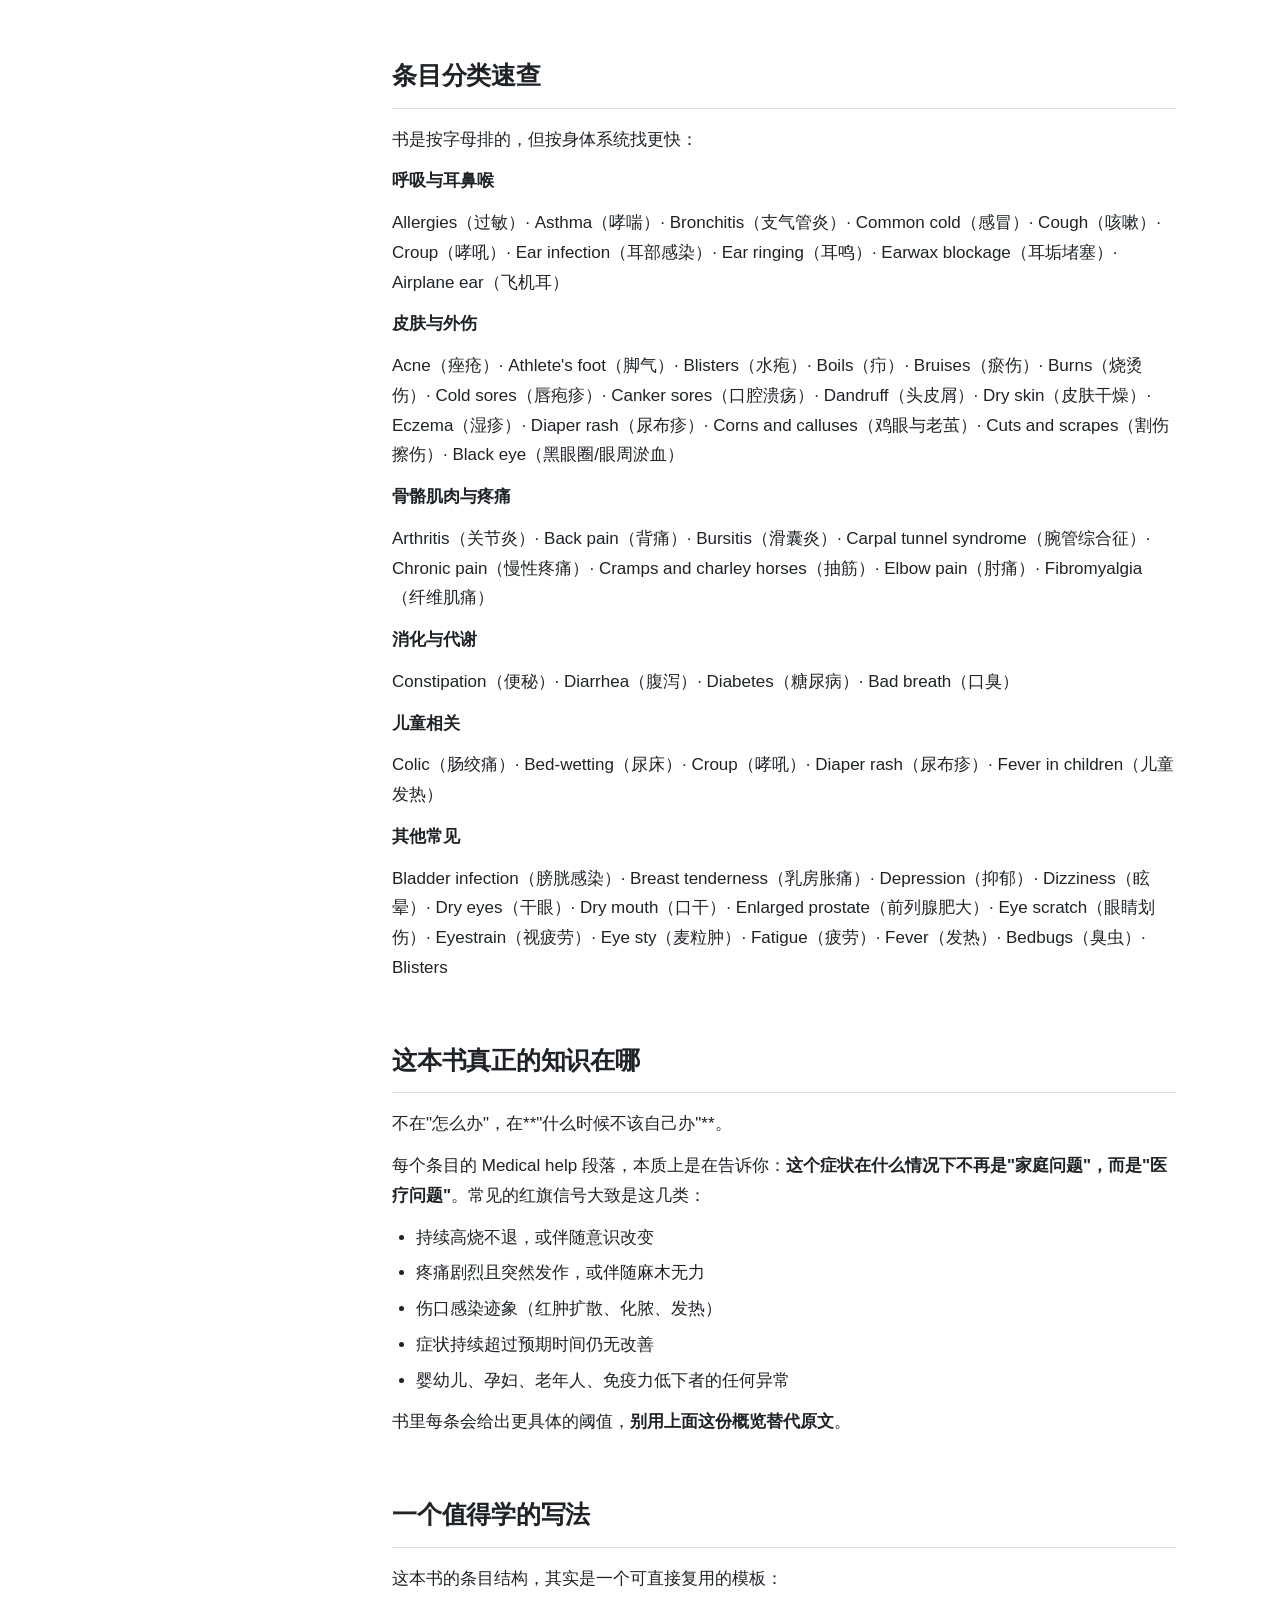
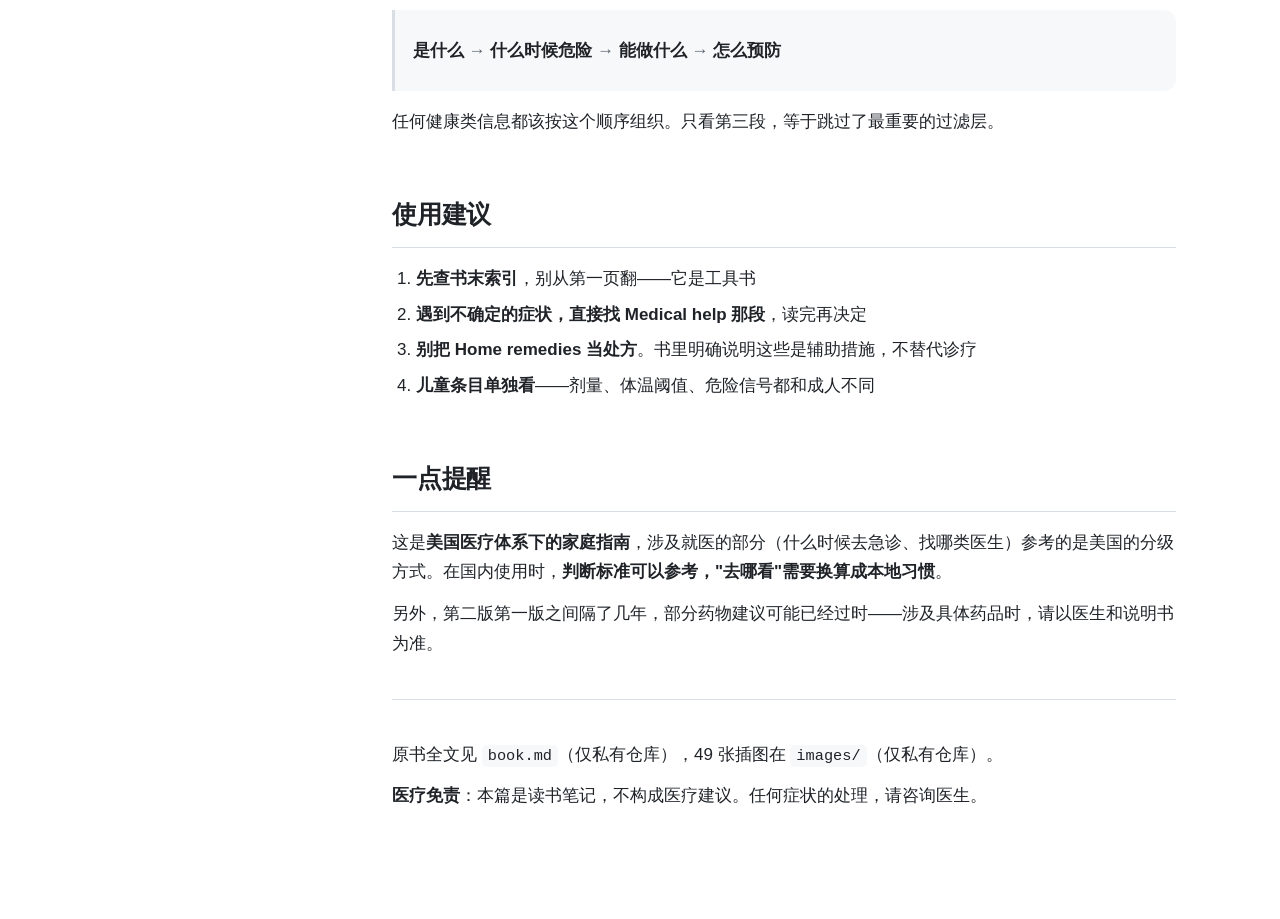
<file: books/mayo-clinic-home-remedies/index.html>
<!doctype html>
<html lang="zh-CN">
<head>
<meta charset="utf-8">
<meta name="viewport" content="width=device-width, initial-scale=1">
<title>拆书 · 梅奥诊所家庭疗法</title>
<link rel="stylesheet" href="../../assets/style.css">
</head>
<body>

<header class="topbar">
  <a href="../../index.html">&larr; 书库</a>
  <span class="sep">/</span>
  <span class="title">拆书 · 梅奥诊所家庭疗法</span>
  <span style="flex:1"></span>
  
</header>

<div class="layout">
  <aside id="toc"></aside>
  <main id="content"></main>
</div>

<!-- 内容来源：notes.md。修改请改 notes.md，然后运行 tools/build.cmd 重新生成。 -->
<script id="md" type="text/markdown">
# 拆书 · 梅奥诊所家庭疗法

> Mayo Clinic Book of Home Remedies, 2nd Edition · Cindy A. Kermott, M.D., M.P.H.
> 副标题：What to do for the Most Common Health Problems

<div class="callout">

**一句话读完这本书**

这不是一本读的书，是**一本查的书**。它的价值不在观点，在**判断边界**——什么时候可以自己处理，什么时候必须去医院。

</div>

## 这本书怎么用

全书按**症状的英文首字母 A–Z** 排列，大约一百多个条目。每一条的骨架都一样：

```mermaid
flowchart TD
    A["一个症状<br/>例如 Back pain"] --> B["这是什么<br/>成因、类型、常见诱因"]
    B --> C["Medical help<br/>什么情况必须就医"]
    B --> D["Home remedies<br/>在家能做的具体动作"]
    D --> E["往往还有<br/>Prevention 预防"]
```

**最关键的是中间那一段**："Medical help"——每条都明确写了危险信号。

大多数人用这本书的错误方式，是直接跳到 "Home remedies" 抄方法。但书的设计意图正好相反：**先判断该不该自己处理，再谈怎么处理**。

## 三个区块分别是什么

| 区块 | 作用 | 怎么读 |
|---|---|---|
| **症状介绍** | 这是什么、为什么会这样、有哪些类型 | 花两分钟读完，避免误判 |
| **Medical help** | 红旗信号，出现就该看医生 | **每次都要读** |
| **Home remedies** | 具体做法，通常 5–10 条 | 挑能执行的 |

书里有些条目还会加 **Prevention**（预防）和 **Note of caution**（注意事项），后者尤其别跳。

## 条目分类速查

书是按字母排的，但按身体系统找更快：

**呼吸与耳鼻喉**

Allergies（过敏）· Asthma（哮喘）· Bronchitis（支气管炎）· Common cold（感冒）· Cough（咳嗽）· Croup（哮吼）· Ear infection（耳部感染）· Ear ringing（耳鸣）· Earwax blockage（耳垢堵塞）· Airplane ear（飞机耳）

**皮肤与外伤**

Acne（痤疮）· Athlete's foot（脚气）· Blisters（水疱）· Boils（疖）· Bruises（瘀伤）· Burns（烧烫伤）· Cold sores（唇疱疹）· Canker sores（口腔溃疡）· Dandruff（头皮屑）· Dry skin（皮肤干燥）· Eczema（湿疹）· Diaper rash（尿布疹）· Corns and calluses（鸡眼与老茧）· Cuts and scrapes（割伤擦伤）· Black eye（黑眼圈/眼周淤血）

**骨骼肌肉与疼痛**

Arthritis（关节炎）· Back pain（背痛）· Bursitis（滑囊炎）· Carpal tunnel syndrome（腕管综合征）· Chronic pain（慢性疼痛）· Cramps and charley horses（抽筋）· Elbow pain（肘痛）· Fibromyalgia（纤维肌痛）

**消化与代谢**

Constipation（便秘）· Diarrhea（腹泻）· Diabetes（糖尿病）· Bad breath（口臭）

**儿童相关**

Colic（肠绞痛）· Bed-wetting（尿床）· Croup（哮吼）· Diaper rash（尿布疹）· Fever in children（儿童发热）

**其他常见**

Bladder infection（膀胱感染）· Breast tenderness（乳房胀痛）· Depression（抑郁）· Dizziness（眩晕）· Dry eyes（干眼）· Dry mouth（口干）· Enlarged prostate（前列腺肥大）· Eye scratch（眼睛划伤）· Eyestrain（视疲劳）· Eye sty（麦粒肿）· Fatigue（疲劳）· Fever（发热）· Bedbugs（臭虫）· Blisters

## 这本书真正的知识在哪

不在"怎么办"，在**"什么时候不该自己办"**。

每个条目的 Medical help 段落，本质上是在告诉你：**这个症状在什么情况下不再是"家庭问题"，而是"医疗问题"**。常见的红旗信号大致是这几类：

- 持续高烧不退，或伴随意识改变
- 疼痛剧烈且突然发作，或伴随麻木无力
- 伤口感染迹象（红肿扩散、化脓、发热）
- 症状持续超过预期时间仍无改善
- 婴幼儿、孕妇、老年人、免疫力低下者的任何异常

书里每条会给出更具体的阈值，**别用上面这份概览替代原文**。

## 一个值得学的写法

这本书的条目结构，其实是一个可直接复用的模板：

> **是什么** → **什么时候危险** → **能做什么** → **怎么预防**

任何健康类信息都该按这个顺序组织。只看第三段，等于跳过了最重要的过滤层。

## 使用建议

1. **先查书末索引**，别从第一页翻——它是工具书
2. **遇到不确定的症状，直接找 Medical help 那段**，读完再决定
3. **别把 Home remedies 当处方**。书里明确说明这些是辅助措施，不替代诊疗
4. **儿童条目单独看**——剂量、体温阈值、危险信号都和成人不同

## 一点提醒

这是**美国医疗体系下的家庭指南**，涉及就医的部分（什么时候去急诊、找哪类医生）参考的是美国的分级方式。在国内使用时，**判断标准可以参考，"去哪看"需要换算成本地习惯**。

另外，第二版第一版之间隔了几年，部分药物建议可能已经过时——涉及具体药品时，请以医生和说明书为准。

---

原书全文见 `book.md`（仅私有仓库），49 张插图在 `images/`（仅私有仓库）。

**医疗免责**：本篇是读书笔记，不构成医疗建议。任何症状的处理，请咨询医生。

</script>

<script src="../../assets/vendor/marked.min.js"></script>
<script src="../../assets/vendor/mermaid.min.js"></script>
<script src="../../assets/site.js"></script>
</body>
</html>
</file>
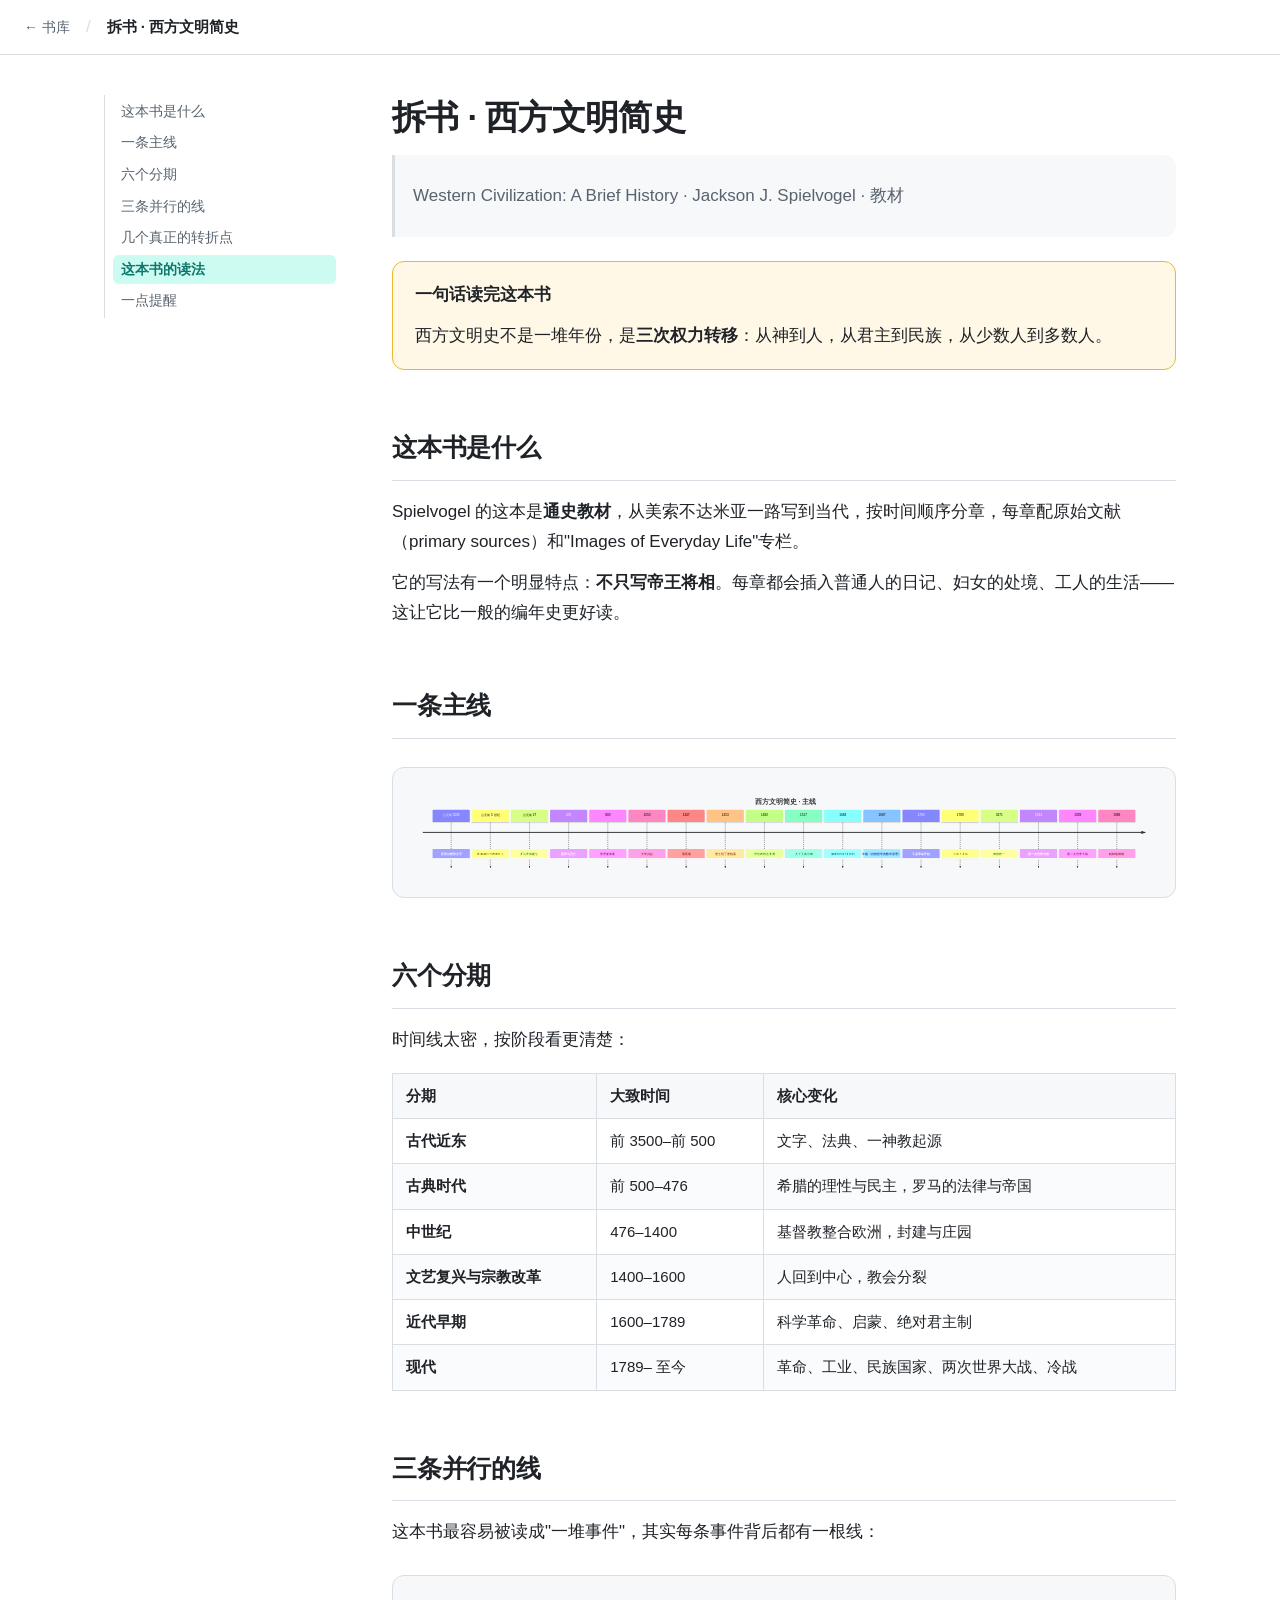
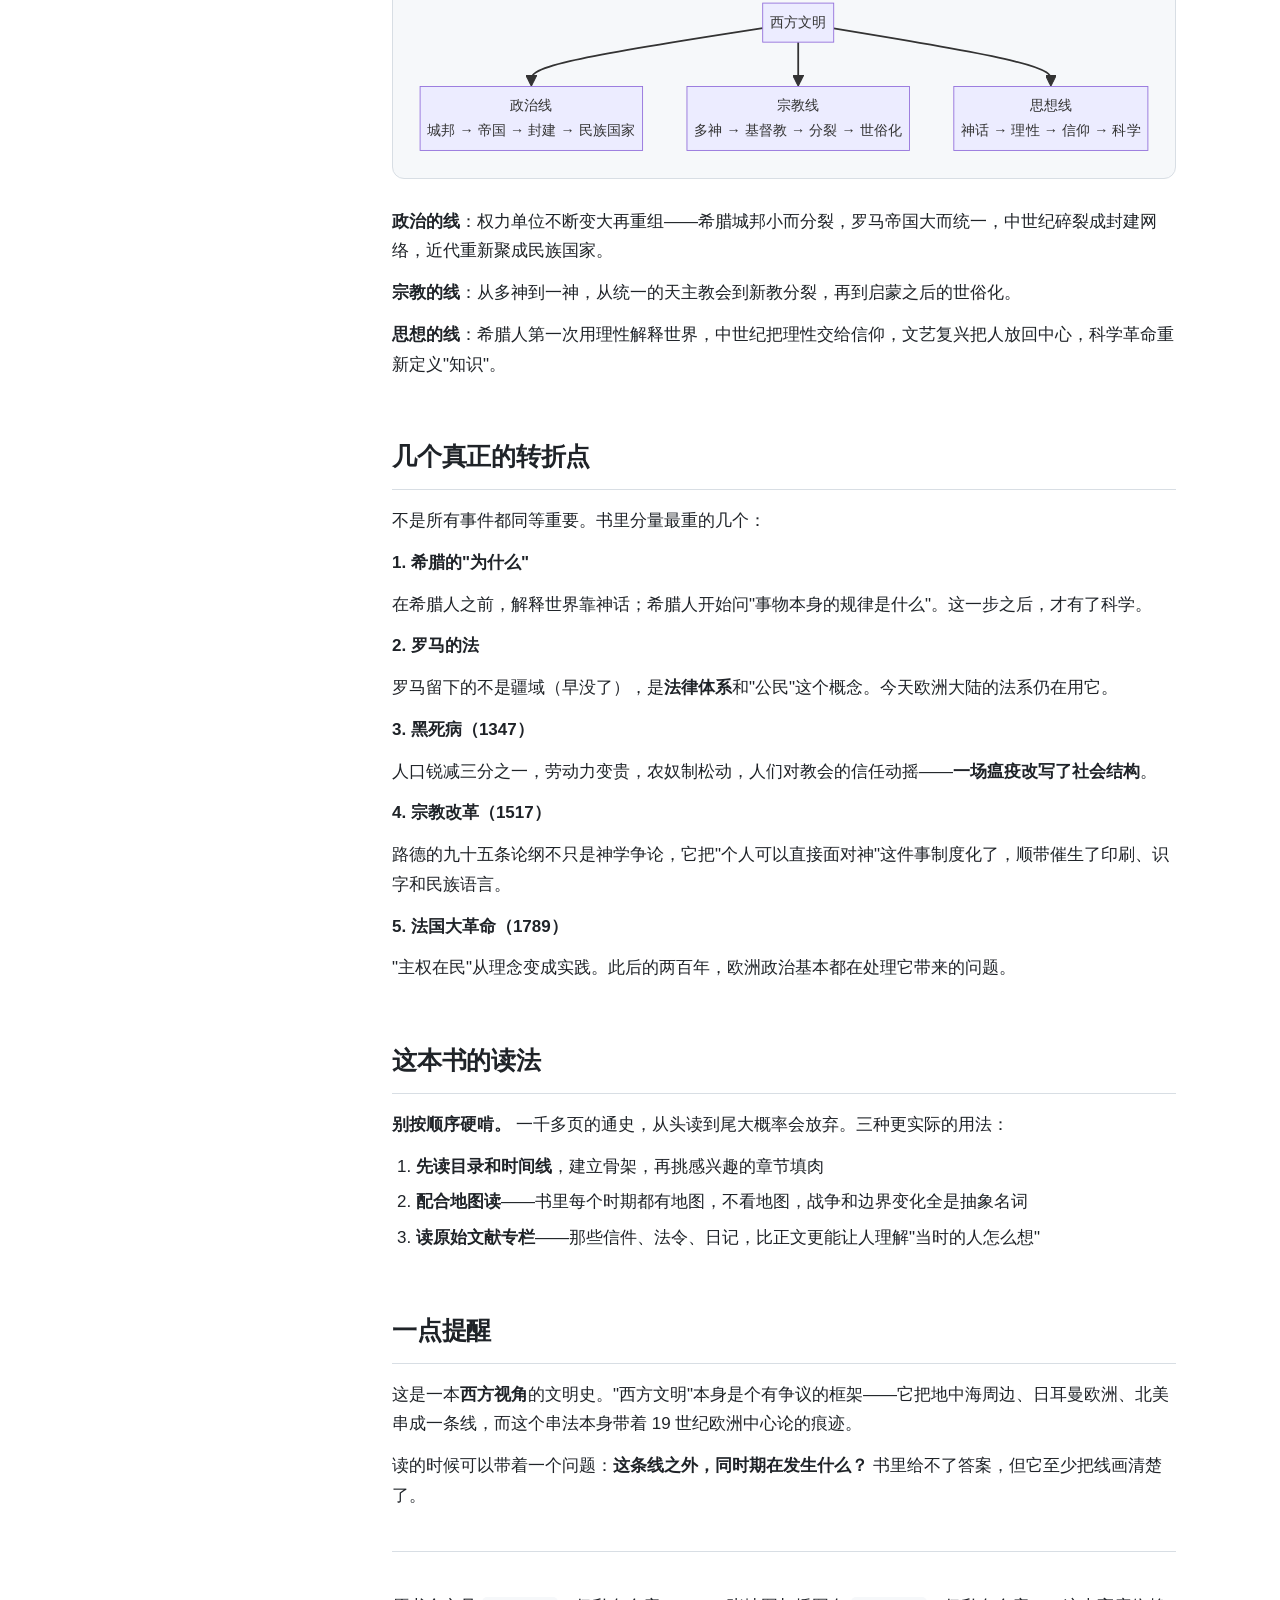
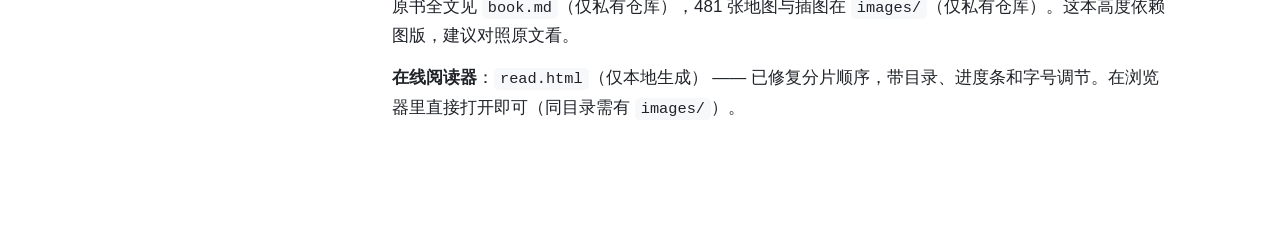
<file: books/western-civilization/index.html>
<!doctype html>
<html lang="zh-CN">
<head>
<meta charset="utf-8">
<meta name="viewport" content="width=device-width, initial-scale=1">
<title>拆书 · 西方文明简史</title>
<link rel="stylesheet" href="../../assets/style.css">
</head>
<body>

<header class="topbar">
  <a href="../../index.html">&larr; 书库</a>
  <span class="sep">/</span>
  <span class="title">拆书 · 西方文明简史</span>
  <span style="flex:1"></span>
  
</header>

<div class="layout">
  <aside id="toc"></aside>
  <main id="content"></main>
</div>

<!-- 内容来源：notes.md。修改请改 notes.md，然后运行 tools/build.cmd 重新生成。 -->
<script id="md" type="text/markdown">
# 拆书 · 西方文明简史

> Western Civilization: A Brief History · Jackson J. Spielvogel · 教材

<div class="callout">

**一句话读完这本书**

西方文明史不是一堆年份，是**三次权力转移**：从神到人，从君主到民族，从少数人到多数人。

</div>

## 这本书是什么

Spielvogel 的这本是**通史教材**，从美索不达米亚一路写到当代，按时间顺序分章，每章配原始文献（primary sources）和"Images of Everyday Life"专栏。

它的写法有一个明显特点：**不只写帝王将相**。每章都会插入普通人的日记、妇女的处境、工人的生活——这让它比一般的编年史更好读。

## 一条主线

```mermaid
timeline
    title 西方文明简史 · 主线
    公元前 3500 : 苏美尔楔形文字
    公元前 5 世纪 : 希腊城邦与雅典民主
    公元前 27 : 罗马帝国建立
    476 : 西罗马灭亡
    800 : 查理曼加冕
    1050 : 大学兴起
    1347 : 黑死病
    1453 : 君士坦丁堡陷落
    1492 : 哥伦布抵达美洲
    1517 : 九十五条论纲
    1648 : 威斯特伐利亚和约
    1687 : 牛顿《自然哲学的数学原理》
    1760 : 工业革命开始
    1789 : 法国大革命
    1871 : 德国统一
    1914 : 第一次世界大战
    1939 : 第二次世界大战
    1989 : 柏林墙倒塌
```

## 六个分期

时间线太密，按阶段看更清楚：

| 分期 | 大致时间 | 核心变化 |
|---|---|---|
| **古代近东** | 前 3500–前 500 | 文字、法典、一神教起源 |
| **古典时代** | 前 500–476 | 希腊的理性与民主，罗马的法律与帝国 |
| **中世纪** | 476–1400 | 基督教整合欧洲，封建与庄园 |
| **文艺复兴与宗教改革** | 1400–1600 | 人回到中心，教会分裂 |
| **近代早期** | 1600–1789 | 科学革命、启蒙、绝对君主制 |
| **现代** | 1789– 至今 | 革命、工业、民族国家、两次世界大战、冷战 |

## 三条并行的线

这本书最容易被读成"一堆事件"，其实每条事件背后都有一根线：

```mermaid
flowchart TD
    A["西方文明"] --> P["政治线<br/>城邦 → 帝国 → 封建 → 民族国家"]
    A --> R["宗教线<br/>多神 → 基督教 → 分裂 → 世俗化"]
    A --> I["思想线<br/>神话 → 理性 → 信仰 → 科学"]
```

**政治的线**：权力单位不断变大再重组——希腊城邦小而分裂，罗马帝国大而统一，中世纪碎裂成封建网络，近代重新聚成民族国家。

**宗教的线**：从多神到一神，从统一的天主教会到新教分裂，再到启蒙之后的世俗化。

**思想的线**：希腊人第一次用理性解释世界，中世纪把理性交给信仰，文艺复兴把人放回中心，科学革命重新定义"知识"。

## 几个真正的转折点

不是所有事件都同等重要。书里分量最重的几个：

**1. 希腊的"为什么"**

在希腊人之前，解释世界靠神话；希腊人开始问"事物本身的规律是什么"。这一步之后，才有了科学。

**2. 罗马的法**

罗马留下的不是疆域（早没了），是**法律体系**和"公民"这个概念。今天欧洲大陆的法系仍在用它。

**3. 黑死病（1347）**

人口锐减三分之一，劳动力变贵，农奴制松动，人们对教会的信任动摇——**一场瘟疫改写了社会结构**。

**4. 宗教改革（1517）**

路德的九十五条论纲不只是神学争论，它把"个人可以直接面对神"这件事制度化了，顺带催生了印刷、识字和民族语言。

**5. 法国大革命（1789）**

"主权在民"从理念变成实践。此后的两百年，欧洲政治基本都在处理它带来的问题。

## 这本书的读法

**别按顺序硬啃。** 一千多页的通史，从头读到尾大概率会放弃。三种更实际的用法：

1. **先读目录和时间线**，建立骨架，再挑感兴趣的章节填肉
2. **配合地图读**——书里每个时期都有地图，不看地图，战争和边界变化全是抽象名词
3. **读原始文献专栏**——那些信件、法令、日记，比正文更能让人理解"当时的人怎么想"

## 一点提醒

这是一本**西方视角**的文明史。"西方文明"本身是个有争议的框架——它把地中海周边、日耳曼欧洲、北美串成一条线，而这个串法本身带着 19 世纪欧洲中心论的痕迹。

读的时候可以带着一个问题：**这条线之外，同时期在发生什么？** 书里给不了答案，但它至少把线画清楚了。

---

原书全文见 `book.md`（仅私有仓库），481 张地图与插图在 `images/`（仅私有仓库）。这本高度依赖图版，建议对照原文看。

**在线阅读器**：`read.html`（仅本地生成） —— 已修复分片顺序，带目录、进度条和字号调节。在浏览器里直接打开即可（同目录需有 `images/`）。

</script>

<script src="../../assets/vendor/marked.min.js"></script>
<script src="../../assets/vendor/mermaid.min.js"></script>
<script src="../../assets/site.js"></script>
</body>
</html>
</file>
<file: assets/style.css>
/* ---------- design tokens ---------- */
:root {
  --bg: #ffffff;
  --bg-soft: #f6f8fa;
  --bg-card: #ffffff;
  --text: #1f2328;
  --text-dim: #59636e;
  --line: #d8dee4;
  --accent: #0f766e;
  --accent-soft: #ccfbf1;
  --warn-bg: #fff8e6;
  --warn-line: #e8b931;
  --radius: 12px;
  --shadow: 0 1px 2px rgba(0,0,0,.04), 0 8px 24px rgba(0,0,0,.05);
}

@media (prefers-color-scheme: dark) {
  :root {
    --bg: #0d1117;
    --bg-soft: #161b22;
    --bg-card: #161b22;
    --text: #e6edf3;
    --text-dim: #9198a1;
    --line: #30363d;
    --accent: #2dd4bf;
    --accent-soft: #0f3d38;
    --warn-bg: #2b2413;
    --warn-line: #9e6a03;
    --shadow: 0 1px 2px rgba(0,0,0,.3), 0 8px 24px rgba(0,0,0,.4);
  }
}

* { box-sizing: border-box; }

html { scroll-behavior: smooth; scroll-padding-top: 72px; }

body {
  margin: 0;
  background: var(--bg);
  color: var(--text);
  font: 17px/1.75 -apple-system, BlinkMacSystemFont, "Segoe UI", "Microsoft YaHei",
        "PingFang SC", "Hiragino Sans GB", sans-serif;
  -webkit-font-smoothing: antialiased;
}

/* ---------- top bar ---------- */
.topbar {
  position: sticky;
  top: 0;
  z-index: 10;
  display: flex;
  align-items: center;
  gap: 16px;
  padding: 12px 24px;
  background: color-mix(in srgb, var(--bg) 88%, transparent);
  backdrop-filter: blur(8px);
  border-bottom: 1px solid var(--line);
}

.topbar a { color: var(--text-dim); text-decoration: none; font-size: 14px; }
.topbar a:hover { color: var(--accent); }
.topbar .title { font-weight: 600; font-size: 15px; color: var(--text); }
.topbar .sep { color: var(--line); }

/* ---------- layout ---------- */
.layout {
  display: grid;
  grid-template-columns: 232px minmax(0, 1fr);
  gap: 56px;
  max-width: 1120px;
  margin: 0 auto;
  padding: 40px 24px 96px;
}

#toc {
  position: sticky;
  top: 72px;
  align-self: start;
  max-height: calc(100vh - 96px);
  overflow-y: auto;
  font-size: 14px;
  border-left: 1px solid var(--line);
  padding-left: 16px;
}

#toc ul { list-style: none; margin: 0; padding: 0; }
#toc li { margin: 2px 0; }
#toc a {
  display: block;
  padding: 5px 8px;
  margin-left: -8px;
  color: var(--text-dim);
  text-decoration: none;
  border-radius: 6px;
  line-height: 1.4;
}
#toc a:hover { color: var(--accent); background: var(--bg-soft); }
#toc a.active { color: var(--accent); font-weight: 600; background: var(--accent-soft); }

/* ---------- article ---------- */
main { min-width: 0; }

main h1 {
  font-size: 34px;
  line-height: 1.3;
  margin: 0 0 8px;
  letter-spacing: -.02em;
}

main h2 {
  font-size: 25px;
  margin: 56px 0 16px;
  padding-bottom: 10px;
  border-bottom: 1px solid var(--line);
  letter-spacing: -.01em;
}

main h3 {
  font-size: 19px;
  margin: 36px 0 10px;
  padding-left: 12px;
  border-left: 3px solid var(--accent);
}

main h4 { font-size: 16px; margin: 24px 0 8px; }

main p { margin: 12px 0; }
main strong { color: var(--text); font-weight: 650; }
main ul, main ol { padding-left: 24px; margin: 12px 0; }
main li { margin: 6px 0; }

main a { color: var(--accent); text-decoration: none; border-bottom: 1px solid transparent; }
main a:hover { border-bottom-color: var(--accent); }

main blockquote {
  margin: 16px 0;
  padding: 14px 18px;
  background: var(--bg-soft);
  border-left: 3px solid var(--line);
  border-radius: 0 var(--radius) var(--radius) 0;
  color: var(--text-dim);
}

main code {
  background: var(--bg-soft);
  padding: 2px 6px;
  border-radius: 5px;
  font-size: .9em;
  font-family: ui-monospace, "Cascadia Code", Consolas, monospace;
}

main pre {
  background: var(--bg-soft);
  padding: 16px;
  border-radius: var(--radius);
  overflow-x: auto;
  border: 1px solid var(--line);
}
main pre code { background: none; padding: 0; }

main table {
  width: 100%;
  border-collapse: collapse;
  margin: 18px 0;
  font-size: 15px;
}
main th, main td {
  border: 1px solid var(--line);
  padding: 9px 13px;
  text-align: left;
  vertical-align: top;
}
main th { background: var(--bg-soft); font-weight: 650; }
main tbody tr:nth-child(even) { background: color-mix(in srgb, var(--bg-soft) 60%, transparent); }

main hr { border: none; border-top: 1px solid var(--line); margin: 40px 0; }

main img {
  max-width: 100%;
  height: auto;
  border-radius: var(--radius);
  border: 1px solid var(--line);
  display: block;
  margin: 20px auto;
}

/* ---------- callout ---------- */
.callout {
  background: var(--warn-bg);
  border: 1px solid var(--warn-line);
  border-radius: var(--radius);
  padding: 18px 22px;
  margin: 24px 0;
}
.callout p:first-child { margin-top: 0; }
.callout p:last-child { margin-bottom: 0; }

/* ---------- mermaid ---------- */
.mermaid {
  display: flex;
  justify-content: center;
  margin: 28px 0;
  padding: 20px;
  background: var(--bg-soft);
  border: 1px solid var(--line);
  border-radius: var(--radius);
  overflow-x: auto;
}
.mermaid svg { max-width: 100%; height: auto; }

/* ---------- landing ---------- */
.hero {
  max-width: 900px;
  margin: 0 auto;
  padding: 72px 24px 40px;
  text-align: center;
}
.hero h1 {
  font-size: 42px;
  margin: 0 0 12px;
  letter-spacing: -.025em;
}
.hero p { color: var(--text-dim); font-size: 17px; margin: 0; }

.book-grid {
  display: grid;
  grid-template-columns: repeat(auto-fill, minmax(320px, 1fr));
  gap: 24px;
  max-width: 900px;
  margin: 24px auto 96px;
  padding: 0 24px;
}

.book-card {
  display: flex;
  gap: 18px;
  padding: 20px;
  background: var(--bg-card);
  border: 1px solid var(--line);
  border-radius: var(--radius);
  box-shadow: var(--shadow);
  text-decoration: none;
  color: inherit;
  transition: transform .15s ease, box-shadow .15s ease, border-color .15s ease;
}
.book-card:hover {
  transform: translateY(-2px);
  border-color: var(--accent);
  box-shadow: 0 4px 8px rgba(0,0,0,.06), 0 16px 40px rgba(0,0,0,.08);
}

.book-cover {
  width: 96px;
  height: 136px;
  flex-shrink: 0;
  border-radius: 8px;
  padding: 10px 9px;
  display: flex;
  flex-direction: column;
  justify-content: space-between;
  overflow: hidden;
  background: linear-gradient(155deg, #115e59 0%, #0d3f3c 55%, #072b29 100%);
  color: #eafffb;
  box-shadow: inset 0 0 0 1px rgba(255,255,255,.14), 0 2px 8px rgba(0,0,0,.12);
  font-size: 10px;
  line-height: 1.35;
}
.book-cover .cv-title {
  font-weight: 700;
  font-size: 11px;
  letter-spacing: .01em;
}
.book-cover .cv-author { opacity: .72; font-size: 9px; }

.book-card .meta { min-width: 0; }
.book-card h3 { margin: 0 0 4px; font-size: 17px; line-height: 1.35; border: none; padding: 0; }
.book-card .author { font-size: 13px; color: var(--text-dim); margin: 0 0 10px; }
.book-card .blurb { font-size: 14px; color: var(--text-dim); margin: 0; line-height: 1.6; }
.book-card .cta {
  display: inline-block;
  margin-top: 12px;
  font-size: 13px;
  font-weight: 600;
  color: var(--accent);
}

/* ---------- misc ---------- */
.empty {
  max-width: 900px;
  margin: 0 auto 96px;
  padding: 32px 24px;
  text-align: center;
  color: var(--text-dim);
  border: 1px dashed var(--line);
  border-radius: var(--radius);
}
.empty code { background: var(--bg-soft); padding: 2px 6px; border-radius: 5px; }

footer {
  max-width: 900px;
  margin: 0 auto;
  padding: 32px 24px 64px;
  color: var(--text-dim);
  font-size: 13px;
  border-top: 1px solid var(--line);
  text-align: center;
}

/* ---------- responsive ---------- */
@media (max-width: 880px) {
  .layout { grid-template-columns: 1fr; gap: 0; padding: 24px 20px 72px; }
  #toc {
    position: static;
    max-height: none;
    border-left: none;
    border-bottom: 1px solid var(--line);
    padding: 0 0 16px;
    margin-bottom: 32px;
  }
  #toc ul { display: flex; flex-wrap: wrap; gap: 6px; }
  #toc a { margin-left: 0; background: var(--bg-soft); }
  main h1 { font-size: 27px; }
  main h2 { font-size: 21px; margin-top: 44px; }
  .hero { padding: 48px 20px 24px; }
  .hero h1 { font-size: 30px; }
  .book-card { flex-direction: column; }
  .book-card img { width: 100%; height: auto; max-height: 260px; object-fit: contain; }
}

@media print {
  .topbar, #toc { display: none; }
  .layout { grid-template-columns: 1fr; max-width: none; }
  .mermaid { break-inside: avoid; }
}

/* ---------- full-text reader ---------- */
body.reader { --reader-size: 18px; }

#progress {
  position: fixed;
  top: 0;
  left: 0;
  height: 3px;
  width: 0;
  background: var(--accent);
  z-index: 20;
  transition: width .1s linear;
}

.counter {
  font-size: 13px;
  color: var(--text-dim);
  margin-right: 10px;
  font-variant-numeric: tabular-nums;
}

.rbtn {
  font: inherit;
  font-size: 13px;
  padding: 4px 10px;
  margin-left: 6px;
  border: 1px solid var(--line);
  background: var(--bg-soft);
  color: var(--text-dim);
  border-radius: 7px;
  cursor: pointer;
}
.rbtn:hover { color: var(--accent); border-color: var(--accent); }

.reader .layout {
  grid-template-columns: 260px minmax(0, 1fr);
  max-width: 1180px;
  gap: 48px;
}

.reader-toc { font-size: 13px; }
.reader-toc ul { list-style: none; margin: 0; padding: 0; }
.reader-toc li { margin: 1px 0; }
.reader-toc a {
  display: block;
  padding: 4px 8px;
  margin-left: -8px;
  color: var(--text-dim);
  text-decoration: none;
  border-radius: 6px;
  line-height: 1.35;
}
.reader-toc a:hover { color: var(--accent); background: var(--bg-soft); }

.reader-content {
  font-size: var(--reader-size);
  line-height: 1.85;
  max-width: 760px;
}
.reader-content h1 {
  font-size: 1.45em;
  margin: 2.2em 0 .6em;
  padding-bottom: .3em;
  border-bottom: 1px solid var(--line);
}
.reader-content h2 {
  font-size: 1.15em;
  margin: 1.8em 0 .5em;
  padding: 0;
  border: none;
}
.reader-content p { margin: .8em 0; }
.reader-content img { margin: 1.2em auto; }
.reader-content table { font-size: .82em; }

@media (max-width: 880px) {
  .reader .layout { grid-template-columns: 1fr; }
  .reader-toc { display: none; }
  body.toc-open .reader-toc {
    display: block;
    position: fixed;
    top: 56px;
    left: 0;
    right: 0;
    max-height: 70vh;
    overflow: auto;
    background: var(--bg);
    border-bottom: 1px solid var(--line);
    padding: 16px 20px;
    z-index: 15;
  }
}
</file>
